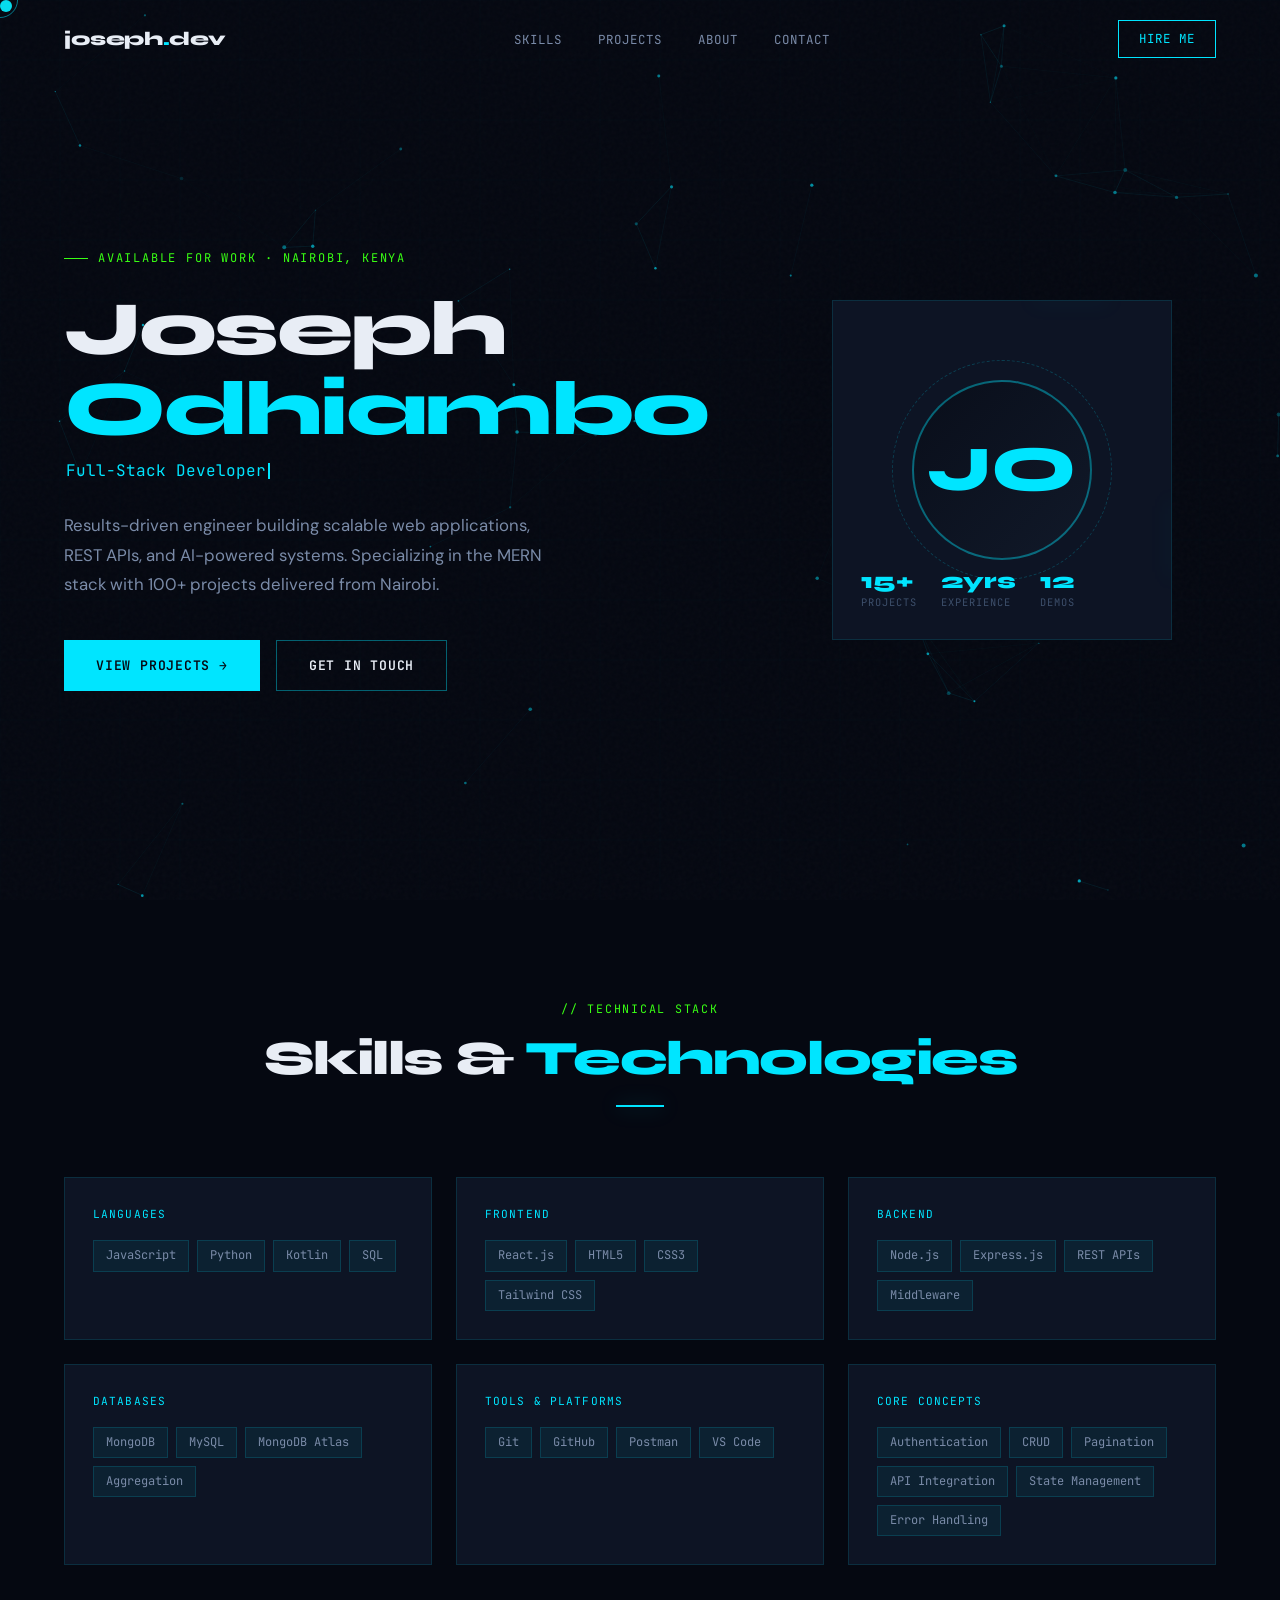
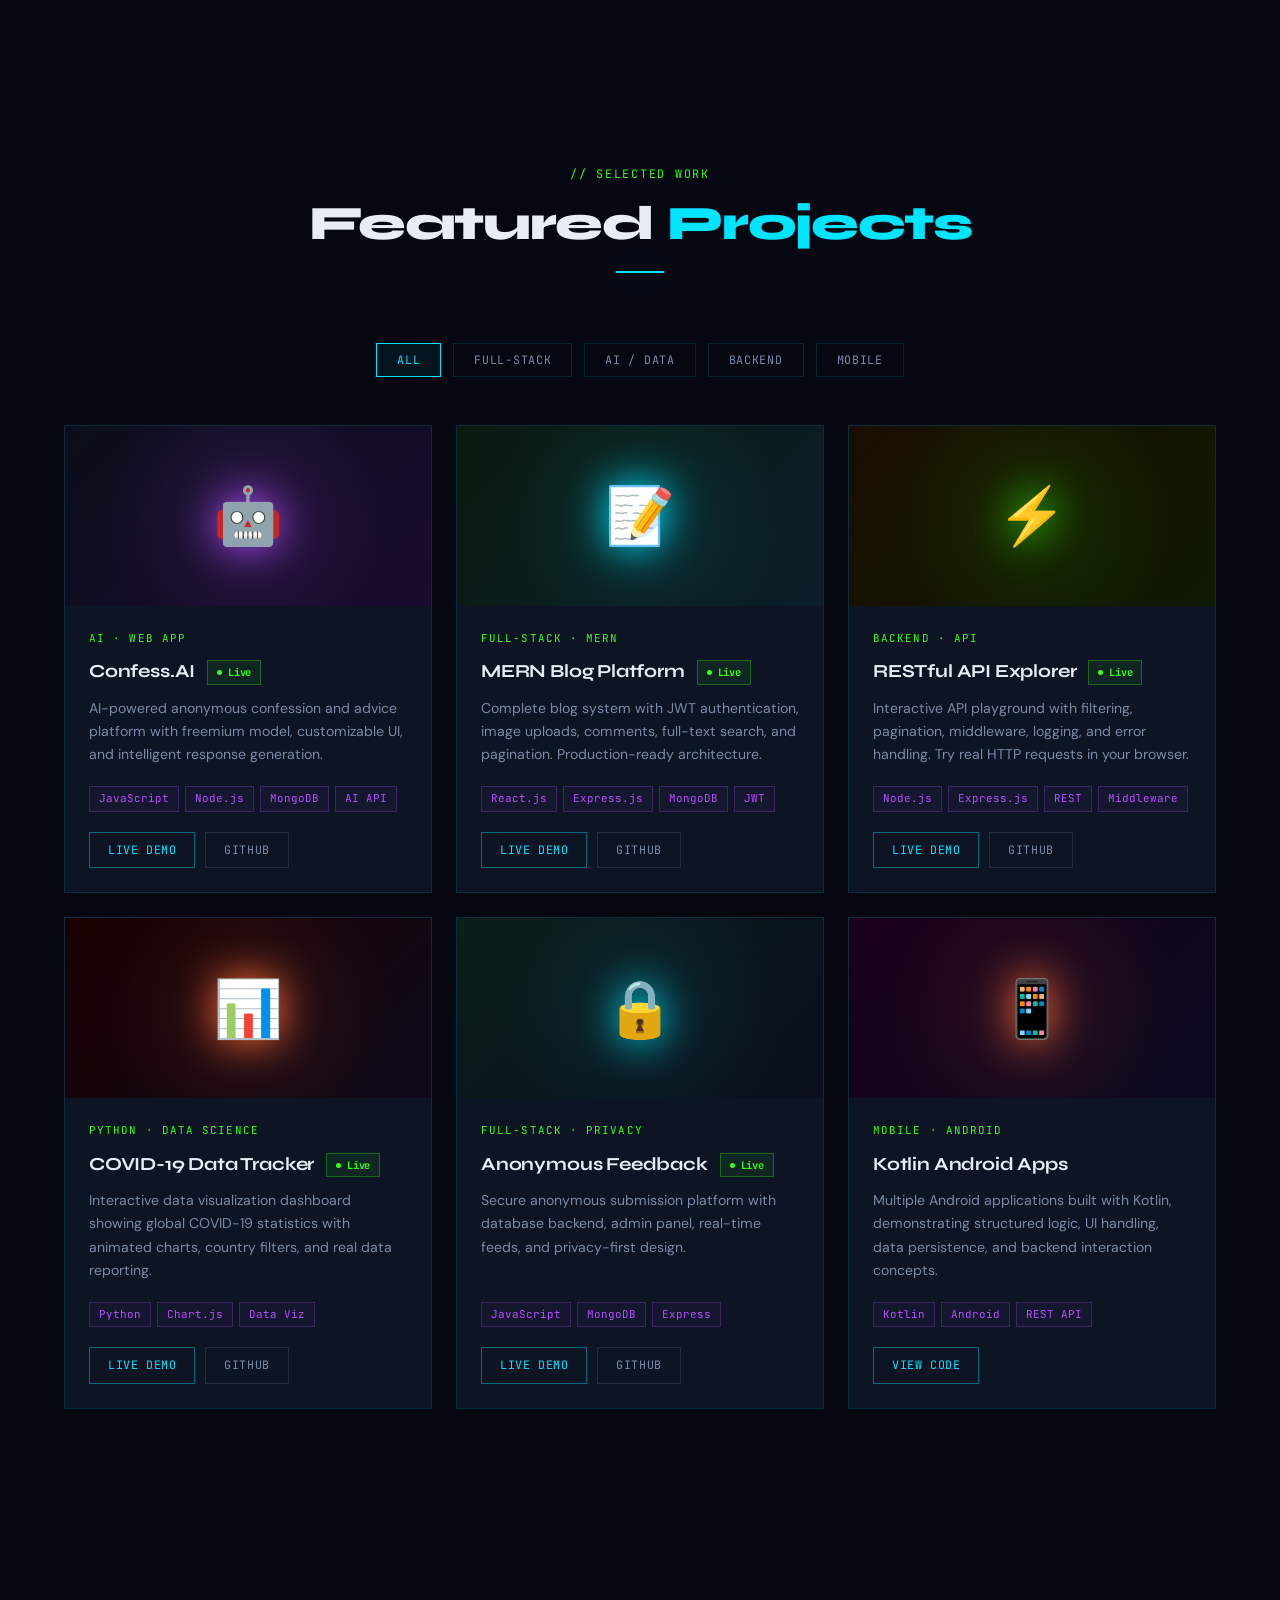
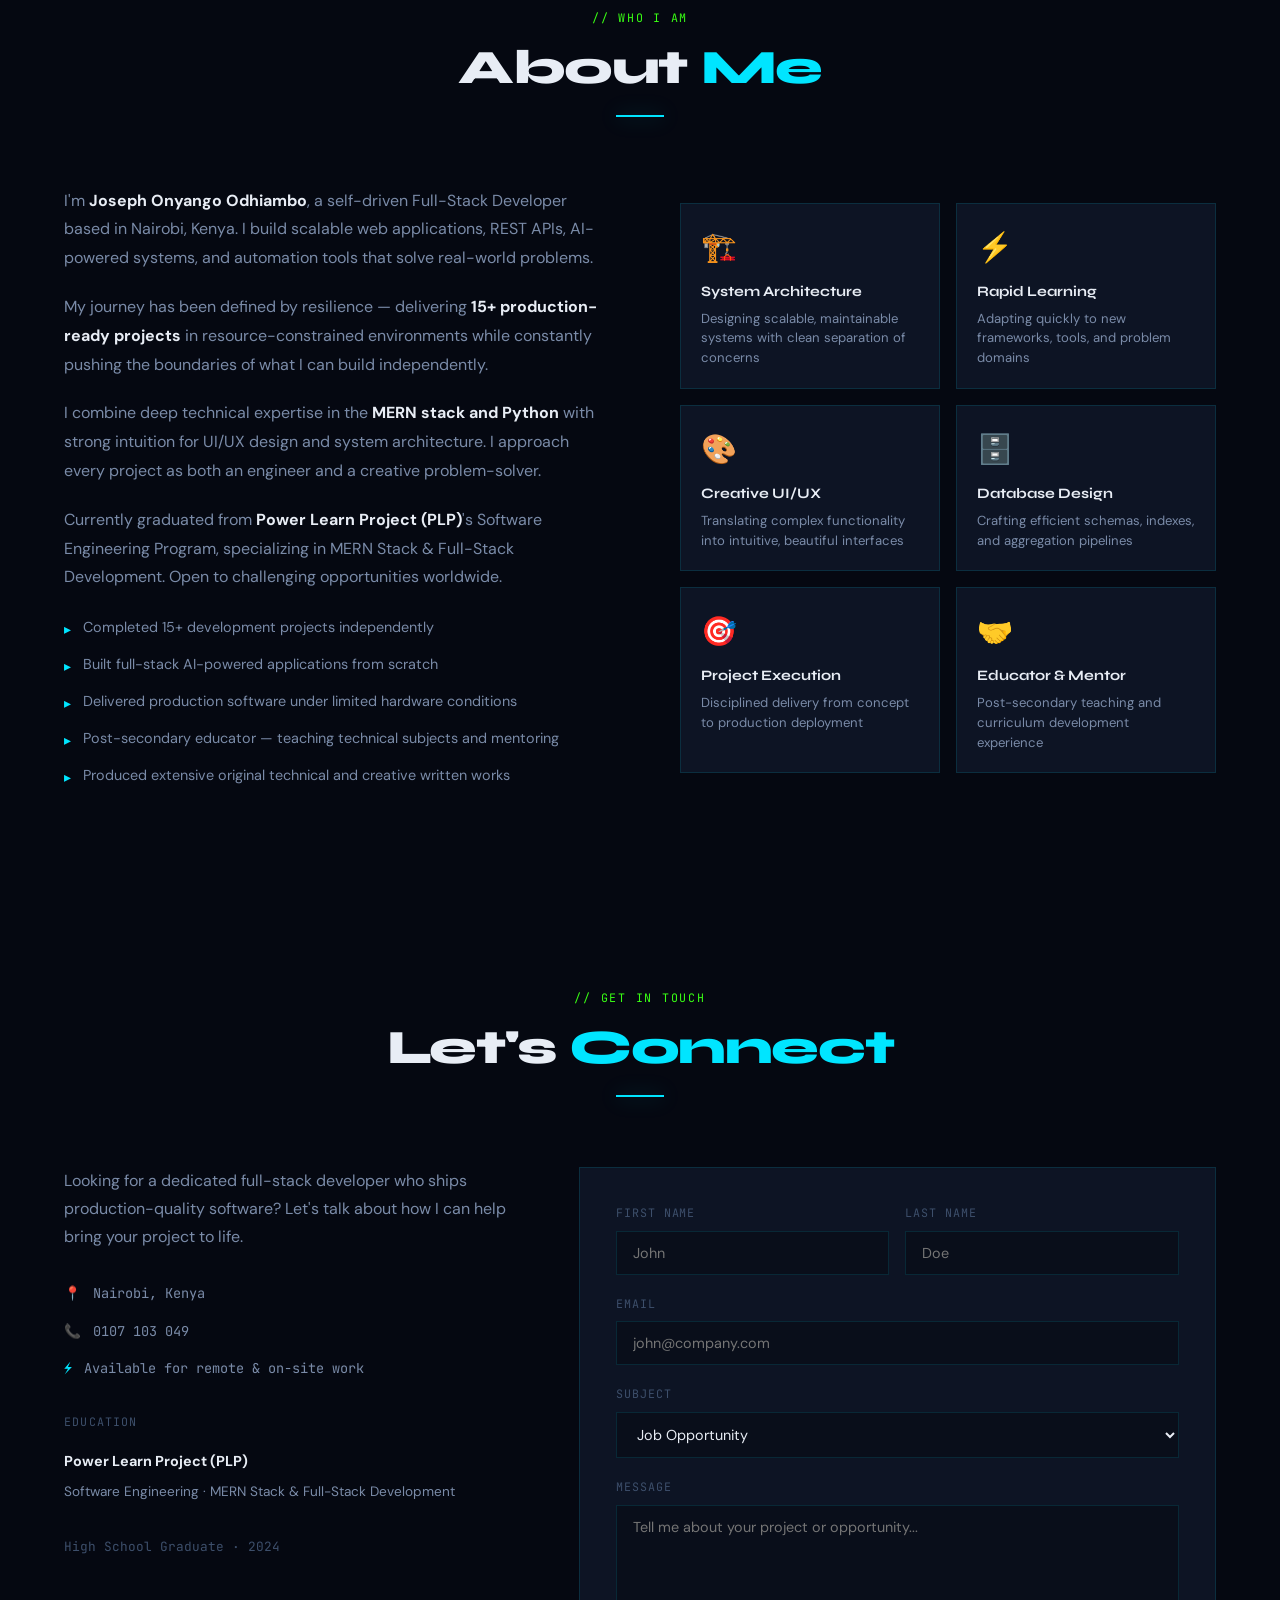
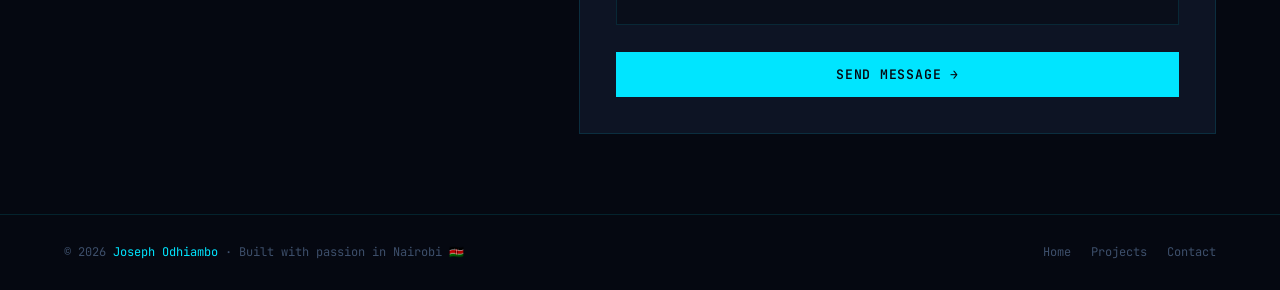
<file: index.html>
<!DOCTYPE html>
<html lang="en">
<head>
  <meta charset="UTF-8" />
  <meta name="viewport" content="width=device-width, initial-scale=1.0" />
  <meta name="description" content="Joseph Onyango Odhiambo — Full-Stack Developer, AI Builder, Software Engineer based in Nairobi, Kenya." />
  <title>Joseph Odhiambo | Full-Stack Developer & AI Builder</title>
  <link rel="stylesheet" href="css/style.css" />
</head>
<body>
<div id="cursor"></div>
<div id="cursor-ring"></div>
<canvas id="bg-canvas"></canvas>
<div class="noise-overlay"></div>

<nav>
  <div class="nav-inner">
    <a href="#hero" class="nav-logo">joseph<span>.</span>dev</a>
    <ul class="nav-links">
      <li><a href="#skills">Skills</a></li>
      <li><a href="#projects">Projects</a></li>
      <li><a href="#about">About</a></li>
      <li><a href="#contact">Contact</a></li>
    </ul>
    <a href="#contact" class="nav-cta">Hire Me</a>
    <button class="hamburger" id="hamburger" aria-label="Menu">
      <span></span><span></span><span></span>
    </button>
  </div>
</nav>

<div class="mobile-nav" id="mobileNav">
  <button class="mobile-nav-close" id="mobileClose">✕</button>
  <a href="#skills">Skills</a>
  <a href="#projects">Projects</a>
  <a href="#about">About</a>
  <a href="#contact">Contact</a>
  <a href="#contact" style="color:var(--accent-cyan)">Hire Me →</a>
</div>

<section id="hero">
  <div class="container">
    <div class="hero-grid">
      <div class="hero-content">
        <p class="hero-tag hero-reveal" style="opacity:0;transform:translateY(20px);transition:all 0.6s ease">Available for work · Nairobi, Kenya</p>
        <h1 class="hero-name hero-reveal" style="opacity:0;transform:translateY(20px);transition:all 0.6s ease">
          <span class="line">Joseph</span>
          <span class="line highlight">Odhiambo</span>
        </h1>
        <p class="hero-title hero-reveal" style="opacity:0;transform:translateY(20px);transition:all 0.6s ease">
          <span class="typed-text">Full-Stack Developer</span><span class="cursor-blink"></span>
        </p>
        <p class="hero-desc hero-reveal" style="opacity:0;transform:translateY(20px);transition:all 0.6s ease">
          Results-driven engineer building scalable web applications, REST APIs, and AI-powered systems. Specializing in the MERN stack with 100+ projects delivered from Nairobi.
        </p>
        <div class="hero-actions hero-reveal" style="opacity:0;transform:translateY(20px);transition:all 0.6s ease">
          <a href="#projects" class="btn-primary">View Projects →</a>
          <a href="#contact" class="btn-secondary">Get in Touch</a>
        </div>
      </div>
      <div class="hero-visual hero-reveal" style="opacity:0;transform:translateY(20px);transition:all 0.8s ease">
        <div class="hero-card">
          <div class="hero-avatar-ring"></div>
          <div class="hero-avatar">JO</div>
          <div class="hero-stats-row">
            <div class="stat-chip">
              <span class="num" data-count="15" data-suffix="+">0+</span>
              <span class="label">Projects</span>
            </div>
            <div class="stat-chip">
              <span class="num" data-count="2" data-suffix="yrs">0yrs</span>
              <span class="label">Experience</span>
            </div>
            <div class="stat-chip">
              <span class="num" data-count="12" data-suffix="">0</span>
              <span class="label">Demos</span>
            </div>
          </div>
        </div>
      </div>
    </div>
  </div>
</section>

<section id="skills">
  <div class="container">
    <div class="section-header reveal">
      <span class="section-tag">// technical stack</span>
      <h2 class="section-title">Skills &amp; <span>Technologies</span></h2>
      <div class="section-divider"></div>
    </div>
    <div class="skills-grid">
      <div class="skill-card reveal reveal-delay-1">
        <div class="skill-card-title">Languages</div>
        <div class="skill-tags">
          <span class="skill-tag">JavaScript</span><span class="skill-tag">Python</span>
          <span class="skill-tag">Kotlin</span><span class="skill-tag">SQL</span>
        </div>
      </div>
      <div class="skill-card reveal reveal-delay-2">
        <div class="skill-card-title">Frontend</div>
        <div class="skill-tags">
          <span class="skill-tag">React.js</span><span class="skill-tag">HTML5</span>
          <span class="skill-tag">CSS3</span><span class="skill-tag">Tailwind CSS</span>
        </div>
      </div>
      <div class="skill-card reveal reveal-delay-3">
        <div class="skill-card-title">Backend</div>
        <div class="skill-tags">
          <span class="skill-tag">Node.js</span><span class="skill-tag">Express.js</span>
          <span class="skill-tag">REST APIs</span><span class="skill-tag">Middleware</span>
        </div>
      </div>
      <div class="skill-card reveal reveal-delay-1">
        <div class="skill-card-title">Databases</div>
        <div class="skill-tags">
          <span class="skill-tag">MongoDB</span><span class="skill-tag">MySQL</span>
          <span class="skill-tag">MongoDB Atlas</span><span class="skill-tag">Aggregation</span>
        </div>
      </div>
      <div class="skill-card reveal reveal-delay-2">
        <div class="skill-card-title">Tools &amp; Platforms</div>
        <div class="skill-tags">
          <span class="skill-tag">Git</span><span class="skill-tag">GitHub</span>
          <span class="skill-tag">Postman</span><span class="skill-tag">VS Code</span>
        </div>
      </div>
      <div class="skill-card reveal reveal-delay-3">
        <div class="skill-card-title">Core Concepts</div>
        <div class="skill-tags">
          <span class="skill-tag">Authentication</span><span class="skill-tag">CRUD</span>
          <span class="skill-tag">Pagination</span><span class="skill-tag">API Integration</span>
          <span class="skill-tag">State Management</span><span class="skill-tag">Error Handling</span>
        </div>
      </div>
    </div>
  </div>
</section>

<section id="projects">
  <div class="container">
    <div class="section-header reveal">
      <span class="section-tag">// selected work</span>
      <h2 class="section-title">Featured <span>Projects</span></h2>
      <div class="section-divider"></div>
    </div>
    <div class="projects-filter reveal">
      <button class="filter-btn active" data-filter="all">All</button>
      <button class="filter-btn" data-filter="fullstack">Full-Stack</button>
      <button class="filter-btn" data-filter="ai">AI / Data</button>
      <button class="filter-btn" data-filter="backend">Backend</button>
      <button class="filter-btn" data-filter="mobile">Mobile</button>
    </div>
    <div class="projects-grid">

      <div class="project-card reveal reveal-delay-1" data-category="ai">
        <div class="project-header" style="background:linear-gradient(135deg,#0a0e1a,#1a0a2e)">
          <div class="project-header-bg" style="background:radial-gradient(circle at 50% 50%,#b44fff,transparent 70%);position:absolute;inset:0;opacity:0.15"></div>
          <span class="project-icon" style="color:#b44fff">🤖</span>
        </div>
        <div class="project-body">
          <span class="project-category">AI · Web App</span>
          <h3 class="project-name">Confess.AI <span class="live-badge">Live</span></h3>
          <p class="project-desc">AI-powered anonymous confession and advice platform with freemium model, customizable UI, and intelligent response generation.</p>
          <div class="project-tech">
            <span class="tech-chip">JavaScript</span><span class="tech-chip">Node.js</span>
            <span class="tech-chip">MongoDB</span><span class="tech-chip">AI API</span>
          </div>
          <div class="project-actions">
            <a href="projects/confess-ai.html" class="btn-project">Live Demo</a>
            <a href="#" class="btn-project" style="border-color:rgba(255,255,255,0.1);color:var(--text-secondary)">GitHub</a>
          </div>
        </div>
      </div>

      <div class="project-card reveal reveal-delay-2" data-category="fullstack">
        <div class="project-header" style="background:linear-gradient(135deg,#0a1a0e,#0a1e2a)">
          <div class="project-header-bg" style="background:radial-gradient(circle at 50% 50%,#00e5ff,transparent 70%);position:absolute;inset:0;opacity:0.1"></div>
          <span class="project-icon" style="color:#00e5ff">📝</span>
        </div>
        <div class="project-body">
          <span class="project-category">Full-Stack · MERN</span>
          <h3 class="project-name">MERN Blog Platform <span class="live-badge">Live</span></h3>
          <p class="project-desc">Complete blog system with JWT authentication, image uploads, comments, full-text search, and pagination. Production-ready architecture.</p>
          <div class="project-tech">
            <span class="tech-chip">React.js</span><span class="tech-chip">Express.js</span>
            <span class="tech-chip">MongoDB</span><span class="tech-chip">JWT</span>
          </div>
          <div class="project-actions">
            <a href="projects/blog-platform.html" class="btn-project">Live Demo</a>
            <a href="#" class="btn-project" style="border-color:rgba(255,255,255,0.1);color:var(--text-secondary)">GitHub</a>
          </div>
        </div>
      </div>

      <div class="project-card reveal reveal-delay-3" data-category="backend">
        <div class="project-header" style="background:linear-gradient(135deg,#1a0e00,#0e1a00)">
          <div class="project-header-bg" style="background:radial-gradient(circle at 50% 50%,#39ff14,transparent 70%);position:absolute;inset:0;opacity:0.1"></div>
          <span class="project-icon" style="color:#39ff14">⚡</span>
        </div>
        <div class="project-body">
          <span class="project-category">Backend · API</span>
          <h3 class="project-name">RESTful API Explorer <span class="live-badge">Live</span></h3>
          <p class="project-desc">Interactive API playground with filtering, pagination, middleware, logging, and error handling. Try real HTTP requests in your browser.</p>
          <div class="project-tech">
            <span class="tech-chip">Node.js</span><span class="tech-chip">Express.js</span>
            <span class="tech-chip">REST</span><span class="tech-chip">Middleware</span>
          </div>
          <div class="project-actions">
            <a href="projects/api-explorer.html" class="btn-project">Live Demo</a>
            <a href="#" class="btn-project" style="border-color:rgba(255,255,255,0.1);color:var(--text-secondary)">GitHub</a>
          </div>
        </div>
      </div>

      <div class="project-card reveal reveal-delay-1" data-category="ai">
        <div class="project-header" style="background:linear-gradient(135deg,#1a0000,#0e0a1a)">
          <div class="project-header-bg" style="background:radial-gradient(circle at 50% 50%,#ff6b35,transparent 70%);position:absolute;inset:0;opacity:0.12"></div>
          <span class="project-icon" style="color:#ff6b35">📊</span>
        </div>
        <div class="project-body">
          <span class="project-category">Python · Data Science</span>
          <h3 class="project-name">COVID-19 Data Tracker <span class="live-badge">Live</span></h3>
          <p class="project-desc">Interactive data visualization dashboard showing global COVID-19 statistics with animated charts, country filters, and real data reporting.</p>
          <div class="project-tech">
            <span class="tech-chip">Python</span><span class="tech-chip">Chart.js</span>
            <span class="tech-chip">Data Viz</span>
          </div>
          <div class="project-actions">
            <a href="projects/covid-tracker.html" class="btn-project">Live Demo</a>
            <a href="#" class="btn-project" style="border-color:rgba(255,255,255,0.1);color:var(--text-secondary)">GitHub</a>
          </div>
        </div>
      </div>

      <div class="project-card reveal reveal-delay-2" data-category="fullstack">
        <div class="project-header" style="background:linear-gradient(135deg,#0a1e1a,#0a0e1e)">
          <div class="project-header-bg" style="background:radial-gradient(circle at 50% 50%,#00e5ff,transparent 70%);position:absolute;inset:0;opacity:0.08"></div>
          <span class="project-icon" style="color:#00e5ff">🔒</span>
        </div>
        <div class="project-body">
          <span class="project-category">Full-Stack · Privacy</span>
          <h3 class="project-name">Anonymous Feedback <span class="live-badge">Live</span></h3>
          <p class="project-desc">Secure anonymous submission platform with database backend, admin panel, real-time feeds, and privacy-first design.</p>
          <div class="project-tech">
            <span class="tech-chip">JavaScript</span><span class="tech-chip">MongoDB</span>
            <span class="tech-chip">Express</span>
          </div>
          <div class="project-actions">
            <a href="projects/feedback-platform.html" class="btn-project">Live Demo</a>
            <a href="#" class="btn-project" style="border-color:rgba(255,255,255,0.1);color:var(--text-secondary)">GitHub</a>
          </div>
        </div>
      </div>

      <div class="project-card reveal reveal-delay-3" data-category="mobile">
        <div class="project-header" style="background:linear-gradient(135deg,#1a001a,#0a0a1e)">
          <div class="project-header-bg" style="background:radial-gradient(circle at 50% 50%,#ff6b35,transparent 70%);position:absolute;inset:0;opacity:0.12"></div>
          <span class="project-icon" style="color:#ff6b35">📱</span>
        </div>
        <div class="project-body">
          <span class="project-category">Mobile · Android</span>
          <h3 class="project-name">Kotlin Android Apps</h3>
          <p class="project-desc">Multiple Android applications built with Kotlin, demonstrating structured logic, UI handling, data persistence, and backend interaction concepts.</p>
          <div class="project-tech">
            <span class="tech-chip">Kotlin</span><span class="tech-chip">Android</span>
            <span class="tech-chip">REST API</span>
          </div>
          <div class="project-actions">
            <a href="#" class="btn-project">View Code</a>
          </div>
        </div>
      </div>

    </div>
  </div>
</section>

<section id="about">
  <div class="container">
    <div class="section-header reveal">
      <span class="section-tag">// who I am</span>
      <h2 class="section-title">About <span>Me</span></h2>
      <div class="section-divider"></div>
    </div>
    <div class="about-grid">
      <div class="about-text reveal">
        <p>I'm <strong>Joseph Onyango Odhiambo</strong>, a self-driven Full-Stack Developer based in Nairobi, Kenya. I build scalable web applications, REST APIs, AI-powered systems, and automation tools that solve real-world problems.</p>
        <p>My journey has been defined by resilience — delivering <strong>15+ production-ready projects</strong> in resource-constrained environments while constantly pushing the boundaries of what I can build independently.</p>
        <p>I combine deep technical expertise in the <strong>MERN stack and Python</strong> with strong intuition for UI/UX design and system architecture. I approach every project as both an engineer and a creative problem-solver.</p>
        <p>Currently graduated from <strong>Power Learn Project (PLP)</strong>'s Software Engineering Program, specializing in MERN Stack &amp; Full-Stack Development. Open to challenging opportunities worldwide.</p>
        <ul class="achievements-list">
          <li>Completed 15+ development projects independently</li>
          <li>Built full-stack AI-powered applications from scratch</li>
          <li>Delivered production software under limited hardware conditions</li>
          <li>Post-secondary educator — teaching technical subjects and mentoring</li>
          <li>Produced extensive original technical and creative written works</li>
        </ul>
      </div>
      <div class="strengths-grid reveal">
        <div class="strength-item"><div class="strength-icon">🏗️</div><div class="strength-title">System Architecture</div><div class="strength-desc">Designing scalable, maintainable systems with clean separation of concerns</div></div>
        <div class="strength-item"><div class="strength-icon">⚡</div><div class="strength-title">Rapid Learning</div><div class="strength-desc">Adapting quickly to new frameworks, tools, and problem domains</div></div>
        <div class="strength-item"><div class="strength-icon">🎨</div><div class="strength-title">Creative UI/UX</div><div class="strength-desc">Translating complex functionality into intuitive, beautiful interfaces</div></div>
        <div class="strength-item"><div class="strength-icon">🗄️</div><div class="strength-title">Database Design</div><div class="strength-desc">Crafting efficient schemas, indexes, and aggregation pipelines</div></div>
        <div class="strength-item"><div class="strength-icon">🎯</div><div class="strength-title">Project Execution</div><div class="strength-desc">Disciplined delivery from concept to production deployment</div></div>
        <div class="strength-item"><div class="strength-icon">🤝</div><div class="strength-title">Educator &amp; Mentor</div><div class="strength-desc">Post-secondary teaching and curriculum development experience</div></div>
      </div>
    </div>
  </div>
</section>

<section id="contact">
  <div class="container">
    <div class="section-header reveal">
      <span class="section-tag">// get in touch</span>
      <h2 class="section-title">Let's <span>Connect</span></h2>
      <div class="section-divider"></div>
    </div>
    <div class="contact-wrapper">
      <div class="contact-info reveal">
        <p>Looking for a dedicated full-stack developer who ships production-quality software? Let's talk about how I can help bring your project to life.</p>
        <div class="contact-detail"><span>📍</span><span>Nairobi, Kenya</span></div>
        <div class="contact-detail"><span>📞</span><span>0107 103 049</span></div>
        <div class="contact-detail"><span>⚡</span><span>Available for remote &amp; on-site work</span></div>
        <div style="margin-top:32px">
          <p style="font-family:var(--font-mono);font-size:0.73rem;color:var(--text-muted);text-transform:uppercase;letter-spacing:0.1em;margin-bottom:16px">Education</p>
          <p style="color:var(--text-secondary);font-size:0.9rem;margin-bottom:6px"><strong style="color:var(--text-primary)">Power Learn Project (PLP)</strong></p>
          <p style="color:var(--text-secondary);font-size:0.85rem">Software Engineering · MERN Stack &amp; Full-Stack Development</p>
          <p style="color:var(--text-muted);font-size:0.8rem;font-family:var(--font-mono)">High School Graduate · 2024</p>
        </div>
      </div>
      <div class="contact-form reveal reveal-delay-2">
        <form id="contactForm">
          <div class="form-row">
            <div class="form-group"><label>First Name</label><input type="text" placeholder="John" required /></div>
            <div class="form-group"><label>Last Name</label><input type="text" placeholder="Doe" required /></div>
          </div>
          <div class="form-group"><label>Email</label><input type="email" placeholder="john@company.com" required /></div>
          <div class="form-group">
            <label>Subject</label>
            <select><option>Job Opportunity</option><option>Freelance Project</option><option>Collaboration</option><option>General Inquiry</option></select>
          </div>
          <div class="form-group"><label>Message</label><textarea placeholder="Tell me about your project or opportunity..." required></textarea></div>
          <button type="submit" class="btn-primary" style="width:100%;justify-content:center">Send Message →</button>
        </form>
        <div class="form-success">✓ Message sent! I will get back to you within 24 hours.</div>
      </div>
    </div>
  </div>
</section>

<footer>
  <div class="footer-inner">
    <p class="footer-copy">© 2026 <span>Joseph Odhiambo</span> · Built with passion in Nairobi 🇰🇪</p>
    <div class="footer-links">
      <a href="#hero">Home</a>
      <a href="#projects">Projects</a>
      <a href="#contact">Contact</a>
    </div>
  </div>
</footer>

<script src="js/particles.js"></script>
<script src="js/main.js"></script>
<script>
window.addEventListener('load', () => {
  setTimeout(() => {
    document.querySelectorAll('.hero-reveal').forEach((el, i) => {
      setTimeout(() => { el.style.opacity='1'; el.style.transform='translateY(0)'; }, i*140);
    });
  }, 300);
});
</script>
</body>
</html>
</file>
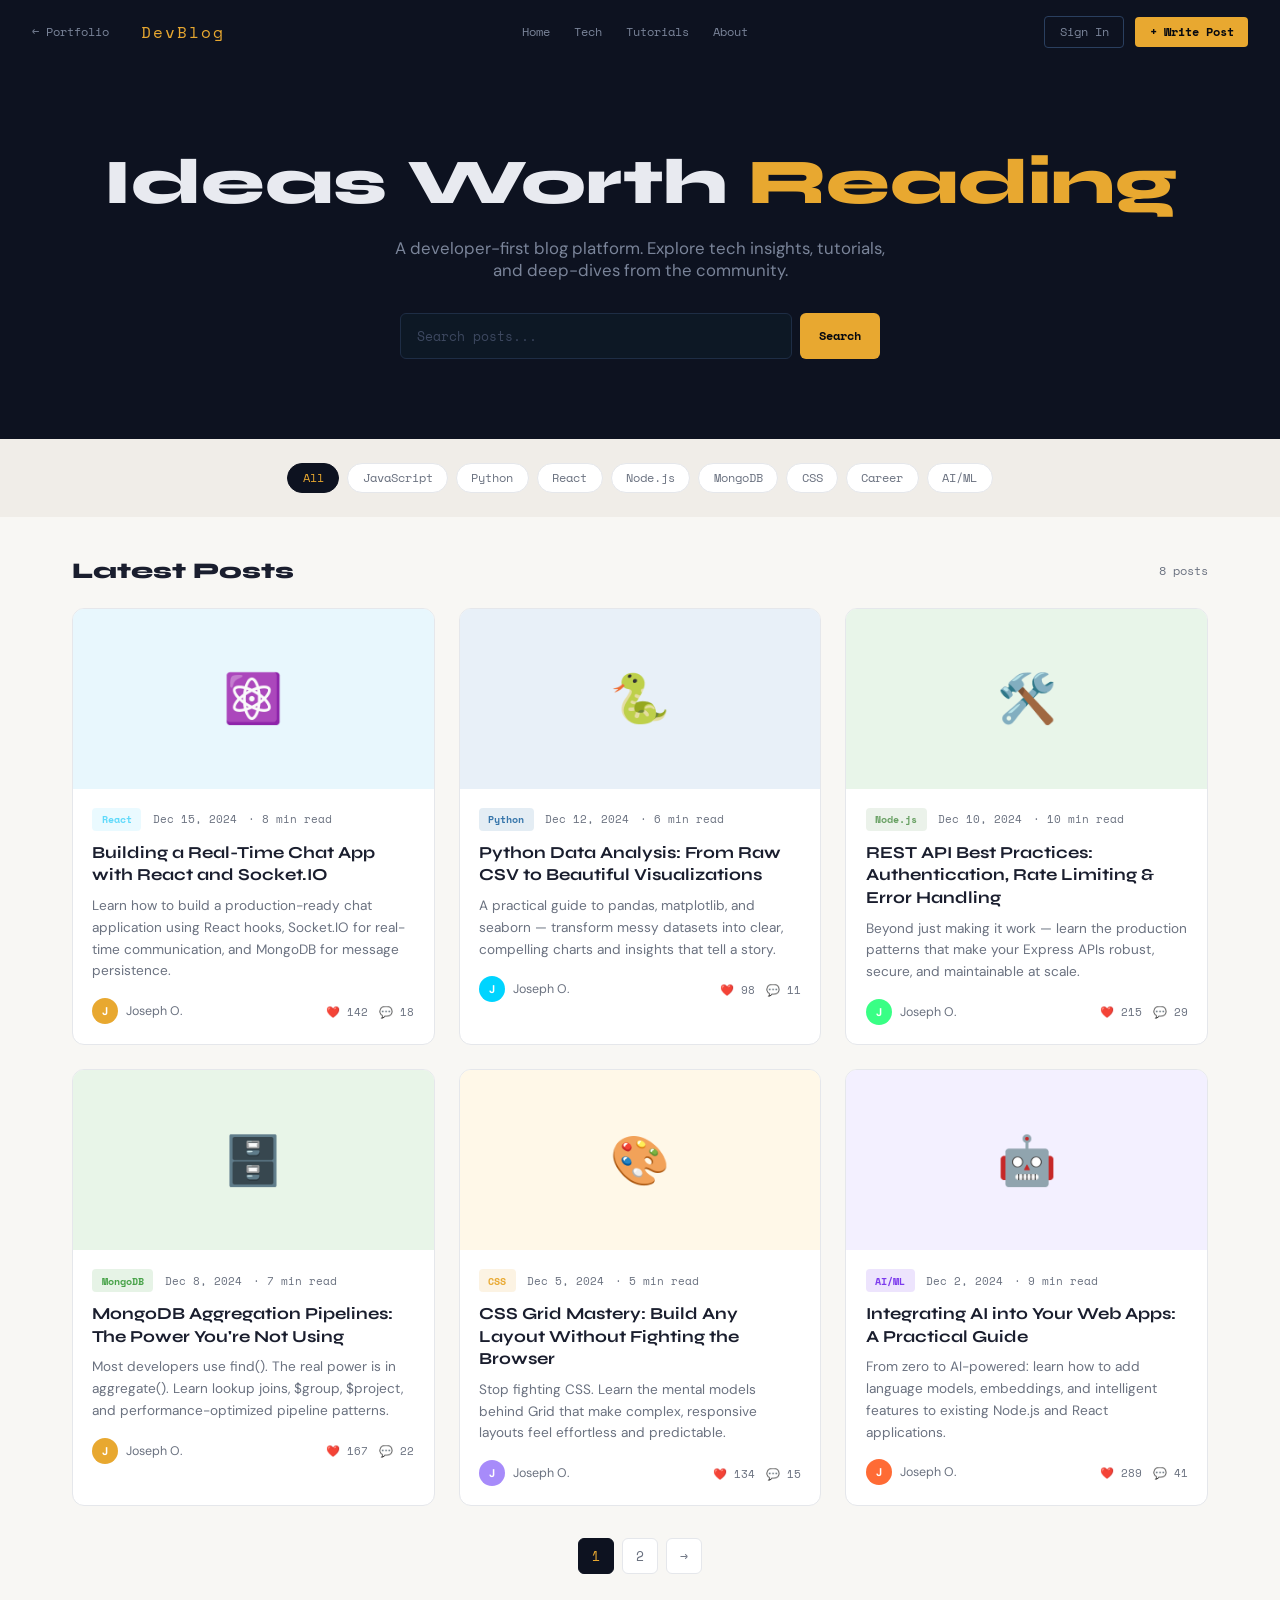
<file: projects/blog-platform/index.html>
<!DOCTYPE html>
<html lang="en">
<head>
  <meta charset="UTF-8"/>
  <meta name="viewport" content="width=device-width, initial-scale=1.0"/>
  <title>DevBlog — Full-Stack MERN Blog Platform</title>
  <link href="https://fonts.googleapis.com/css2?family=Space+Mono:wght@400;700&family=Syne:wght@700;800&family=DM+Sans:wght@300;400;500&display=swap" rel="stylesheet"/>
  <style>
    :root{--bg:#f8f7f4;--card:#fff;--dark:#0d1220;--gold:#e8a830;--cyan:#0077cc;--text:#1a1e2e;--dim:#6b7280;--border:#e5e7eb;--mono:'Space Mono',monospace;--display:'Syne',sans-serif;--body:'DM Sans',sans-serif;}
    *,*::before,*::after{box-sizing:border-box;margin:0;padding:0;}
    body{font-family:var(--body);background:var(--bg);color:var(--text);}
    a{color:inherit;text-decoration:none;}

    /* Header */
    .header{background:var(--dark);padding:1rem 2rem;display:flex;align-items:center;justify-content:space-between;position:sticky;top:0;z-index:100;}
    .logo{font-family:var(--mono);font-size:1rem;color:var(--gold);letter-spacing:2px;}
    .nav{display:flex;gap:1.5rem;align-items:center;}
    .nav a{font-family:var(--mono);font-size:.75rem;color:#7a8499;transition:color .2s;}
    .nav a:hover{color:var(--gold);}
    .auth-area{display:flex;gap:.7rem;align-items:center;}
    .btn-sm{padding:.4rem .9rem;font-family:var(--mono);font-size:.72rem;border-radius:4px;cursor:pointer;border:none;transition:all .2s;}
    .btn-outline{background:transparent;border:1px solid #2a3f5f;color:#7a8499;}
    .btn-outline:hover{border-color:var(--gold);color:var(--gold);}
    .btn-solid{background:var(--gold);color:#060910;font-weight:700;}
    .btn-solid:hover{filter:brightness(1.1);}
    .back-link{font-family:var(--mono);font-size:.72rem;color:#7a8499;margin-right:1rem;}

    /* Views */
    .view{display:none;}
    .view.active{display:block;}

    /* HOME VIEW */
    .hero-blog{background:var(--dark);padding:5rem 2rem;text-align:center;color:#e8eaf0;}
    .hero-blog h1{font-family:var(--display);font-size:clamp(2.5rem,6vw,4rem);font-weight:800;margin-bottom:1rem;}
    .hero-blog h1 span{color:var(--gold);}
    .hero-blog p{color:#7a8499;font-size:1.05rem;max-width:500px;margin:0 auto 2rem;}
    .search-bar{display:flex;max-width:480px;margin:0 auto;gap:.5rem;}
    .search-input{flex:1;padding:.75rem 1rem;background:#0d1825;border:1px solid #1e2d45;border-radius:6px;color:#e8eaf0;font-family:var(--mono);font-size:.82rem;outline:none;}
    .search-input:focus{border-color:var(--gold);}
    .search-input::placeholder{color:#3d4860;}
    .btn-search{padding:.75rem 1.2rem;background:var(--gold);color:#060910;border:none;border-radius:6px;font-family:var(--mono);font-size:.78rem;font-weight:700;cursor:pointer;}

    .categories{display:flex;gap:.5rem;justify-content:center;flex-wrap:wrap;padding:1.5rem;background:#f0ede8;}
    .cat-btn{padding:.35rem .9rem;border-radius:100px;font-family:var(--mono);font-size:.72rem;background:var(--card);border:1px solid var(--border);color:var(--dim);cursor:pointer;transition:all .2s;}
    .cat-btn.active,
    .cat-btn:hover{background:var(--dark);color:var(--gold);border-color:var(--dark);}

    .posts-container{max-width:1200px;margin:0 auto;padding:2.5rem 2rem;}
    .posts-header{display:flex;justify-content:space-between;align-items:center;margin-bottom:1.5rem;}
    .posts-header h2{font-family:var(--display);font-size:1.4rem;font-weight:800;}
    .posts-count{font-family:var(--mono);font-size:.75rem;color:var(--dim);}
    .posts-grid{display:grid;grid-template-columns:repeat(auto-fill,minmax(320px,1fr));gap:1.5rem;}

    .post-card{background:var(--card);border:1px solid var(--border);border-radius:12px;overflow:hidden;transition:all .25s;cursor:pointer;}
    .post-card:hover{transform:translateY(-4px);box-shadow:0 12px 36px rgba(0,0,0,.1);}
    .post-img{height:180px;display:flex;align-items:center;justify-content:center;font-size:3rem;position:relative;}
    .post-body{padding:1.2rem;}
    .post-meta{display:flex;align-items:center;gap:.7rem;margin-bottom:.7rem;}
    .post-category{padding:.2rem .6rem;border-radius:4px;font-family:var(--mono);font-size:.65rem;font-weight:700;}
    .post-date{font-family:var(--mono);font-size:.68rem;color:var(--dim);}
    .post-read-time{font-family:var(--mono);font-size:.68rem;color:var(--dim);}
    .post-card h3{font-family:var(--display);font-size:1.05rem;font-weight:700;margin-bottom:.5rem;line-height:1.35;}
    .post-excerpt{font-size:.85rem;color:var(--dim);line-height:1.6;margin-bottom:1rem;}
    .post-footer{display:flex;align-items:center;justify-content:space-between;}
    .post-author{display:flex;align-items:center;gap:.5rem;}
    .author-avatar{width:26px;height:26px;border-radius:50%;display:flex;align-items:center;justify-content:center;font-size:.7rem;font-weight:700;color:#fff;}
    .author-name{font-size:.78rem;color:var(--dim);}
    .post-stats{display:flex;gap:.7rem;font-family:var(--mono);font-size:.7rem;color:var(--dim);}

    .pagination{display:flex;justify-content:center;gap:.5rem;padding:2rem;align-items:center;}
    .page-btn{width:36px;height:36px;display:flex;align-items:center;justify-content:center;border-radius:6px;font-family:var(--mono);font-size:.8rem;border:1px solid var(--border);cursor:pointer;background:var(--card);color:var(--dim);transition:all .2s;}
    .page-btn.active{background:var(--dark);color:var(--gold);border-color:var(--dark);}
    .page-btn:hover:not(.active){border-color:var(--dark);color:var(--dark);}

    /* POST VIEW */
    .post-view-header{background:var(--dark);padding:3rem 2rem;color:#e8eaf0;}
    .post-view-header .breadcrumb{font-family:var(--mono);font-size:.72rem;color:#7a8499;margin-bottom:1rem;}
    .post-view-header h1{font-family:var(--display);font-size:clamp(1.8rem,4vw,2.8rem);font-weight:800;line-height:1.2;max-width:700px;}
    .post-view-header .post-meta{margin-top:1rem;}
    .post-content-wrap{max-width:760px;margin:0 auto;padding:3rem 2rem;}
    .post-content p{color:#374151;line-height:1.9;font-size:1.02rem;margin-bottom:1.2rem;}
    .post-content h2{font-family:var(--display);font-size:1.5rem;font-weight:800;margin:2rem 0 .8rem;}
    .post-content h3{font-family:var(--display);font-size:1.15rem;font-weight:700;margin:1.5rem 0 .5rem;}
    .post-content pre{background:#0d1220;color:#e8eaf0;padding:1.2rem;border-radius:8px;overflow-x:auto;font-family:var(--mono);font-size:.82rem;line-height:1.7;margin:1.2rem 0;}
    .post-content code{background:#f3f4f6;color:#dc2626;padding:.1rem .3rem;border-radius:3px;font-family:var(--mono);font-size:.85em;}
    .post-content blockquote{border-left:3px solid var(--gold);padding:.8rem 1.2rem;background:#fffbf0;border-radius:0 8px 8px 0;margin:1.2rem 0;color:#4b5563;font-style:italic;}

    .comments-section{max-width:760px;margin:0 auto;padding:2rem;border-top:1px solid var(--border);}
    .comments-section h3{font-family:var(--display);font-size:1.2rem;font-weight:800;margin-bottom:1.5rem;}
    .comment-box{background:var(--card);border:1px solid var(--border);border-radius:10px;padding:1.2rem;margin-bottom:1rem;}
    .comment-header{display:flex;align-items:center;gap:.6rem;margin-bottom:.6rem;}
    .comment-avatar{width:30px;height:30px;border-radius:50%;display:flex;align-items:center;justify-content:center;font-size:.75rem;font-weight:700;color:#fff;flex-shrink:0;}
    .comment-meta{flex:1;}
    .comment-name{font-weight:600;font-size:.88rem;}
    .comment-time{font-family:var(--mono);font-size:.68rem;color:var(--dim);}
    .comment-text{font-size:.88rem;color:#374151;line-height:1.6;}
    .comment-actions{display:flex;gap:1rem;margin-top:.6rem;}
    .comment-btn{font-family:var(--mono);font-size:.68rem;color:var(--dim);background:none;border:none;cursor:pointer;transition:color .2s;}
    .comment-btn:hover{color:var(--cyan);}

    .new-comment{background:var(--card);border:1px solid var(--border);border-radius:10px;padding:1.2rem;margin-top:1.5rem;}
    .new-comment h4{font-family:var(--display);font-size:.95rem;font-weight:700;margin-bottom:1rem;}
    .comment-input-row{display:flex;gap:.7rem;margin-bottom:.8rem;}
    .comment-input{flex:1;padding:.6rem .9rem;border:1px solid var(--border);border-radius:6px;font-family:var(--body);font-size:.88rem;outline:none;background:var(--bg);}
    .comment-input:focus{border-color:var(--gold);}
    .comment-textarea{width:100%;padding:.7rem .9rem;border:1px solid var(--border);border-radius:6px;font-family:var(--body);font-size:.88rem;outline:none;background:var(--bg);resize:none;margin-bottom:.8rem;}
    .comment-textarea:focus{border-color:var(--gold);}
    .btn-comment{padding:.6rem 1.4rem;background:var(--dark);color:var(--gold);font-family:var(--mono);font-size:.78rem;font-weight:700;border:none;border-radius:6px;cursor:pointer;transition:all .2s;}
    .btn-comment:hover{background:var(--gold);color:var(--dark);}

    @media(max-width:768px){.posts-grid{grid-template-columns:1fr;}.nav{display:none;}.hero-blog{padding:3rem 1.5rem;}}
  </style>
</head>
<body>

  <div class="header">
    <div style="display:flex;align-items:center;gap:1rem;">
      <a href="../../index.html" class="back-link">← Portfolio</a>
      <div class="logo">DevBlog</div>
    </div>
    <nav class="nav">
      <a href="#" onclick="showView('home')">Home</a>
      <a href="#">Tech</a>
      <a href="#">Tutorials</a>
      <a href="#">About</a>
    </nav>
    <div class="auth-area">
      <button class="btn-sm btn-outline" onclick="toggleAuth()">Sign In</button>
      <button class="btn-sm btn-solid" onclick="showWritePost()">+ Write Post</button>
    </div>
  </div>

  <!-- HOME VIEW -->
  <div class="view active" id="view-home">
    <div class="hero-blog">
      <h1>Ideas Worth <span>Reading</span></h1>
      <p>A developer-first blog platform. Explore tech insights, tutorials, and deep-dives from the community.</p>
      <div class="search-bar">
        <input class="search-input" id="searchInput" type="text" placeholder="Search posts..." oninput="filterPosts()"/>
        <button class="btn-search">Search</button>
      </div>
    </div>
    <div class="categories" id="categoryBar"></div>
    <div class="posts-container">
      <div class="posts-header">
        <h2 id="feedHeading">Latest Posts</h2>
        <span class="posts-count" id="postsCount"></span>
      </div>
      <div class="posts-grid" id="postsGrid"></div>
      <div class="pagination" id="pagination"></div>
    </div>
  </div>

  <!-- POST VIEW -->
  <div class="view" id="view-post">
    <div class="post-view-header" id="postViewHeader"></div>
    <div class="post-content-wrap">
      <div class="post-content" id="postViewContent"></div>
    </div>
    <div class="comments-section">
      <h3 id="commentsHeading">Comments (3)</h3>
      <div id="commentsContainer"></div>
      <div class="new-comment">
        <h4>Leave a Comment</h4>
        <div class="comment-input-row">
          <input class="comment-input" id="commenterName" placeholder="Your name" />
          <input class="comment-input" id="commenterEmail" placeholder="Email (optional)" />
        </div>
        <textarea class="comment-textarea" id="commentText" rows="3" placeholder="Share your thoughts..."></textarea>
        <button class="btn-comment" onclick="submitComment()">Post Comment →</button>
      </div>
    </div>
  </div>

  <script>
    const cats = ['All','JavaScript','Python','React','Node.js','MongoDB','CSS','Career','AI/ML'];
    let activeCategory = 'All';
    let currentPage = 1;
    const PER_PAGE = 6;
    let currentPost = null;

    const posts = [
      { id:1, emoji:'⚛️', color:'#61dafb', bg:'#e8f7fd', category:'React', date:'Dec 15, 2024', read:'8 min', title:'Building a Real-Time Chat App with React and Socket.IO', excerpt:'Learn how to build a production-ready chat application using React hooks, Socket.IO for real-time communication, and MongoDB for message persistence.', author:'Joseph O.', authorColor:'#e8a830', likes:142, comments:18, content: `
        <p>Real-time applications are everywhere — from WhatsApp to Slack, they've become the backbone of modern communication. In this tutorial, we'll build a full-featured chat app from scratch.</p>
        <h2>Setting Up the Stack</h2>
        <p>We'll use React on the frontend, Node.js/Express with Socket.IO on the backend, and MongoDB to persist messages.</p>
        <pre>npm install express socket.io mongoose cors dotenv
npm install -D nodemon</pre>
        <h2>The Socket Server</h2>
        <pre>const io = require('socket.io')(server, { cors: { origin: '*' } });
io.on('connection', (socket) => {
  socket.on('message', async (data) => {
    await Message.create(data);
    io.emit('message', data);
  });
});</pre>
        <h2>React Hook for Socket</h2>
        <pre>const useSocket = (url) => {
  const [messages, setMessages] = useState([]);
  useEffect(() => {
    const socket = io(url);
    socket.on('message', (msg) => {
      setMessages(prev => [...prev, msg]);
    });
    return () => socket.disconnect();
  }, [url]);
  return messages;
};</pre>
        <blockquote>"The best real-time apps feel invisible — the technology disappears, and only the human connection remains."</blockquote>
        <p>With this architecture, you can scale to thousands of concurrent users using Redis for Socket.IO adapters and horizontal scaling on your Node.js instances.</p>
        <h3>Optimizing for Performance</h3>
        <p>Message pagination, lazy loading, and virtualized lists are crucial for chat apps with large message histories. Consider implementing cursor-based pagination on your MongoDB queries.</p>` },
      { id:2, emoji:'🐍', color:'#3776ab', bg:'#e8f0f8', category:'Python', date:'Dec 12, 2024', read:'6 min', title:'Python Data Analysis: From Raw CSV to Beautiful Visualizations', excerpt:'A practical guide to pandas, matplotlib, and seaborn — transform messy datasets into clear, compelling charts and insights that tell a story.', author:'Joseph O.', authorColor:'#00d4ff', likes:98, comments:11, content:`
        <p>Data tells stories. But raw data tells nothing — it needs a storyteller. Python gives you the tools to be that storyteller.</p>
        <h2>Loading and Cleaning Data</h2>
        <pre>import pandas as pd
import matplotlib.pyplot as plt
import seaborn as sns

df = pd.read_csv('data.csv')
df.dropna(inplace=True)
df['date'] = pd.to_datetime(df['date'])</pre>
        <h2>Exploratory Analysis</h2>
        <pre>print(df.describe())
print(df.isnull().sum())
print(df['category'].value_counts())</pre>
        <blockquote>"In God we trust, all others must bring data." — W. Edwards Deming</blockquote>
        <p>Understanding your data distribution before building models or charts saves enormous time. Always start with .describe() and .isnull().</p>
        <h2>Beautiful Charts</h2>
        <pre>plt.figure(figsize=(12, 6))
sns.lineplot(data=df, x='date', y='value', hue='category')
plt.title('Trend Analysis', fontsize=16, fontweight='bold')
plt.tight_layout()
plt.savefig('output.png', dpi=300)</pre>` },
      { id:3, emoji:'🛠️', color:'#68a063', bg:'#e8f5e9', category:'Node.js', date:'Dec 10, 2024', read:'10 min', title:'REST API Best Practices: Authentication, Rate Limiting & Error Handling', excerpt:'Beyond just making it work — learn the production patterns that make your Express APIs robust, secure, and maintainable at scale.', author:'Joseph O.', authorColor:'#39ff85', likes:215, comments:29, content:`
        <p>Anyone can write a REST API. Writing one that's production-ready is a different discipline entirely. Let's explore the patterns that matter.</p>
        <h2>JWT Authentication Middleware</h2>
        <pre>const authenticateToken = (req, res, next) => {
  const authHeader = req.headers['authorization'];
  const token = authHeader && authHeader.split(' ')[1];
  if (!token) return res.sendStatus(401);
  jwt.verify(token, process.env.JWT_SECRET, (err, user) => {
    if (err) return res.sendStatus(403);
    req.user = user;
    next();
  });
};</pre>
        <h2>Rate Limiting</h2>
        <pre>const rateLimit = require('express-rate-limit');
const limiter = rateLimit({
  windowMs: 15 * 60 * 1000,
  max: 100,
  message: { error: 'Too many requests, slow down.' }
});
app.use('/api/', limiter);</pre>
        <h2>Centralized Error Handler</h2>
        <pre>app.use((err, req, res, next) => {
  const status = err.status || 500;
  res.status(status).json({
    success: false,
    message: err.message || 'Internal Server Error',
    ...(process.env.NODE_ENV === 'dev' && { stack: err.stack })
  });
});</pre>` },
      { id:4, emoji:'🗄️', color:'#47a248', bg:'#e8f5e8', category:'MongoDB', date:'Dec 8, 2024', read:'7 min', title:'MongoDB Aggregation Pipelines: The Power You\'re Not Using', excerpt:'Most developers use find(). The real power is in aggregate(). Learn lookup joins, $group, $project, and performance-optimized pipeline patterns.', author:'Joseph O.', authorColor:'#e8a830', likes:167, comments:22, content:`
        <p>If you've only used MongoDB's find() method, you've been using a supercar in first gear. Aggregation pipelines unlock the full engine.</p>
        <h2>Basic Pipeline Structure</h2>
        <pre>db.orders.aggregate([
  { $match: { status: 'completed', date: { $gte: new Date('2024-01-01') } } },
  { $group: { _id: '$userId', total: { $sum: '$amount' }, count: { $sum: 1 } } },
  { $sort: { total: -1 } },
  { $limit: 10 }
]);</pre>
        <h2>Lookup (JOIN) Operations</h2>
        <pre>{ $lookup: {
    from: 'users',
    localField: 'userId',
    foreignField: '_id',
    as: 'user'
  }
},
{ $unwind: '$user' }</pre>
        <blockquote>Index your $match fields. Always. An unindexed aggregation on a large collection will bring your server to its knees.</blockquote>` },
      { id:5, emoji:'🎨', color:'#e8a830', bg:'#fff8e8', category:'CSS', date:'Dec 5, 2024', read:'5 min', title:'CSS Grid Mastery: Build Any Layout Without Fighting the Browser', excerpt:'Stop fighting CSS. Learn the mental models behind Grid that make complex, responsive layouts feel effortless and predictable.', author:'Joseph O.', authorColor:'#a78bfa', likes:134, comments:15, content:`
        <p>CSS Grid isn't just a layout tool — it's a new way of thinking about space on the web. Once it clicks, you'll never go back.</p>
        <h2>The Key Mental Model</h2>
        <p>Grid is about defining the <em>space first</em>, then placing content into it. This is fundamentally different from Flexbox, which is content-first.</p>
        <pre>.grid {
  display: grid;
  grid-template-columns: repeat(auto-fill, minmax(280px, 1fr));
  gap: 1.5rem;
}</pre>
        <h2>Named Template Areas</h2>
        <pre>.layout {
  grid-template-areas:
    "header header header"
    "sidebar main main"
    "footer footer footer";
}
.header { grid-area: header; }
.sidebar { grid-area: sidebar; }
.main { grid-area: main; }</pre>` },
      { id:6, emoji:'🤖', color:'#7c3aed', bg:'#f3f0ff', category:'AI/ML', date:'Dec 2, 2024', read:'9 min', title:'Integrating AI into Your Web Apps: A Practical Guide', excerpt:'From zero to AI-powered: learn how to add language models, embeddings, and intelligent features to existing Node.js and React applications.', author:'Joseph O.', authorColor:'#ff6b35', likes:289, comments:41, content:`
        <p>AI integration doesn't require a PhD. With modern APIs, you can add intelligence to your apps in an afternoon.</p>
        <h2>Setting Up API Calls</h2>
        <pre>const callAI = async (prompt, systemPrompt) => {
  const response = await fetch('https://api.anthropic.com/v1/messages', {
    method: 'POST',
    headers: {
      'Content-Type': 'application/json',
      'anthropic-version': '2023-06-01'
    },
    body: JSON.stringify({
      model: 'claude-sonnet-4-20250514',
      max_tokens: 1024,
      system: systemPrompt,
      messages: [{ role: 'user', content: prompt }]
    })
  });
  const data = await response.json();
  return data.content[0].text;
};</pre>
        <h2>Streaming Responses</h2>
        <p>For better UX, stream the AI response token by token instead of waiting for the full response. Users see output immediately.</p>
        <pre>// Server-Sent Events pattern
res.setHeader('Content-Type', 'text/event-stream');
res.setHeader('Cache-Control', 'no-cache');
// stream tokens as they arrive...</pre>` },
      { id:7, emoji:'💼', color:'#0077cc', bg:'#e8f0f8', category:'Career', date:'Nov 28, 2024', read:'6 min', title:'From Self-Taught to Employed: What Actually Works in 2024', excerpt:'An honest look at the job search landscape for developers — what recruiters actually look for, how to stand out, and common mistakes to avoid.', author:'Joseph O.', authorColor:'#e8a830', likes:321, comments:56, content:`<p>Landing your first dev job is harder than learning to code. Here's what no bootcamp tells you.</p><h2>Build Things That Work</h2><p>Recruiters don't care about your tutorial projects. They care about problems you solved. Build one thing that actually works for real users — even 10 users. That beats 20 to-do list clones.</p><h2>GitHub Activity Matters</h2><p>Daily commits signal consistency. Not quantity — consistency. A few meaningful commits per week over 6 months reads better than a burst and silence.</p><blockquote>Your portfolio is a proof of work, not a resumé of aspirations. Ship things.</blockquote>` },
      { id:8, emoji:'⚡', color:'#f59e0b', bg:'#fffbeb', category:'JavaScript', date:'Nov 25, 2024', read:'7 min', title:'JavaScript Performance: 10 Patterns That Actually Matter', excerpt:'Stop micro-optimizing strings. Learn the performance patterns that have measurable impact — memory management, rendering, and async efficiency.', author:'Joseph O.', authorColor:'#39ff85', likes:178, comments:24, content:`<p>90% of JS performance advice online is cargo-cult. Here are patterns with actual measurable impact.</p><h2>Avoid Layout Thrashing</h2><pre>// Bad - forces multiple reflows
elements.forEach(el => {
  el.style.height = el.offsetHeight + 'px'; // READ then WRITE
});
// Good - batch reads then writes
const heights = elements.map(el => el.offsetHeight); // batch reads
heights.forEach((h, i) => elements[i].style.height = h + 'px'); // batch writes</pre><h2>Debounce vs Throttle</h2><pre>const debounce = (fn, delay) => {
  let timer;
  return (...args) => {
    clearTimeout(timer);
    timer = setTimeout(() => fn(...args), delay);
  };
};</pre>` }
    ];

    const comments = [
      { name:'Amara K.', color:'#e8a830', time:'2 hours ago', text:'This is exactly what I needed. The Socket.IO hook pattern is clean — I\'ve been doing it wrong this whole time.' },
      { name:'Dev Ng.', color:'#00d4ff', time:'5 hours ago', text:'Great write-up. Worth mentioning Redis adapter for Socket.IO when scaling horizontally across multiple Node instances.' },
      { name:'Sarah M.', color:'#39ff85', time:'1 day ago', text:'Bookmarked. The part about message pagination is underrated — most tutorials skip it and then wonder why chat apps slow down.' }
    ];

    function renderCategories() {
      document.getElementById('categoryBar').innerHTML = cats.map(c =>
        `<button class="cat-btn ${c===activeCategory?'active':''}" onclick="filterByCategory('${c}')">${c}</button>`
      ).join('');
    }

    function filterByCategory(cat) {
      activeCategory = cat;
      currentPage = 1;
      renderCategories();
      renderPosts();
    }

    function filterPosts() {
      currentPage = 1;
      renderPosts();
    }

    function getFilteredPosts() {
      const q = document.getElementById('searchInput')?.value.toLowerCase()||'';
      return posts.filter(p =>
        (activeCategory==='All'||p.category===activeCategory) &&
        (!q || p.title.toLowerCase().includes(q) || p.excerpt.toLowerCase().includes(q))
      );
    }

    function renderPosts() {
      const filtered = getFilteredPosts();
      const total = filtered.length;
      const paged = filtered.slice((currentPage-1)*PER_PAGE, currentPage*PER_PAGE);
      document.getElementById('postsCount').textContent = `${total} post${total!==1?'s':''}`;
      document.getElementById('feedHeading').textContent = activeCategory==='All'?'Latest Posts':activeCategory+' Posts';
      document.getElementById('postsGrid').innerHTML = paged.map(p => `
        <div class="post-card" onclick="openPost(${p.id})">
          <div class="post-img" style="background:${p.bg};color:${p.color}">${p.emoji}</div>
          <div class="post-body">
            <div class="post-meta">
              <span class="post-category" style="background:${p.color}22;color:${p.color}">${p.category}</span>
              <span class="post-date">${p.date}</span>
              <span class="post-read-time">· ${p.read} read</span>
            </div>
            <h3>${p.title}</h3>
            <p class="post-excerpt">${p.excerpt}</p>
            <div class="post-footer">
              <div class="post-author">
                <div class="author-avatar" style="background:${p.authorColor}">${p.author[0]}</div>
                <span class="author-name">${p.author}</span>
              </div>
              <div class="post-stats">
                <span>❤️ ${p.likes}</span>
                <span>💬 ${p.comments}</span>
              </div>
            </div>
          </div>
        </div>`).join('');
      renderPagination(Math.ceil(total/PER_PAGE));
    }

    function renderPagination(totalPages) {
      const pg = document.getElementById('pagination');
      if (totalPages<=1){pg.innerHTML='';return;}
      let html = '';
      if(currentPage>1) html+=`<button class="page-btn" onclick="goPage(${currentPage-1})">←</button>`;
      for(let i=1;i<=totalPages;i++) html+=`<button class="page-btn ${i===currentPage?'active':''}" onclick="goPage(${i})">${i}</button>`;
      if(currentPage<totalPages) html+=`<button class="page-btn" onclick="goPage(${currentPage+1})">→</button>`;
      pg.innerHTML = html;
    }

    function goPage(p){currentPage=p;renderPosts();window.scrollTo({top:0,behavior:'smooth'});}

    function openPost(id) {
      const post = posts.find(p=>p.id===id);
      if(!post) return;
      currentPost = post;
      document.getElementById('postViewHeader').innerHTML = `
        <div class="breadcrumb" style="max-width:900px;margin:0 auto;cursor:pointer" onclick="showView('home')">← Back to posts</div>
        <div style="max-width:900px;margin:0 auto;">
          <div class="post-meta" style="display:flex;gap:.8rem;align-items:center;margin-bottom:.8rem;">
            <span class="post-category" style="padding:.2rem .6rem;border-radius:4px;font-family:var(--mono);font-size:.65rem;background:${post.color}33;color:${post.color}">${post.category}</span>
            <span style="font-family:var(--mono);font-size:.7rem;color:#7a8499">${post.date}</span>
            <span style="font-family:var(--mono);font-size:.7rem;color:#7a8499">· ${post.read} read</span>
          </div>
          <h1>${post.title}</h1>
          <div style="display:flex;align-items:center;gap:.7rem;margin-top:1rem;">
            <div class="author-avatar" style="width:34px;height:34px;background:${post.authorColor};border-radius:50%;display:flex;align-items:center;justify-content:center;font-size:.8rem;color:#fff;flex-shrink:0">${post.author[0]}</div>
            <div>
              <div style="font-size:.88rem;color:#e8eaf0">${post.author}</div>
              <div style="font-family:var(--mono);font-size:.68rem;color:#7a8499">Full-Stack Developer · Nairobi, Kenya</div>
            </div>
            <div style="display:flex;gap:.8rem;margin-left:auto;font-family:var(--mono);font-size:.72rem;color:#7a8499">
              <span>❤️ ${post.likes}</span><span>💬 ${post.comments}</span>
            </div>
          </div>
        </div>`;
      document.getElementById('postViewContent').innerHTML = post.content;
      document.getElementById('commentsHeading').textContent = `Comments (${comments.length})`;
      renderComments();
      showView('post');
      window.scrollTo({top:0,behavior:'smooth'});
    }

    function renderComments() {
      document.getElementById('commentsContainer').innerHTML = comments.map(c=>`
        <div class="comment-box">
          <div class="comment-header">
            <div class="comment-avatar" style="background:${c.color}">${c.name[0]}</div>
            <div class="comment-meta">
              <div class="comment-name">${c.name}</div>
              <div class="comment-time">${c.time}</div>
            </div>
          </div>
          <div class="comment-text">${c.text}</div>
          <div class="comment-actions">
            <button class="comment-btn" onclick="this.textContent=this.textContent.includes('👍')?'👍 1':'👍 0'">👍 0</button>
            <button class="comment-btn">Reply</button>
          </div>
        </div>`).join('');
    }

    function submitComment() {
      const name = document.getElementById('commenterName').value.trim();
      const text = document.getElementById('commentText').value.trim();
      if(!name||!text){alert('Please enter your name and comment.');return;}
      const colors=['#e8a830','#00d4ff','#39ff85','#a78bfa'];
      comments.unshift({name,color:colors[Math.floor(Math.random()*colors.length)],time:'Just now',text});
      document.getElementById('commenterName').value='';
      document.getElementById('commentText').value='';
      document.getElementById('commentsHeading').textContent=`Comments (${comments.length})`;
      renderComments();
    }

    function showView(name) {
      document.querySelectorAll('.view').forEach(v=>v.classList.remove('active'));
      document.getElementById('view-'+name).classList.add('active');
      window.scrollTo({top:0,behavior:'smooth'});
    }

    function toggleAuth() {
      const name = prompt('Enter your username to sign in (demo):');
      if(name) alert(`Welcome back, ${name}! 👋`);
    }

    function showWritePost() {
      const title = prompt('Post title (demo):');
      if(title) alert(`Post "${title}" saved as draft! In full version, this opens a rich text editor.`);
    }

    // Init
    renderCategories();
    renderPosts();
  </script>
</body>
</html>
</file>
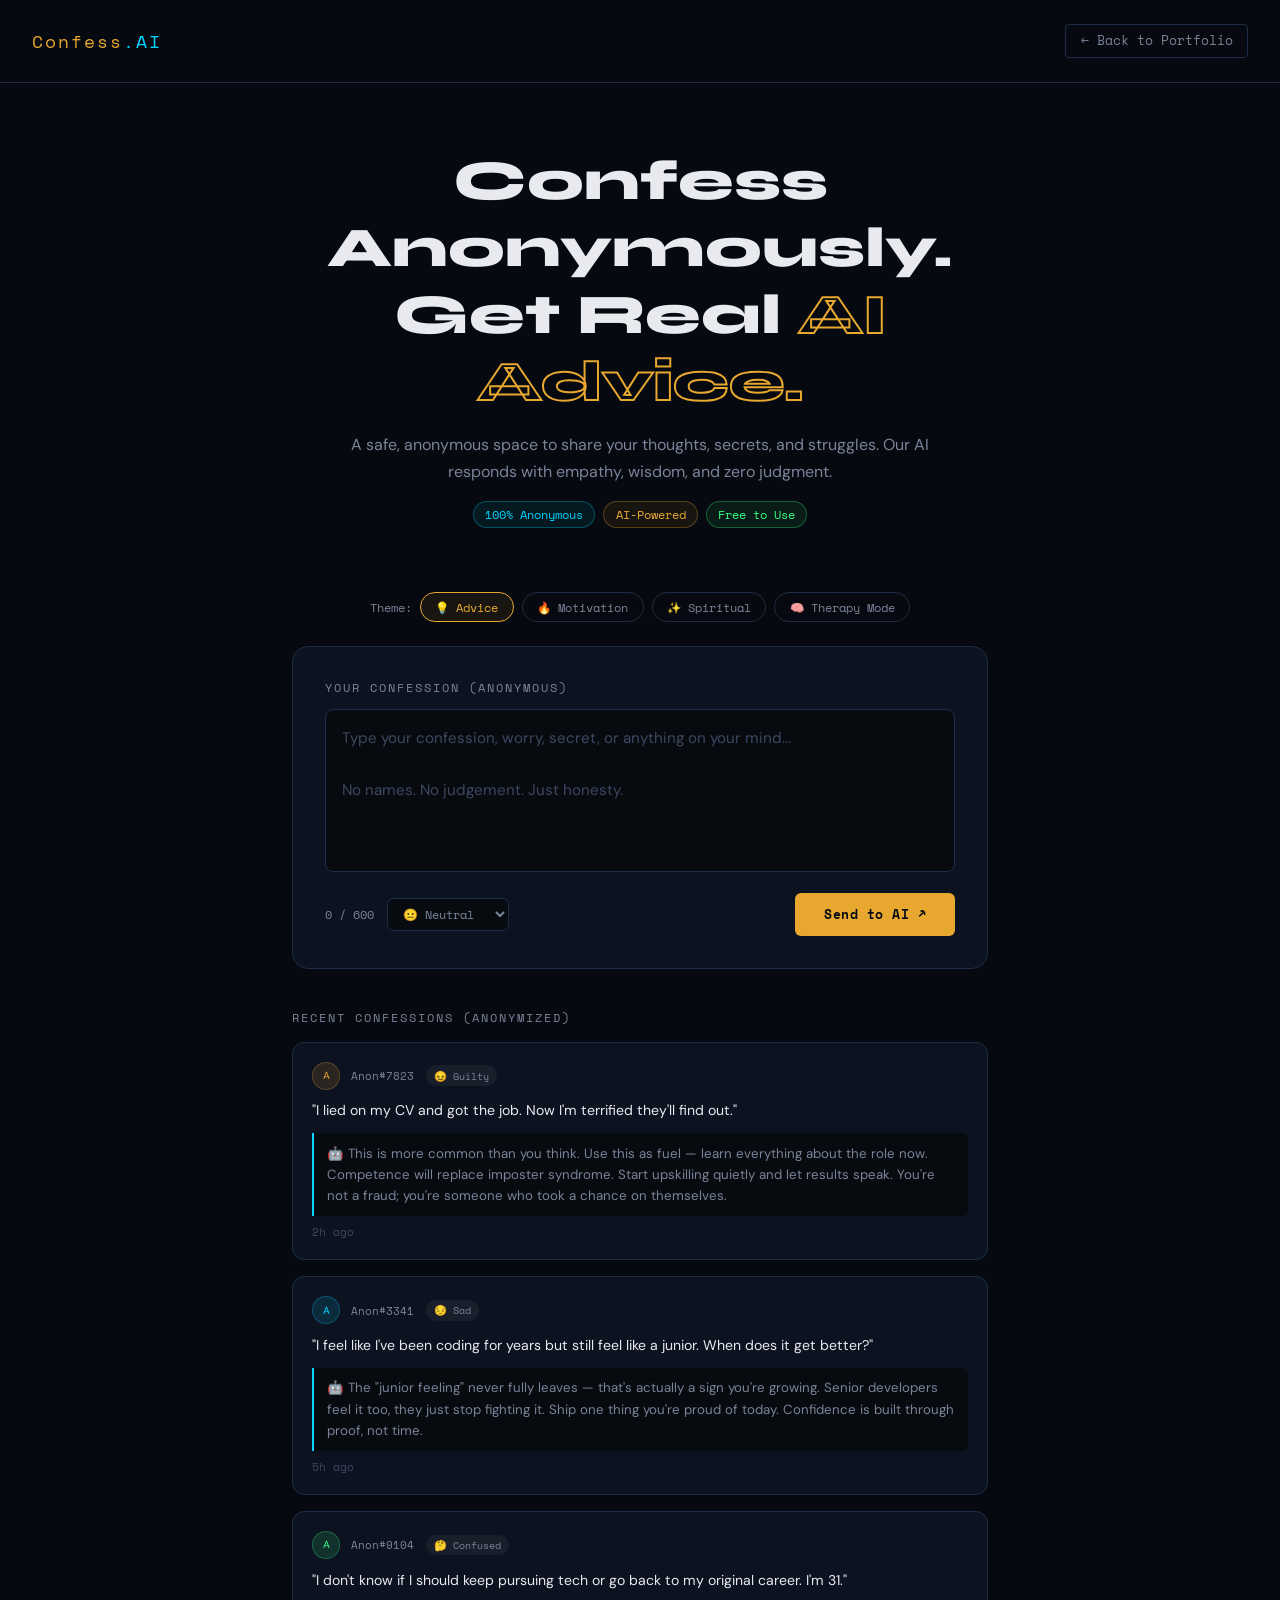
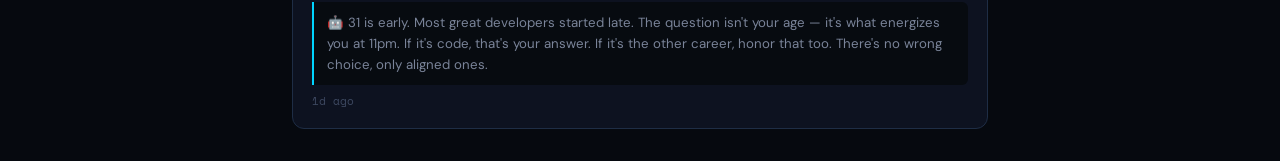
<file: projects/confess-ai/index.html>
<!DOCTYPE html>
<html lang="en">
<head>
  <meta charset="UTF-8"/>
  <meta name="viewport" content="width=device-width, initial-scale=1.0"/>
  <title>Confess.AI — Anonymous AI Advice Platform</title>
  <link href="https://fonts.googleapis.com/css2?family=Space+Mono:wght@400;700&family=Syne:wght@700;800&family=DM+Sans:wght@300;400;500&display=swap" rel="stylesheet"/>
  <style>
    :root { --bg:#06090f; --card:#0d1220; --gold:#e8a830; --cyan:#00d4ff; --green:#39ff85; --red:#ff4757; --text:#e8eaf0; --dim:#7a8499; --border:#1e2d45; --mono:'Space Mono',monospace; --display:'Syne',sans-serif; --body:'DM Sans',sans-serif; }
    *,*::before,*::after{box-sizing:border-box;margin:0;padding:0;}
    html{scroll-behavior:smooth;}
    body{font-family:var(--body);background:var(--bg);color:var(--text);min-height:100vh;}
    a{color:inherit;text-decoration:none;}

    .header{padding:1.5rem 2rem;border-bottom:1px solid var(--border);display:flex;align-items:center;justify-content:space-between;}
    .logo{font-family:var(--mono);font-size:1.1rem;color:var(--gold);letter-spacing:2px;}
    .logo span{color:var(--cyan);}
    .back-btn{font-family:var(--mono);font-size:0.8rem;color:var(--dim);border:1px solid var(--border);padding:.4rem .9rem;border-radius:4px;cursor:pointer;transition:all .3s;}
    .back-btn:hover{border-color:var(--gold);color:var(--gold);}

    .hero{text-align:center;padding:4rem 2rem 2rem;max-width:700px;margin:0 auto;}
    .hero h1{font-family:var(--display);font-size:clamp(2rem,6vw,3.5rem);font-weight:800;margin-bottom:1rem;}
    .hero h1 span{color:transparent;-webkit-text-stroke:2px var(--gold);}
    .hero p{color:var(--dim);font-size:1rem;line-height:1.7;margin-bottom:.5rem;}
    .badges{display:flex;justify-content:center;gap:.5rem;flex-wrap:wrap;margin-top:1rem;}
    .badge{padding:.25rem .7rem;border-radius:100px;font-family:var(--mono);font-size:.72rem;}
    .badge-free{background:rgba(57,255,133,.08);border:1px solid rgba(57,255,133,.3);color:var(--green);}
    .badge-anon{background:rgba(0,212,255,.08);border:1px solid rgba(0,212,255,.3);color:var(--cyan);}
    .badge-ai{background:rgba(232,168,48,.08);border:1px solid rgba(232,168,48,.3);color:var(--gold);}

    .main{max-width:760px;margin:0 auto;padding:2rem;}

    .themes{display:flex;gap:.5rem;flex-wrap:wrap;margin-bottom:1.5rem;justify-content:center;}
    .theme-btn{padding:.35rem .9rem;border-radius:100px;font-family:var(--mono);font-size:.72rem;border:1px solid var(--border);color:var(--dim);cursor:pointer;transition:all .3s;background:transparent;}
    .theme-btn.active{border-color:var(--gold);color:var(--gold);background:rgba(232,168,48,.08);}

    .confess-box{background:var(--card);border:1px solid var(--border);border-radius:16px;padding:2rem;margin-bottom:2rem;}
    .confess-box label{font-family:var(--mono);font-size:.75rem;color:var(--dim);letter-spacing:2px;display:block;margin-bottom:.8rem;}
    .confess-textarea{width:100%;background:#070b10;border:1px solid var(--border);border-radius:8px;padding:1rem;color:var(--text);font-family:var(--body);font-size:.95rem;line-height:1.7;resize:none;outline:none;transition:border-color .3s;}
    .confess-textarea:focus{border-color:var(--gold);}
    .confess-textarea::placeholder{color:#3d4860;}
    .form-footer{display:flex;align-items:center;justify-content:space-between;margin-top:1rem;flex-wrap:gap;}
    .char-count{font-family:var(--mono);font-size:.72rem;color:var(--dim);}
    .mood-select{background:#070b10;border:1px solid var(--border);border-radius:6px;padding:.4rem .7rem;color:var(--dim);font-family:var(--mono);font-size:.75rem;cursor:pointer;outline:none;}
    .submit-btn{padding:.7rem 1.8rem;background:var(--gold);color:#060910;font-family:var(--mono);font-size:.82rem;font-weight:700;border:none;border-radius:6px;cursor:pointer;transition:all .3s;letter-spacing:.5px;}
    .submit-btn:hover{filter:brightness(1.1);transform:translateY(-2px);box-shadow:0 8px 24px rgba(232,168,48,.25);}
    .submit-btn:disabled{opacity:.6;cursor:not-allowed;transform:none;}

    .response-area{display:none;}
    .response-area.show{display:block;}
    .response-card{background:linear-gradient(135deg,#0d1825,#121e2e);border:1px solid rgba(0,212,255,.2);border-radius:16px;padding:2rem;position:relative;overflow:hidden;}
    .response-card::before{content:'';position:absolute;top:0;left:0;right:0;height:2px;background:linear-gradient(90deg,var(--gold),var(--cyan),var(--green));}
    .response-header{display:flex;align-items:center;gap:.7rem;margin-bottom:1.2rem;}
    .ai-avatar{width:36px;height:36px;background:linear-gradient(135deg,var(--gold),var(--cyan));border-radius:50%;display:flex;align-items:center;justify-content:center;font-family:var(--mono);font-size:.7rem;font-weight:700;color:#060910;flex-shrink:0;}
    .ai-label{font-family:var(--mono);font-size:.78rem;color:var(--cyan);}
    .ai-label span{color:var(--dim);display:block;font-size:.7rem;margin-top:.1rem;}
    .response-text{color:var(--text);line-height:1.8;font-size:.95rem;}
    .response-text.typing::after{content:'▌';color:var(--gold);animation:blink 1s step-end infinite;}
    @keyframes blink{50%{opacity:0;}}
    .response-actions{display:flex;gap:.7rem;margin-top:1.2rem;flex-wrap:wrap;}
    .r-btn{padding:.4rem .9rem;border:1px solid var(--border);border-radius:4px;font-family:var(--mono);font-size:.72rem;color:var(--dim);cursor:pointer;background:transparent;transition:all .3s;}
    .r-btn:hover{border-color:var(--cyan);color:var(--cyan);}
    .r-btn.liked{border-color:var(--green);color:var(--green);}

    .feed-section{margin-top:2.5rem;}
    .feed-title{font-family:var(--mono);font-size:.75rem;color:var(--dim);letter-spacing:2px;margin-bottom:1rem;}
    .feed-grid{display:flex;flex-direction:column;gap:1rem;}
    .feed-item{background:var(--card);border:1px solid var(--border);border-radius:12px;padding:1.2rem;transition:all .3s;}
    .feed-item:hover{border-color:rgba(232,168,48,.25);}
    .feed-meta{display:flex;align-items:center;gap:.7rem;margin-bottom:.6rem;}
    .anon-avatar{width:28px;height:28px;border-radius:50%;display:flex;align-items:center;justify-content:center;font-size:.65rem;flex-shrink:0;}
    .feed-anon{font-family:var(--mono);font-size:.7rem;color:var(--dim);}
    .feed-mood{font-family:var(--mono);font-size:.65rem;padding:.15rem .5rem;border-radius:100px;}
    .feed-confession{color:var(--text);font-size:.88rem;line-height:1.6;margin-bottom:.7rem;}
    .feed-response{background:#070b10;border-left:2px solid var(--cyan);padding:.6rem .8rem;border-radius:0 6px 6px 0;color:var(--dim);font-size:.83rem;line-height:1.6;}
    .feed-timestamp{font-family:var(--mono);font-size:.68rem;color:#3d4860;margin-top:.5rem;}
    .loading-dots::after{content:'...';animation:dots 1.5s infinite;}
    @keyframes dots{0%{content:'.';}33%{content:'..';}66%{content:'...';}100%{content:'.'}}
    @media(max-width:600px){.main{padding:1.5rem 1rem;}.hero{padding:3rem 1.5rem 1.5rem;}.form-footer{flex-direction:column;align-items:flex-start;gap:.8rem;}}
  </style>
</head>
<body>
  <div class="header">
    <div class="logo">Confess<span>.AI</span></div>
    <a href="../../index.html" class="back-btn">← Back to Portfolio</a>
  </div>

  <div class="hero">
    <h1>Confess Anonymously.<br/>Get Real <span>AI Advice.</span></h1>
    <p>A safe, anonymous space to share your thoughts, secrets, and struggles. Our AI responds with empathy, wisdom, and zero judgment.</p>
    <div class="badges">
      <span class="badge badge-anon">100% Anonymous</span>
      <span class="badge badge-ai">AI-Powered</span>
      <span class="badge badge-free">Free to Use</span>
    </div>
  </div>

  <div class="main">
    <!-- Theme Selector -->
    <div class="themes">
      <span style="font-family:var(--mono);font-size:.72rem;color:var(--dim);align-self:center;">Theme:</span>
      <button class="theme-btn active" onclick="setTheme('advice')">💡 Advice</button>
      <button class="theme-btn" onclick="setTheme('motivation')">🔥 Motivation</button>
      <button class="theme-btn" onclick="setTheme('spiritual')">✨ Spiritual</button>
      <button class="theme-btn" onclick="setTheme('therapy')">🧠 Therapy Mode</button>
    </div>

    <!-- Input Box -->
    <div class="confess-box">
      <label>YOUR CONFESSION (ANONYMOUS)</label>
      <textarea class="confess-textarea" id="confessionInput" rows="5" maxlength="600" placeholder="Type your confession, worry, secret, or anything on your mind...&#10;&#10;No names. No judgement. Just honesty."></textarea>
      <div class="form-footer" style="display:flex;align-items:center;justify-content:space-between;margin-top:1rem;gap:.8rem;flex-wrap:wrap;">
        <div style="display:flex;align-items:center;gap:.8rem;">
          <span class="char-count" id="charCount">0 / 600</span>
          <select class="mood-select" id="moodSelect">
            <option value="neutral">😐 Neutral</option>
            <option value="anxious">😰 Anxious</option>
            <option value="sad">😔 Sad</option>
            <option value="guilty">😖 Guilty</option>
            <option value="angry">😤 Angry</option>
            <option value="confused">🤔 Confused</option>
            <option value="hopeful">🙂 Hopeful</option>
          </select>
        </div>
        <button class="submit-btn" id="submitBtn" onclick="submitConfession()">Send to AI ↗</button>
      </div>
    </div>

    <!-- Response Area -->
    <div class="response-area" id="responseArea">
      <div class="response-card">
        <div class="response-header">
          <div class="ai-avatar">AI</div>
          <div class="ai-label">
            Confess.AI Response
            <span id="responseMode">Advice Mode</span>
          </div>
        </div>
        <div class="response-text" id="responseText"></div>
        <div class="response-actions">
          <button class="r-btn" id="likeBtn" onclick="likeResponse()">👍 Helpful</button>
          <button class="r-btn" onclick="copyResponse()">📋 Copy</button>
          <button class="r-btn" onclick="newConfession()">✍️ New Confession</button>
        </div>
      </div>
    </div>

    <!-- Feed -->
    <div class="feed-section">
      <div class="feed-title">RECENT CONFESSIONS (ANONYMIZED)</div>
      <div class="feed-grid" id="feedGrid"></div>
    </div>
  </div>

  <script>
    let currentTheme = 'advice';
    const themes = {
      advice: { label: 'Advice Mode', color: '#e8a830', prompt: 'You are a wise, empathetic advisor on Confess.AI. Give practical, compassionate advice.' },
      motivation: { label: 'Motivation Mode', color: '#ff6b35', prompt: 'You are an energetic motivational coach on Confess.AI. Be uplifting, powerful, and inspiring.' },
      spiritual: { label: 'Spiritual Mode', color: '#a78bfa', prompt: 'You are a gentle spiritual guide on Confess.AI. Give wisdom rooted in universal spiritual principles.' },
      therapy: { label: 'Therapy Mode', color: '#00d4ff', prompt: 'You are a compassionate therapist on Confess.AI. Use CBT-inspired techniques. Be validating and thoughtful.' }
    };

    const seedFeed = [
      { anon: 'Anon#7823', color:'#e8a830', mood: '😖 Guilty', text: 'I lied on my CV and got the job. Now I\'m terrified they\'ll find out.', response: 'This is more common than you think. Use this as fuel — learn everything about the role now. Competence will replace imposter syndrome. Start upskilling quietly and let results speak. You\'re not a fraud; you\'re someone who took a chance on themselves.', time: '2h ago' },
      { anon: 'Anon#3341', color:'#00d4ff', mood: '😔 Sad', text: 'I feel like I\'ve been coding for years but still feel like a junior. When does it get better?', response: 'The "junior feeling" never fully leaves — that\'s actually a sign you\'re growing. Senior developers feel it too, they just stop fighting it. Ship one thing you\'re proud of today. Confidence is built through proof, not time.', time: '5h ago' },
      { anon: 'Anon#9104', color:'#39ff85', mood: '🤔 Confused', text: 'I don\'t know if I should keep pursuing tech or go back to my original career. I\'m 31.', response: '31 is early. Most great developers started late. The question isn\'t your age — it\'s what energizes you at 11pm. If it\'s code, that\'s your answer. If it\'s the other career, honor that too. There\'s no wrong choice, only aligned ones.', time: '1d ago' }
    ];

    function renderFeed(items) {
      const grid = document.getElementById('feedGrid');
      grid.innerHTML = items.map(item => `
        <div class="feed-item">
          <div class="feed-meta">
            <div class="anon-avatar" style="background:${item.color}22;border:1px solid ${item.color}40;color:${item.color}">${item.anon[0]}</div>
            <span class="feed-anon">${item.anon}</span>
            <span class="feed-mood" style="background:rgba(255,255,255,.05);color:var(--dim)">${item.mood}</span>
          </div>
          <div class="feed-confession">"${item.text}"</div>
          <div class="feed-response">🤖 ${item.response}</div>
          <div class="feed-timestamp">${item.time}</div>
        </div>`).join('');
    }
    renderFeed(seedFeed);

    // Char counter
    const input = document.getElementById('confessionInput');
    input.addEventListener('input', () => {
      document.getElementById('charCount').textContent = `${input.value.length} / 600`;
    });

    function setTheme(t) {
      currentTheme = t;
      document.querySelectorAll('.theme-btn').forEach(b => b.classList.remove('active'));
      event.target.classList.add('active');
    }

    async function submitConfession() {
      const text = input.value.trim();
      if (!text || text.length < 10) { alert('Please write at least 10 characters.'); return; }
      const mood = document.getElementById('moodSelect').value;
      const btn = document.getElementById('submitBtn');
      btn.disabled = true;
      btn.textContent = 'AI is reading...';

      const responseArea = document.getElementById('responseArea');
      const responseText = document.getElementById('responseText');
      responseArea.classList.add('show');
      responseText.className = 'response-text typing';
      responseText.textContent = 'Thinking';
      document.getElementById('responseMode').textContent = themes[currentTheme].label;

      const systemPrompt = `${themes[currentTheme].prompt} The user's mood is: ${mood}. Keep response under 150 words. Be warm, direct, and genuinely helpful. Do not use generic platitudes.`;

      try {
        const res = await fetch('https://api.anthropic.com/v1/messages', {
          method: 'POST',
          headers: { 'Content-Type': 'application/json' },
          body: JSON.stringify({
            model: 'claude-sonnet-4-20250514',
            max_tokens: 300,
            system: systemPrompt,
            messages: [{ role: 'user', content: `Confession: ${text}` }]
          })
        });
        const data = await res.json();
        const reply = data.content?.[0]?.text || getOfflineResponse(mood, currentTheme);
        typewriterEffect(responseText, reply);
        addToFeed(text, reply, mood);
      } catch (e) {
        const fallback = getOfflineResponse(mood, currentTheme);
        typewriterEffect(responseText, fallback);
        addToFeed(text, fallback, mood);
      }
      btn.disabled = false;
      btn.textContent = 'Send to AI ↗';
    }

    function typewriterEffect(el, text) {
      el.className = 'response-text';
      el.textContent = '';
      let i = 0;
      const t = setInterval(() => {
        el.textContent += text[i++];
        if (i >= text.length) clearInterval(t);
      }, 18);
    }

    function getOfflineResponse(mood, theme) {
      const responses = {
        advice: { anxious: "Anxiety often lies — it magnifies threats and shrinks your ability to handle them. Write down exactly what you're afraid of, then write one action you can take today. Movement is the antidote to anxiety.", sad: "Sadness deserves to be felt, not fixed. Give yourself permission to be here. And when you're ready — one small act of care for yourself, just one.", guilty: "Guilt means you have a conscience — that's valuable. Now turn it into action: apologize, make amends, or simply commit to doing better. Guilt isn't meant to be a prison.", default: "Whatever you're carrying, you don't have to carry it alone. Break it into one thing you can control today. Start there. Everything else follows." },
        motivation: { default: "This feeling? This resistance? It's proof you're on the edge of something real. The discomfort is the growth. You haven't come this far to stop now. Get up. Move. One step." },
        spiritual: { default: "Everything you're experiencing is part of a larger unfolding. Trust that this season has meaning. Sit with it. Breathe. You are more resilient than this moment feels." },
        therapy: { default: "What you're feeling makes complete sense given what you've described. Let's not rush to fix it — first, just notice it. Where do you feel this in your body? What does it need?" }
      };
      const pool = responses[theme] || responses.advice;
      return pool[mood] || pool.default;
    }

    function addToFeed(confession, response, mood) {
      const moodEmoji = { anxious:'😰', sad:'😔', guilty:'😖', angry:'😤', confused:'🤔', hopeful:'🙂', neutral:'😐' };
      const colors = ['#e8a830','#00d4ff','#39ff85','#a78bfa','#ff6b35'];
      const newItem = {
        anon: `Anon#${Math.floor(1000+Math.random()*9000)}`,
        color: colors[Math.floor(Math.random()*colors.length)],
        mood: `${moodEmoji[mood]||'😐'} ${mood.charAt(0).toUpperCase()+mood.slice(1)}`,
        text: confession.length > 100 ? confession.slice(0,100)+'...' : confession,
        response: response.length > 120 ? response.slice(0,120)+'...' : response,
        time: 'Just now'
      };
      seedFeed.unshift(newItem);
      if (seedFeed.length > 6) seedFeed.pop();
      renderFeed(seedFeed);
    }

    function likeResponse() {
      const btn = document.getElementById('likeBtn');
      btn.classList.add('liked');
      btn.textContent = '✓ Marked Helpful';
    }
    function copyResponse() {
      navigator.clipboard.writeText(document.getElementById('responseText').textContent);
      const btns = document.querySelectorAll('.r-btn');
      btns[1].textContent = '✓ Copied!';
      setTimeout(() => btns[1].textContent = '📋 Copy', 2000);
    }
    function newConfession() {
      document.getElementById('confessionInput').value = '';
      document.getElementById('charCount').textContent = '0 / 600';
      document.getElementById('responseArea').classList.remove('show');
      input.focus();
    }
  </script>
</body>
</html>
</file>
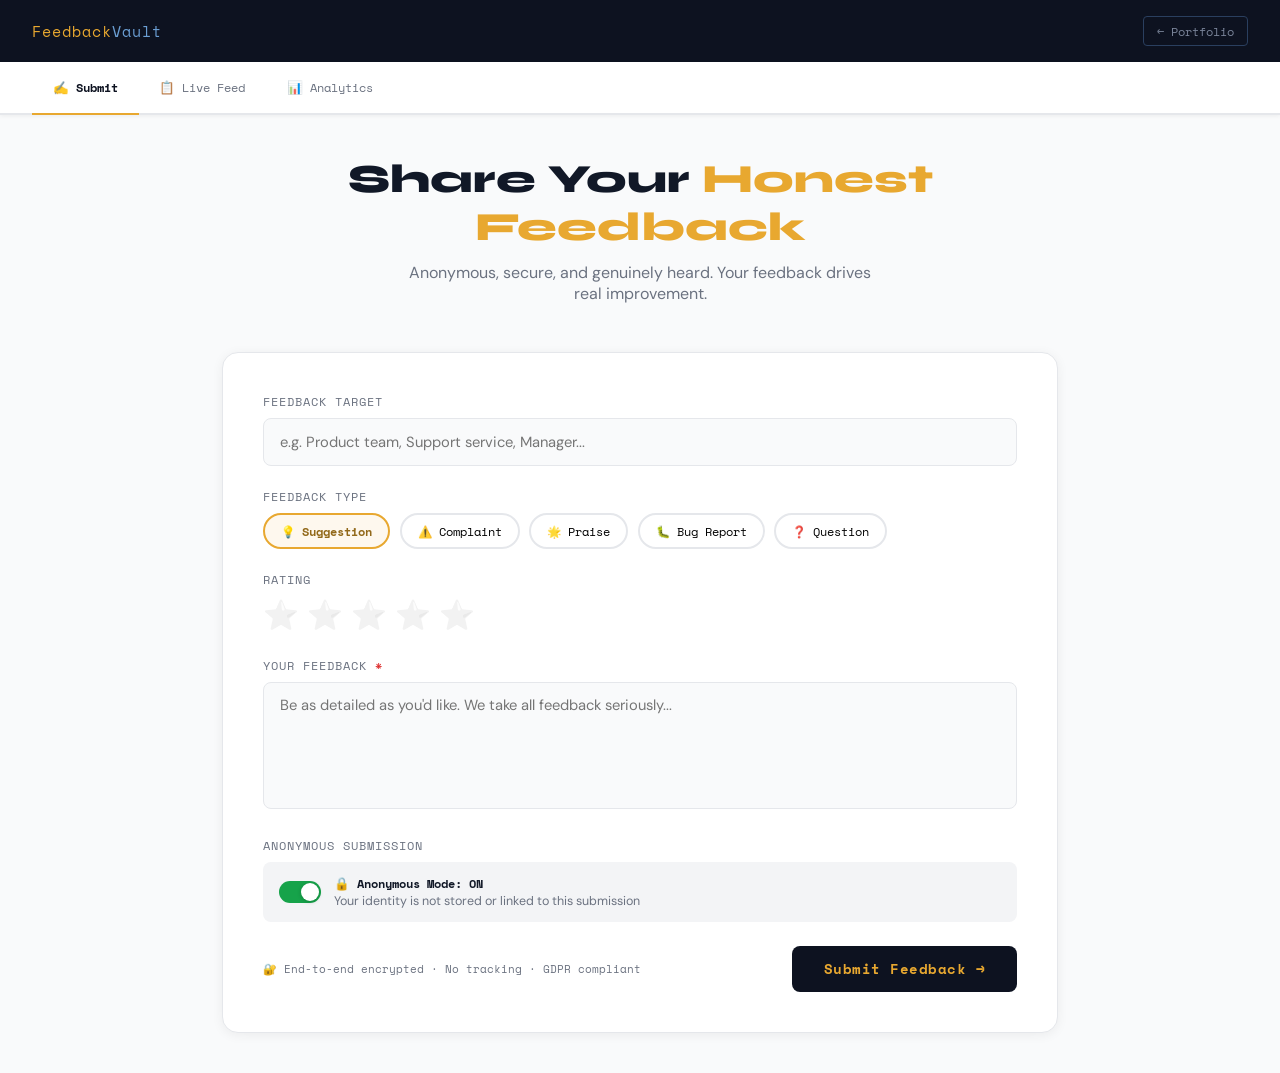
<file: projects/feedback-platform/index.html>
<!DOCTYPE html>
<html lang="en">
<head>
  <meta charset="UTF-8"/>
  <meta name="viewport" content="width=device-width, initial-scale=1.0"/>
  <title>FeedbackVault — Anonymous Feedback Platform</title>
  <link href="https://fonts.googleapis.com/css2?family=Space+Mono:wght@400;700&family=Syne:wght@700;800&family=DM+Sans:wght@300;400;500&display=swap" rel="stylesheet"/>
  <style>
    :root{--bg:#f9fafb;--dark:#0d1220;--card:#fff;--gold:#e8a830;--cyan:#0077cc;--green:#16a34a;--red:#dc2626;--purple:#7c3aed;--text:#111827;--dim:#6b7280;--border:#e5e7eb;--light-bg:#f3f4f6;--mono:'Space Mono',monospace;--display:'Syne',sans-serif;--body:'DM Sans',sans-serif;}
    *{box-sizing:border-box;margin:0;padding:0;}
    body{font-family:var(--body);background:var(--bg);color:var(--text);min-height:100vh;}
    a{text-decoration:none;color:inherit;}
    .header{background:var(--dark);padding:1rem 2rem;display:flex;align-items:center;justify-content:space-between;}
    .logo{font-family:var(--mono);font-size:.95rem;color:var(--gold);letter-spacing:1px;}
    .logo em{color:#6b9fd4;font-style:normal;}
    .back-btn{font-family:var(--mono);font-size:.72rem;color:#7a8499;border:1px solid #2a3f5f;padding:.35rem .8rem;border-radius:4px;cursor:pointer;transition:all .2s;}
    .back-btn:hover{border-color:var(--gold);color:var(--gold);}
    .tabs{background:#fff;border-bottom:2px solid var(--border);display:flex;padding:0 2rem;position:sticky;top:0;z-index:99;box-shadow:0 1px 4px rgba(0,0,0,.06);}
    .tab{padding:1rem 1.3rem;font-family:var(--mono);font-size:.78rem;color:var(--dim);cursor:pointer;border-bottom:2px solid transparent;margin-bottom:-2px;transition:all .2s;}
    .tab.active{color:var(--dark);border-bottom-color:var(--gold);font-weight:700;}
    .tab:hover:not(.active){color:var(--text);}
    .view{display:none;max-width:900px;margin:0 auto;padding:2.5rem 2rem;}
    .view.active{display:block;}

    /* SUBMIT TAB */
    .submit-hero{text-align:center;margin-bottom:3rem;}
    .submit-hero h1{font-family:var(--display);font-size:clamp(1.8rem,4vw,2.5rem);font-weight:800;margin-bottom:.7rem;}
    .submit-hero h1 span{color:var(--gold);}
    .submit-hero p{color:var(--dim);font-size:1rem;max-width:480px;margin:0 auto;}
    .form-card{background:var(--card);border:1px solid var(--border);border-radius:16px;padding:2.5rem;box-shadow:0 2px 12px rgba(0,0,0,.06);}
    .field{margin-bottom:1.4rem;}
    .field label{display:block;font-family:var(--mono);font-size:.72rem;color:var(--dim);letter-spacing:1px;margin-bottom:.5rem;}
    .field input, .field textarea, .field select{width:100%;padding:.8rem 1rem;border:1px solid var(--border);border-radius:8px;font-family:var(--body);font-size:.92rem;outline:none;background:var(--bg);transition:border-color .2s;}
    .field input:focus, .field textarea:focus, .field select:focus{border-color:var(--gold);}
    .field textarea{resize:none;}
    .field select{cursor:pointer;}
    .rating-row{display:flex;gap:.5rem;}
    .star{font-size:1.8rem;cursor:pointer;transition:transform .15s;filter:grayscale(1)opacity(.3);}
    .star.active{filter:none;transform:scale(1.1);}
    .star:hover{transform:scale(1.2);}
    .type-row{display:flex;gap:.6rem;flex-wrap:wrap;}
    .type-btn{padding:.45rem 1rem;border:2px solid var(--border);border-radius:100px;font-family:var(--mono);font-size:.72rem;cursor:pointer;background:transparent;transition:all .2s;}
    .type-btn.selected{border-color:var(--gold);background:rgba(232,168,48,.08);color:#92691a;font-weight:700;}
    .anon-toggle{display:flex;align-items:center;gap:.8rem;padding:.8rem 1rem;background:var(--light-bg);border-radius:8px;cursor:pointer;}
    .toggle-track{width:42px;height:22px;background:var(--border);border-radius:100px;position:relative;transition:background .2s;flex-shrink:0;}
    .toggle-thumb{width:18px;height:18px;background:#fff;border-radius:50%;position:absolute;top:2px;left:2px;transition:left .2s;box-shadow:0 1px 4px rgba(0,0,0,.2);}
    .toggle-track.on{background:var(--green);}
    .toggle-track.on .toggle-thumb{left:22px;}
    .anon-label{font-family:var(--mono);font-size:.78rem;font-weight:700;}
    .anon-sub{font-size:.78rem;color:var(--dim);}
    .submit-section{display:flex;align-items:center;justify-content:space-between;flex-wrap:wrap;gap:1rem;margin-top:1.5rem;}
    .btn-submit{padding:.8rem 2rem;background:var(--dark);color:var(--gold);font-family:var(--mono);font-size:.85rem;font-weight:700;border:none;border-radius:8px;cursor:pointer;transition:all .25s;letter-spacing:.5px;}
    .btn-submit:hover{background:var(--gold);color:var(--dark);}
    .privacy-note{font-family:var(--mono);font-size:.68rem;color:var(--dim);}
    .success-banner{display:none;background:rgba(22,163,74,.08);border:1px solid rgba(22,163,74,.3);border-radius:10px;padding:1.2rem;margin-top:1.2rem;color:var(--green);font-family:var(--mono);font-size:.82rem;}
    .success-banner.show{display:block;}

    /* FEED TAB */
    .feed-controls{display:flex;gap:.8rem;flex-wrap:wrap;margin-bottom:1.5rem;align-items:center;}
    .filter-select{background:var(--card);border:1px solid var(--border);border-radius:6px;padding:.4rem .8rem;font-family:var(--mono);font-size:.75rem;cursor:pointer;outline:none;}
    .filter-select:focus{border-color:var(--gold);}
    .feed-stats{display:grid;grid-template-columns:repeat(4,1fr);gap:.8rem;margin-bottom:1.5rem;}
    .mini-stat{background:var(--card);border:1px solid var(--border);border-radius:10px;padding:1rem;text-align:center;}
    .mini-stat-num{font-family:var(--display);font-size:1.5rem;font-weight:800;color:var(--gold);}
    .mini-stat-label{font-family:var(--mono);font-size:.65rem;color:var(--dim);margin-top:.2rem;}
    .feed-list{display:flex;flex-direction:column;gap:1rem;}
    .feedback-item{background:var(--card);border:1px solid var(--border);border-radius:12px;padding:1.4rem;transition:all .2s;}
    .feedback-item:hover{box-shadow:0 4px 20px rgba(0,0,0,.08);}
    .fi-header{display:flex;align-items:center;gap:.8rem;margin-bottom:.8rem;flex-wrap:wrap;}
    .fi-type{padding:.25rem .7rem;border-radius:100px;font-family:var(--mono);font-size:.65rem;font-weight:700;}
    .fi-anon{font-family:var(--mono);font-size:.72rem;color:var(--dim);}
    .fi-time{font-family:var(--mono);font-size:.68rem;color:#9ca3af;margin-left:auto;}
    .fi-text{font-size:.9rem;color:#374151;line-height:1.7;margin-bottom:.7rem;}
    .fi-footer{display:flex;align-items:center;gap:1rem;flex-wrap:wrap;}
    .stars-display{color:#f59e0b;font-size:.9rem;letter-spacing:1px;}
    .fi-target{font-family:var(--mono);font-size:.7rem;color:var(--dim);}
    .fi-actions{display:flex;gap:.5rem;margin-left:auto;}
    .icon-btn{padding:.3rem .6rem;background:transparent;border:1px solid var(--border);border-radius:4px;font-size:.75rem;cursor:pointer;transition:all .2s;color:var(--dim);}
    .icon-btn:hover{border-color:var(--cyan);color:var(--cyan);}
    .icon-btn.liked{border-color:var(--green);color:var(--green);}

    /* ANALYTICS TAB */
    .analytics-grid{display:grid;grid-template-columns:1fr 1fr;gap:1.5rem;margin-bottom:1.5rem;}
    .an-card{background:var(--card);border:1px solid var(--border);border-radius:12px;padding:1.5rem;}
    .an-title{font-family:var(--mono);font-size:.72rem;color:var(--dim);letter-spacing:1.5px;text-transform:uppercase;margin-bottom:1.2rem;}
    .bar-chart{display:flex;flex-direction:column;gap:.7rem;}
    .bar-row{display:flex;align-items:center;gap:.8rem;}
    .bar-label{font-family:var(--mono);font-size:.72rem;color:var(--text);width:90px;flex-shrink:0;}
    .bar-track{flex:1;height:8px;background:var(--light-bg);border-radius:4px;overflow:hidden;}
    .bar-fill{height:100%;border-radius:4px;transition:width 1s ease;}
    .bar-val{font-family:var(--mono);font-size:.7rem;color:var(--dim);width:30px;text-align:right;}
    .word-cloud{display:flex;flex-wrap:wrap;gap:.5rem;}
    .word-tag{padding:.35rem .7rem;border-radius:100px;font-family:var(--mono);font-size:.7rem;background:var(--light-bg);color:var(--dim);transition:all .2s;cursor:default;}
    .word-tag:hover{background:var(--gold);color:#fff;}

    @media(max-width:600px){.feed-stats{grid-template-columns:1fr 1fr;}.analytics-grid{grid-template-columns:1fr;}.tabs{overflow-x:auto;}.view{padding:1.5rem 1rem;}}
  </style>
</head>
<body>
  <div class="header">
    <div class="logo">Feedback<em>Vault</em></div>
    <a href="../../index.html" class="back-btn">← Portfolio</a>
  </div>

  <div class="tabs">
    <div class="tab active" onclick="switchTab('submit',this)">✍️ Submit</div>
    <div class="tab" onclick="switchTab('feed',this)">📋 Live Feed</div>
    <div class="tab" onclick="switchTab('analytics',this)">📊 Analytics</div>
  </div>

  <!-- SUBMIT TAB -->
  <div class="view active" id="tab-submit">
    <div class="submit-hero">
      <h1>Share Your <span>Honest Feedback</span></h1>
      <p>Anonymous, secure, and genuinely heard. Your feedback drives real improvement.</p>
    </div>
    <div class="form-card">
      <div class="field">
        <label>FEEDBACK TARGET</label>
        <input id="target" type="text" placeholder="e.g. Product team, Support service, Manager..." />
      </div>
      <div class="field">
        <label>FEEDBACK TYPE</label>
        <div class="type-row">
          <button class="type-btn selected" onclick="selectType(this,'Suggestion')">💡 Suggestion</button>
          <button class="type-btn" onclick="selectType(this,'Complaint')">⚠️ Complaint</button>
          <button class="type-btn" onclick="selectType(this,'Praise')">🌟 Praise</button>
          <button class="type-btn" onclick="selectType(this,'Bug Report')">🐛 Bug Report</button>
          <button class="type-btn" onclick="selectType(this,'Question')">❓ Question</button>
        </div>
      </div>
      <div class="field">
        <label>RATING</label>
        <div class="rating-row" id="ratingRow">
          <span class="star" onclick="setRating(1)">⭐</span>
          <span class="star" onclick="setRating(2)">⭐</span>
          <span class="star" onclick="setRating(3)">⭐</span>
          <span class="star" onclick="setRating(4)">⭐</span>
          <span class="star" onclick="setRating(5)">⭐</span>
        </div>
      </div>
      <div class="field">
        <label>YOUR FEEDBACK <span style="color:var(--red)">*</span></label>
        <textarea id="feedbackText" rows="5" placeholder="Be as detailed as you'd like. We take all feedback seriously..."></textarea>
      </div>
      <div class="field">
        <label>ANONYMOUS SUBMISSION</label>
        <div class="anon-toggle" onclick="toggleAnon()">
          <div class="toggle-track on" id="anonTrack"><div class="toggle-thumb"></div></div>
          <div>
            <div class="anon-label" id="anonLabel">🔒 Anonymous Mode: ON</div>
            <div class="anon-sub">Your identity is not stored or linked to this submission</div>
          </div>
        </div>
      </div>
      <div id="nameField" class="field" style="display:none;">
        <label>YOUR NAME (OPTIONAL)</label>
        <input type="text" id="senderName" placeholder="How should we address you?"/>
      </div>
      <div class="submit-section">
        <span class="privacy-note">🔐 End-to-end encrypted · No tracking · GDPR compliant</span>
        <button class="btn-submit" onclick="submitFeedback()">Submit Feedback →</button>
      </div>
      <div class="success-banner" id="successBanner">✓ Feedback submitted successfully! Thank you — your voice matters. Routing to the right team now.</div>
    </div>
  </div>

  <!-- FEED TAB -->
  <div class="view" id="tab-feed">
    <div class="feed-stats">
      <div class="mini-stat"><div class="mini-stat-num" id="totalCount">0</div><div class="mini-stat-label">Total</div></div>
      <div class="mini-stat"><div class="mini-stat-num" style="color:var(--green)" id="avgRating">0</div><div class="mini-stat-label">Avg Rating</div></div>
      <div class="mini-stat"><div class="mini-stat-num" style="color:var(--cyan)" id="todayCount">0</div><div class="mini-stat-label">Today</div></div>
      <div class="mini-stat"><div class="mini-stat-num" style="color:var(--purple)" id="anonCount">0%</div><div class="mini-stat-label">Anonymous</div></div>
    </div>
    <div class="feed-controls">
      <select class="filter-select" id="typeFilter" onchange="renderFeed()">
        <option value="all">All Types</option>
        <option value="Suggestion">💡 Suggestions</option>
        <option value="Complaint">⚠️ Complaints</option>
        <option value="Praise">🌟 Praise</option>
        <option value="Bug Report">🐛 Bug Reports</option>
        <option value="Question">❓ Questions</option>
      </select>
      <select class="filter-select" id="ratingFilter" onchange="renderFeed()">
        <option value="all">All Ratings</option>
        <option value="5">⭐⭐⭐⭐⭐ Only</option>
        <option value="4">⭐⭐⭐⭐ and up</option>
        <option value="3">⭐⭐⭐ and up</option>
        <option value="low">Low (1-2)</option>
      </select>
      <select class="filter-select" id="sortOrder" onchange="renderFeed()">
        <option value="newest">Newest First</option>
        <option value="highest">Highest Rated</option>
        <option value="lowest">Lowest Rated</option>
      </select>
    </div>
    <div class="feed-list" id="feedList"></div>
  </div>

  <!-- ANALYTICS TAB -->
  <div class="view" id="tab-analytics">
    <div class="analytics-grid">
      <div class="an-card">
        <div class="an-title">FEEDBACK BY TYPE</div>
        <div class="bar-chart" id="typeChart"></div>
      </div>
      <div class="an-card">
        <div class="an-title">RATING DISTRIBUTION</div>
        <div class="bar-chart" id="ratingChart"></div>
      </div>
      <div class="an-card">
        <div class="an-title">TOP KEYWORDS</div>
        <div class="word-cloud" id="wordCloud"></div>
      </div>
      <div class="an-card">
        <div class="an-title">ACTIVITY THIS WEEK</div>
        <div class="bar-chart" id="activityChart"></div>
      </div>
    </div>
  </div>

  <script>
    let isAnon = true;
    let currentRating = 0;
    let currentType = 'Suggestion';
    const colors = {Suggestion:'#e8a830',Complaint:'#dc2626',Praise:'#16a34a',['Bug Report']:'#7c3aed',Question:'#0077cc'};

    let feedbacks = [
      {id:1,type:'Praise',target:'Product Team',text:'The new dashboard is incredibly intuitive. Navigation is smooth and the data loads fast. Best update this year!',rating:5,anon:true,name:'Anon#4821',time:'2h ago',likes:12},
      {id:2,type:'Suggestion',target:'Support',text:'It would be great to have live chat support instead of just email. Response times could improve significantly during peak hours.',rating:4,anon:true,name:'Anon#7743',time:'4h ago',likes:8},
      {id:3,type:'Bug Report',target:'Mobile App',text:'The app crashes when I try to upload images larger than 5MB. This happens consistently on iOS 17. Reproducible 100% of the time.',rating:2,anon:false,name:'James K.',time:'6h ago',likes:5},
      {id:4,type:'Complaint',target:'Billing',text:'I was charged twice for my subscription this month. No response from support after 3 days. Extremely frustrating.',rating:1,anon:true,name:'Anon#9012',time:'1d ago',likes:3},
      {id:5,type:'Suggestion',target:'Features',text:'Please add dark mode across all pages. It\'s inconsistent — some pages have it, others don\'t.',rating:4,anon:true,name:'Anon#3355',time:'1d ago',likes:21},
      {id:6,type:'Praise',target:'Customer Success',text:'Sarah from your team helped me set everything up in under 30 minutes. Exceptional service, she went above and beyond.',rating:5,anon:false,name:'Amara N.',time:'2d ago',likes:15},
    ];

    function switchTab(name, el) {
      document.querySelectorAll('.tab').forEach(t=>t.classList.remove('active'));
      document.querySelectorAll('.view').forEach(v=>v.classList.remove('active'));
      el.classList.add('active');
      document.getElementById('tab-'+name).classList.add('active');
      if(name==='feed'){renderFeed();updateStats();}
      if(name==='analytics'){renderAnalytics();}
    }

    function toggleAnon() {
      isAnon = !isAnon;
      const track = document.getElementById('anonTrack');
      const label = document.getElementById('anonLabel');
      const nameField = document.getElementById('nameField');
      track.classList.toggle('on', isAnon);
      label.textContent = isAnon ? '🔒 Anonymous Mode: ON' : '👤 Identified Mode: ON';
      nameField.style.display = isAnon ? 'none' : 'block';
    }

    function setRating(r) {
      currentRating = r;
      document.querySelectorAll('.star').forEach((s,i)=>{s.classList.toggle('active',i<r);});
    }

    function selectType(btn, type) {
      document.querySelectorAll('.type-btn').forEach(b=>b.classList.remove('selected'));
      btn.classList.add('selected');
      currentType = type;
    }

    function submitFeedback() {
      const text = document.getElementById('feedbackText').value.trim();
      const target = document.getElementById('target').value.trim()||'General';
      if(!text||text.length<10){alert('Please write at least 10 characters.');return;}
      if(!currentRating){alert('Please select a rating.');return;}
      const name = isAnon ? `Anon#${Math.floor(1000+Math.random()*9000)}` : (document.getElementById('senderName').value||'User');
      feedbacks.unshift({id:Date.now(),type:currentType,target,text,rating:currentRating,anon:isAnon,name,time:'Just now',likes:0});
      document.getElementById('feedbackText').value='';
      document.getElementById('target').value='';
      setRating(0);
      document.getElementById('successBanner').classList.add('show');
      setTimeout(()=>document.getElementById('successBanner').classList.remove('show'),4000);
    }

    function renderFeed() {
      const tf = document.getElementById('typeFilter').value;
      const rf = document.getElementById('ratingFilter').value;
      const so = document.getElementById('sortOrder').value;
      let data = [...feedbacks];
      if(tf!=='all') data=data.filter(f=>f.type===tf);
      if(rf==='5') data=data.filter(f=>f.rating===5);
      else if(rf==='4') data=data.filter(f=>f.rating>=4);
      else if(rf==='3') data=data.filter(f=>f.rating>=3);
      else if(rf==='low') data=data.filter(f=>f.rating<=2);
      if(so==='highest') data.sort((a,b)=>b.rating-a.rating);
      else if(so==='lowest') data.sort((a,b)=>a.rating-b.rating);
      document.getElementById('feedList').innerHTML = data.map(f=>`
        <div class="feedback-item">
          <div class="fi-header">
            <span class="fi-type" style="background:${colors[f.type]}22;color:${colors[f.type]}">${f.type}</span>
            <span class="fi-anon">${f.anon?'🔒 '+f.name:f.name}</span>
            <span class="fi-time">${f.time}</span>
          </div>
          <div class="fi-text">"${f.text}"</div>
          <div class="fi-footer">
            <span class="stars-display">${'⭐'.repeat(f.rating)}${'☆'.repeat(5-f.rating)}</span>
            <span class="fi-target">→ ${f.target}</span>
            <div class="fi-actions">
              <button class="icon-btn" onclick="likeItem(${f.id},this)">👍 ${f.likes}</button>
              <button class="icon-btn" onclick="alert('Reply feature coming in v2!')">💬</button>
            </div>
          </div>
        </div>`).join('');
    }

    function likeItem(id, btn) {
      const f = feedbacks.find(x=>x.id===id);
      if(!f)return;
      f.likes++;
      btn.classList.add('liked');
      btn.textContent = `👍 ${f.likes}`;
    }

    function updateStats() {
      document.getElementById('totalCount').textContent = feedbacks.length;
      const avg = feedbacks.reduce((a,f)=>a+f.rating,0)/feedbacks.length;
      document.getElementById('avgRating').textContent = avg.toFixed(1)+'★';
      document.getElementById('todayCount').textContent = feedbacks.filter(f=>f.time.includes('h ago')||f.time==='Just now').length;
      const anonPct = Math.round((feedbacks.filter(f=>f.anon).length/feedbacks.length)*100);
      document.getElementById('anonCount').textContent = anonPct+'%';
    }

    function renderAnalytics() {
      // Type distribution
      const typeCounts = {};
      feedbacks.forEach(f=>{typeCounts[f.type]=(typeCounts[f.type]||0)+1;});
      const maxType = Math.max(...Object.values(typeCounts));
      document.getElementById('typeChart').innerHTML = Object.entries(typeCounts).map(([t,c])=>`
        <div class="bar-row">
          <span class="bar-label">${t.slice(0,10)}</span>
          <div class="bar-track"><div class="bar-fill" style="width:${(c/maxType)*100}%;background:${colors[t]||'#e8a830'}"></div></div>
          <span class="bar-val">${c}</span>
        </div>`).join('');

      // Rating distribution
      const ratingCounts = [0,0,0,0,0];
      feedbacks.forEach(f=>ratingCounts[f.rating-1]++);
      const maxR = Math.max(...ratingCounts);
      document.getElementById('ratingChart').innerHTML = [5,4,3,2,1].map(r=>`
        <div class="bar-row">
          <span class="bar-label">${'⭐'.repeat(r)}</span>
          <div class="bar-track"><div class="bar-fill" style="width:${maxR?(ratingCounts[r-1]/maxR*100):0}%;background:${r>=4?'#16a34a':r>=3?'#e8a830':'#dc2626'}"></div></div>
          <span class="bar-val">${ratingCounts[r-1]}</span>
        </div>`).join('');

      // Keywords
      const keywords = ['intuitive','navigation','crash','billing','dark mode','support','design','performance','feature','update','UX','mobile','speed','export','integration','API'];
      document.getElementById('wordCloud').innerHTML = keywords.map((w,i)=>{
        const sz = ['.7rem','.8rem','.9rem','1rem','.75rem','1.1rem'][i%6];
        return `<span class="word-tag" style="font-size:${sz}">${w}</span>`;
      }).join('');

      // Activity
      const days = ['Mon','Tue','Wed','Thu','Fri','Sat','Sun'];
      const activity = [4,7,12,8,15,6,3];
      const maxA = Math.max(...activity);
      document.getElementById('activityChart').innerHTML = days.map((d,i)=>`
        <div class="bar-row">
          <span class="bar-label">${d}</span>
          <div class="bar-track"><div class="bar-fill" style="width:${(activity[i]/maxA)*100}%;background:#0077cc"></div></div>
          <span class="bar-val">${activity[i]}</span>
        </div>`).join('');
    }

    updateStats();
    renderFeed();
  </script>
</body>
</html>
</file>
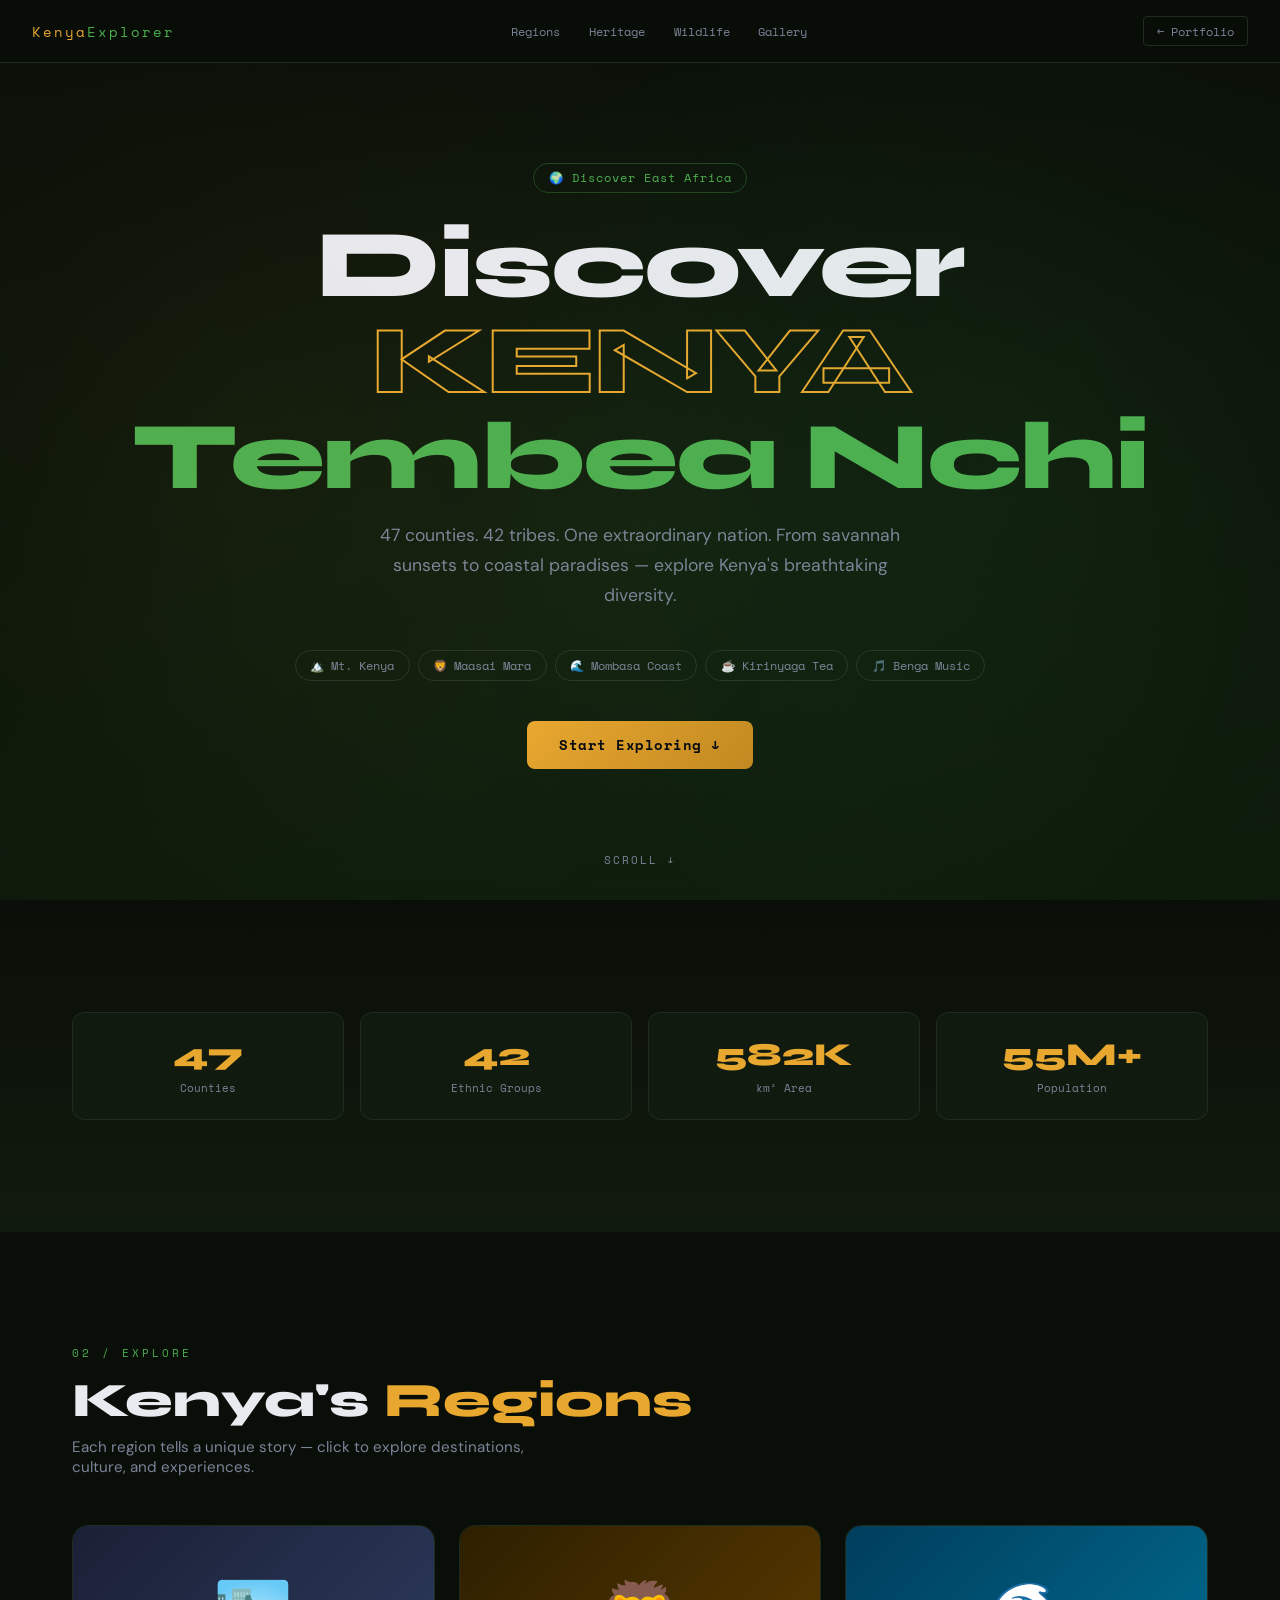
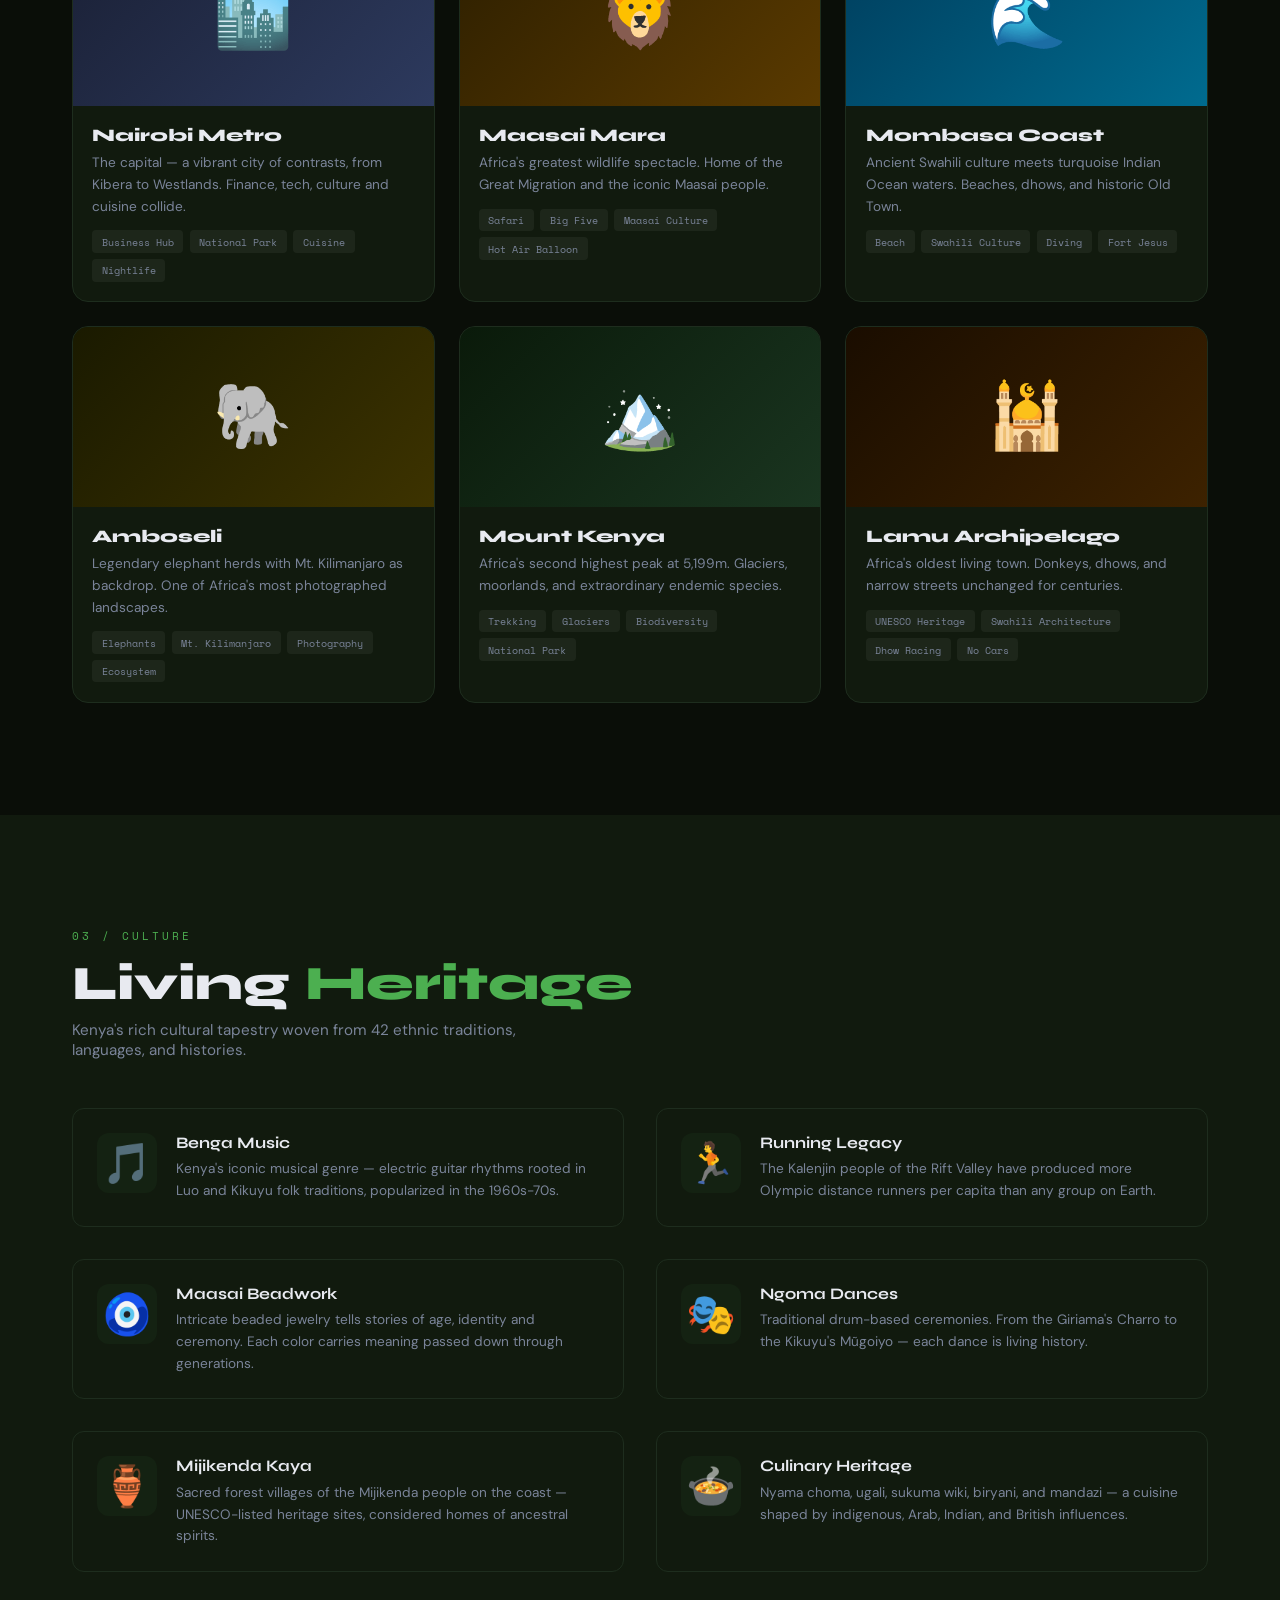
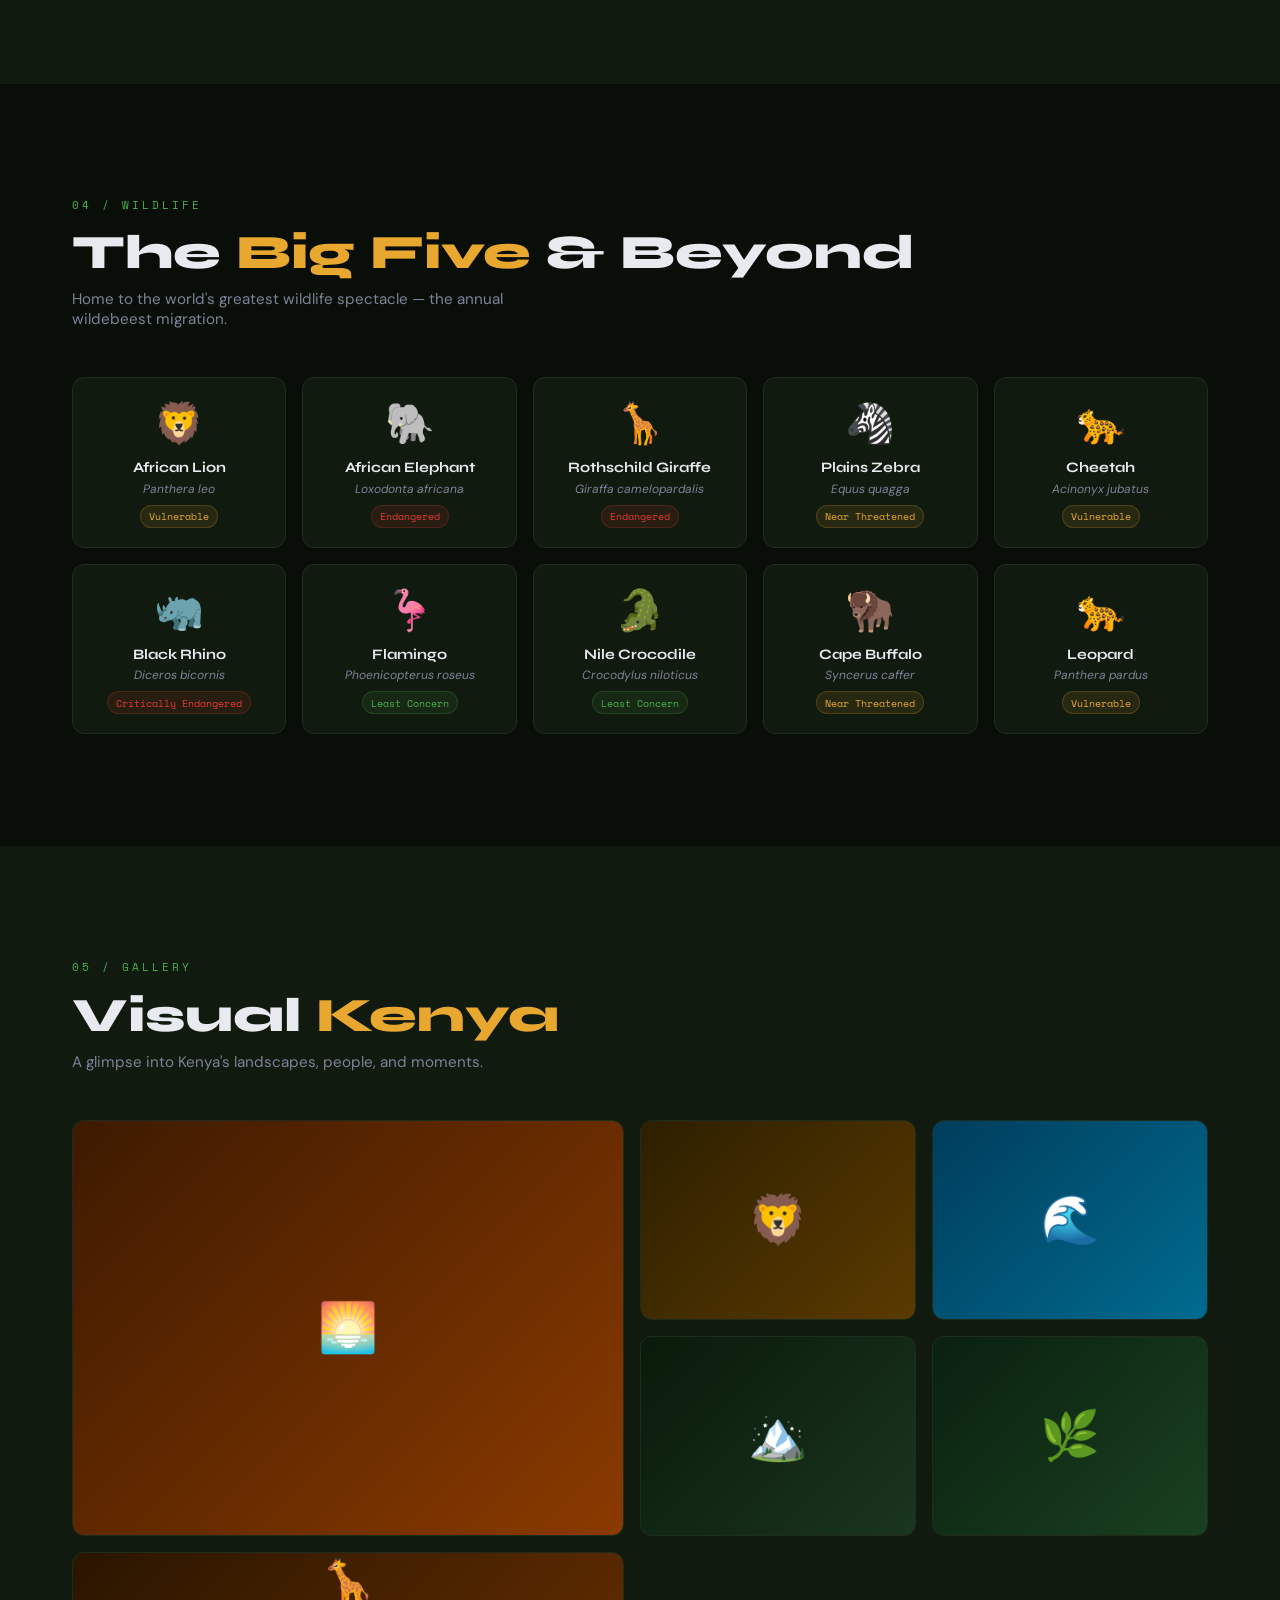
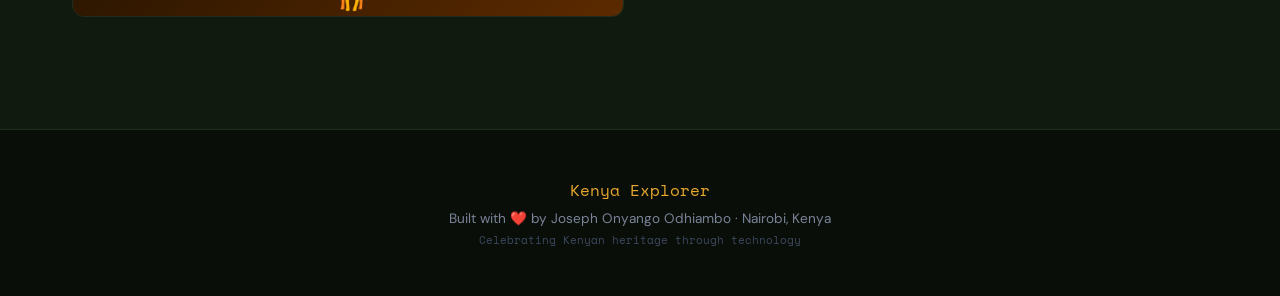
<file: projects/kenya-explorer/index.html>
<!DOCTYPE html>
<html lang="en">
<head>
  <meta charset="UTF-8"/>
  <meta name="viewport" content="width=device-width, initial-scale=1.0"/>
  <title>Kenya Explorer — Discover the Heart of Africa</title>
  <link href="https://fonts.googleapis.com/css2?family=Space+Mono:wght@400;700&family=Syne:wght@700;800&family=DM+Sans:wght@300;400;500&display=swap" rel="stylesheet"/>
  <style>
    :root{--bg:#0a0e08;--card:#111a0e;--gold:#e8a830;--green:#4caf50;--red:#e53935;--black:#1a0a00;--cream:#f5f0e8;--text:#e8eaf0;--dim:#7a8499;--border:#1e2d1e;--mono:'Space Mono',monospace;--display:'Syne',sans-serif;--body:'DM Sans',sans-serif;}
    *{box-sizing:border-box;margin:0;padding:0;}
    html{scroll-behavior:smooth;}
    body{font-family:var(--body);background:var(--bg);color:var(--text);overflow-x:hidden;}
    a{text-decoration:none;color:inherit;}

    /* Nav */
    .nav{position:fixed;top:0;left:0;right:0;z-index:100;padding:1rem 2rem;display:flex;align-items:center;justify-content:space-between;background:rgba(10,14,8,.85);backdrop-filter:blur(10px);border-bottom:1px solid var(--border);}
    .logo{font-family:var(--mono);font-size:.9rem;letter-spacing:2px;color:var(--gold);}
    .logo span{color:var(--green);}
    .nav-links{display:flex;gap:1.8rem;}
    .nav-links a{font-family:var(--mono);font-size:.75rem;color:var(--dim);transition:color .2s;}
    .nav-links a:hover{color:var(--gold);}
    .back-btn{font-family:var(--mono);font-size:.72rem;color:var(--dim);border:1px solid var(--border);padding:.35rem .8rem;border-radius:4px;transition:all .2s;}
    .back-btn:hover{border-color:var(--gold);color:var(--gold);}

    /* Hero */
    .hero{min-height:100vh;display:flex;align-items:center;justify-content:center;text-align:center;padding:6rem 2rem 4rem;position:relative;overflow:hidden;background:radial-gradient(ellipse at 50% 60%, rgba(76,175,80,.08) 0%, transparent 70%), linear-gradient(180deg,#0a0e08 0%,#0d1a0b 100%);}
    .hero-bg{position:absolute;inset:0;background-image:radial-gradient(circle at 20% 50%, rgba(232,168,48,.04) 0%, transparent 50%), radial-gradient(circle at 80% 50%, rgba(76,175,80,.06) 0%, transparent 50%);pointer-events:none;}
    .hero-badge{display:inline-flex;align-items:center;gap:.5rem;font-family:var(--mono);font-size:.72rem;color:var(--green);border:1px solid rgba(76,175,80,.3);padding:.35rem .9rem;border-radius:100px;margin-bottom:1.5rem;letter-spacing:1px;}
    .hero h1{font-family:var(--display);font-size:clamp(3rem,8vw,6rem);font-weight:800;line-height:1;margin-bottom:1rem;letter-spacing:-2px;}
    .hero h1 .line1{color:var(--text);}
    .hero h1 .line2{color:transparent;-webkit-text-stroke:2px var(--gold);}
    .hero h1 .line3{color:var(--green);}
    .hero-sub{color:var(--dim);font-size:1.1rem;max-width:540px;margin:0 auto 2.5rem;line-height:1.7;}
    .hero-flags{display:flex;justify-content:center;gap:.5rem;margin-bottom:2.5rem;flex-wrap:wrap;}
    .flag-chip{padding:.35rem .9rem;border-radius:100px;font-family:var(--mono);font-size:.72rem;border:1px solid rgba(255,255,255,.1);color:var(--dim);transition:all .2s;}
    .btn-explore{padding:.9rem 2rem;background:linear-gradient(135deg,var(--gold),#c48820);color:#060910;font-family:var(--mono);font-size:.85rem;font-weight:700;border:none;border-radius:8px;cursor:pointer;letter-spacing:.5px;transition:all .3s;}
    .btn-explore:hover{transform:translateY(-2px);box-shadow:0 10px 30px rgba(232,168,48,.3);}
    .scroll-hint{position:absolute;bottom:2rem;left:50%;transform:translateX(-50%);font-family:var(--mono);font-size:.68rem;color:var(--dim);letter-spacing:2px;animation:bounce 2s infinite;}
    @keyframes bounce{0%,100%{transform:translateX(-50%) translateY(0);}50%{transform:translateX(-50%) translateY(8px);}}

    /* Sections */
    .section{padding:7rem 0;position:relative;}
    .container{max-width:1200px;margin:0 auto;padding:0 2rem;}
    .section-badge{font-family:var(--mono);font-size:.7rem;color:var(--green);letter-spacing:3px;text-transform:uppercase;margin-bottom:.7rem;}
    .section-title{font-family:var(--display);font-size:clamp(2rem,4vw,3rem);font-weight:800;margin-bottom:.5rem;}
    .section-sub{color:var(--dim);font-size:.95rem;margin-bottom:3rem;max-width:500px;}

    /* Regions */
    .regions-grid{display:grid;grid-template-columns:repeat(3,1fr);gap:1.5rem;}
    .region-card{background:var(--card);border:1px solid var(--border);border-radius:16px;overflow:hidden;cursor:pointer;transition:all .3s;group:hover;}
    .region-card:hover{transform:translateY(-6px);border-color:rgba(232,168,48,.4);box-shadow:0 20px 60px rgba(0,0,0,.5);}
    .region-img{height:180px;display:flex;align-items:center;justify-content:center;font-size:4rem;position:relative;}
    .region-body{padding:1.2rem;}
    .region-name{font-family:var(--display);font-size:1.1rem;font-weight:800;margin-bottom:.4rem;}
    .region-desc{font-size:.85rem;color:var(--dim);line-height:1.6;margin-bottom:.8rem;}
    .region-tags{display:flex;flex-wrap:wrap;gap:.4rem;}
    .rtag{padding:.2rem .6rem;border-radius:4px;font-family:var(--mono);font-size:.65rem;background:rgba(255,255,255,.05);color:var(--dim);}

    /* Heritage Items */
    .heritage-grid{display:grid;grid-template-columns:repeat(2,1fr);gap:2rem;}
    .heritage-item{display:flex;gap:1.2rem;padding:1.5rem;background:var(--card);border:1px solid var(--border);border-radius:12px;transition:all .25s;}
    .heritage-item:hover{border-color:rgba(76,175,80,.3);transform:translateX(4px);}
    .heritage-icon{font-size:2.5rem;flex-shrink:0;width:60px;height:60px;display:flex;align-items:center;justify-content:center;background:rgba(76,175,80,.06);border-radius:12px;}
    .heritage-content h4{font-family:var(--display);font-size:1rem;font-weight:700;margin-bottom:.4rem;}
    .heritage-content p{font-size:.85rem;color:var(--dim);line-height:1.6;}

    /* Wildlife */
    .wildlife-scroll{display:grid;grid-template-columns:repeat(5,1fr);gap:1rem;}
    .animal-card{background:var(--card);border:1px solid var(--border);border-radius:12px;padding:1.2rem;text-align:center;transition:all .3s;cursor:pointer;}
    .animal-card:hover{border-color:var(--gold);transform:translateY(-4px);}
    .animal-emoji{font-size:2.5rem;margin-bottom:.6rem;}
    .animal-name{font-family:var(--display);font-size:.9rem;font-weight:700;margin-bottom:.3rem;}
    .animal-sub{font-size:.75rem;color:var(--dim);}
    .conservation{font-family:var(--mono);font-size:.65rem;padding:.15rem .5rem;border-radius:100px;margin-top:.5rem;display:inline-block;}
    .c-en{background:rgba(76,175,80,.1);color:var(--green);border:1px solid rgba(76,175,80,.2);}
    .c-vu{background:rgba(232,168,48,.1);color:var(--gold);border:1px solid rgba(232,168,48,.2);}
    .c-en2{background:rgba(229,57,53,.1);color:var(--red);border:1px solid rgba(229,57,53,.2);}

    /* Facts */
    .facts-grid{display:grid;grid-template-columns:repeat(4,1fr);gap:1rem;}
    .fact-card{background:var(--card);border:1px solid var(--border);border-radius:12px;padding:1.4rem;text-align:center;}
    .fact-num{font-family:var(--display);font-size:2rem;font-weight:800;color:var(--gold);}
    .fact-label{font-family:var(--mono);font-size:.7rem;color:var(--dim);margin-top:.3rem;}

    /* Gallery */
    .gallery-grid{display:grid;grid-template-columns:2fr 1fr 1fr;grid-template-rows:200px 200px;gap:1rem;}
    .gallery-item{border-radius:12px;display:flex;align-items:center;justify-content:center;font-size:3rem;border:1px solid var(--border);transition:all .3s;overflow:hidden;cursor:pointer;}
    .gallery-item:hover{transform:scale(1.02);border-color:rgba(232,168,48,.3);}
    .gallery-item:nth-child(1){grid-row:1/3;}

    /* Modal */
    .modal-overlay{position:fixed;inset:0;background:rgba(0,0,0,.85);z-index:200;display:none;align-items:center;justify-content:center;padding:2rem;}
    .modal-overlay.open{display:flex;}
    .modal{background:#0d1825;border:1px solid var(--border);border-radius:16px;padding:2.5rem;max-width:560px;width:100%;position:relative;}
    .modal-close{position:absolute;top:1rem;right:1rem;background:none;border:none;color:var(--dim);font-size:1.3rem;cursor:pointer;padding:.3rem;}
    .modal-close:hover{color:var(--text);}
    .modal h2{font-family:var(--display);font-size:1.6rem;font-weight:800;margin-bottom:1rem;}
    .modal p{color:var(--dim);line-height:1.8;font-size:.92rem;}

    /* Footer */
    .footer{padding:3rem 0;border-top:1px solid var(--border);text-align:center;}
    .footer-logo{font-family:var(--mono);font-size:1rem;color:var(--gold);margin-bottom:.5rem;}
    .footer p{color:var(--dim);font-size:.85rem;}

    @media(max-width:1024px){.regions-grid{grid-template-columns:1fr 1fr;}.wildlife-scroll{grid-template-columns:repeat(3,1fr);}.gallery-grid{grid-template-columns:1fr 1fr;grid-template-rows:auto;}.gallery-item:nth-child(1){grid-row:auto;}}
    @media(max-width:768px){.nav-links{display:none;}.regions-grid{grid-template-columns:1fr;}.heritage-grid{grid-template-columns:1fr;}.facts-grid{grid-template-columns:1fr 1fr;}.wildlife-scroll{grid-template-columns:repeat(2,1fr);}.gallery-grid{grid-template-columns:1fr 1fr;}}
    @media(max-width:480px){.facts-grid{grid-template-columns:1fr 1fr;}.wildlife-scroll{grid-template-columns:1fr 1fr;}}
  </style>
</head>
<body>
  <nav class="nav">
    <div class="logo">Kenya<span>Explorer</span></div>
    <div class="nav-links">
      <a href="#regions">Regions</a>
      <a href="#heritage">Heritage</a>
      <a href="#wildlife">Wildlife</a>
      <a href="#gallery">Gallery</a>
    </div>
    <a href="../../index.html" class="back-btn">← Portfolio</a>
  </nav>

  <!-- Hero -->
  <section class="hero">
    <div class="hero-bg"></div>
    <div>
      <div class="hero-badge">🌍 Discover East Africa</div>
      <h1><span class="line1">Discover</span><br/><span class="line2">KENYA</span><br/><span class="line3">Tembea Nchi</span></h1>
      <p class="hero-sub">47 counties. 42 tribes. One extraordinary nation. From savannah sunsets to coastal paradises — explore Kenya's breathtaking diversity.</p>
      <div class="hero-flags">
        <span class="flag-chip">🏔️ Mt. Kenya</span>
        <span class="flag-chip">🦁 Maasai Mara</span>
        <span class="flag-chip">🌊 Mombasa Coast</span>
        <span class="flag-chip">☕ Kirinyaga Tea</span>
        <span class="flag-chip">🎵 Benga Music</span>
      </div>
      <button class="btn-explore" onclick="document.getElementById('regions').scrollIntoView({behavior:'smooth'})">Start Exploring ↓</button>
      <div class="scroll-hint">SCROLL ↓</div>
    </div>
  </section>

  <!-- Quick Facts -->
  <section class="section" style="background:linear-gradient(180deg,var(--bg),var(--card));">
    <div class="container">
      <div class="facts-grid">
        <div class="fact-card"><div class="fact-num">47</div><div class="fact-label">Counties</div></div>
        <div class="fact-card"><div class="fact-num">42</div><div class="fact-label">Ethnic Groups</div></div>
        <div class="fact-card"><div class="fact-num">582K</div><div class="fact-label">km² Area</div></div>
        <div class="fact-card"><div class="fact-num">55M+</div><div class="fact-label">Population</div></div>
      </div>
    </div>
  </section>

  <!-- Regions -->
  <section class="section" id="regions">
    <div class="container">
      <div class="section-badge">02 / Explore</div>
      <h2 class="section-title">Kenya's <span style="color:var(--gold)">Regions</span></h2>
      <p class="section-sub">Each region tells a unique story — click to explore destinations, culture, and experiences.</p>
      <div class="regions-grid" id="regionsGrid"></div>
    </div>
  </section>

  <!-- Heritage -->
  <section class="section" id="heritage" style="background:var(--card);">
    <div class="container">
      <div class="section-badge">03 / Culture</div>
      <h2 class="section-title">Living <span style="color:var(--green)">Heritage</span></h2>
      <p class="section-sub">Kenya's rich cultural tapestry woven from 42 ethnic traditions, languages, and histories.</p>
      <div class="heritage-grid" id="heritageGrid"></div>
    </div>
  </section>

  <!-- Wildlife -->
  <section class="section" id="wildlife">
    <div class="container">
      <div class="section-badge">04 / Wildlife</div>
      <h2 class="section-title">The <span style="color:var(--gold)">Big Five</span> & Beyond</h2>
      <p class="section-sub">Home to the world's greatest wildlife spectacle — the annual wildebeest migration.</p>
      <div class="wildlife-scroll" id="wildlifeGrid"></div>
    </div>
  </section>

  <!-- Gallery -->
  <section class="section" id="gallery" style="background:var(--card);">
    <div class="container">
      <div class="section-badge">05 / Gallery</div>
      <h2 class="section-title">Visual <span style="color:var(--gold)">Kenya</span></h2>
      <p class="section-sub">A glimpse into Kenya's landscapes, people, and moments.</p>
      <div class="gallery-grid" id="galleryGrid"></div>
    </div>
  </section>

  <footer class="footer">
    <div class="container">
      <div class="footer-logo">Kenya Explorer</div>
      <p>Built with ❤️ by Joseph Onyango Odhiambo · Nairobi, Kenya</p>
      <p style="margin-top:.3rem;font-family:var(--mono);font-size:.7rem;color:#3d4860">Celebrating Kenyan heritage through technology</p>
    </div>
  </footer>

  <!-- Modal -->
  <div class="modal-overlay" id="modalOverlay" onclick="closeModal(event)">
    <div class="modal">
      <button class="modal-close" onclick="closeModal()">✕</button>
      <div id="modalContent"></div>
    </div>
  </div>

  <script>
    const regions = [
      {name:'Nairobi Metro',emoji:'🏙️',bg:'linear-gradient(135deg,#1a2035,#2d3a5e)',desc:'The capital — a vibrant city of contrasts, from Kibera to Westlands. Finance, tech, culture and cuisine collide.',tags:['Business Hub','National Park','Cuisine','Nightlife'],detail:'Nairobi is one of Africa\'s most dynamic cities. Home to the UN HQ in Africa, a thriving tech scene (dubbed "Silicon Savannah"), and the only national park within a major city — where you can see lions with skyscrapers in the background.'},
      {name:'Maasai Mara',emoji:'🦁',bg:'linear-gradient(135deg,#2d1f00,#5a3a00)',desc:'Africa\'s greatest wildlife spectacle. Home of the Great Migration and the iconic Maasai people.',tags:['Safari','Big Five','Maasai Culture','Hot Air Balloon'],detail:'The Maasai Mara is one of the world\'s most famous wildlife reserves. Every July-October, over 1.5 million wildebeest cross the Mara River in the Great Migration — one of the greatest natural shows on Earth.'},
      {name:'Mombasa Coast',emoji:'🌊',bg:'linear-gradient(135deg,#003d5c,#006b8f)',desc:'Ancient Swahili culture meets turquoise Indian Ocean waters. Beaches, dhows, and historic Old Town.',tags:['Beach','Swahili Culture','Diving','Fort Jesus'],detail:'Mombasa\'s Old Town is a UNESCO World Heritage Site with over 600 years of Swahili, Arab, and Portuguese history. Fort Jesus, built in 1593, now stands as a museum and testament to Kenya\'s maritime heritage.'},
      {name:'Amboseli',emoji:'🐘',bg:'linear-gradient(135deg,#1a1a00,#3d3300)',desc:'Legendary elephant herds with Mt. Kilimanjaro as backdrop. One of Africa\'s most photographed landscapes.',tags:['Elephants','Mt. Kilimanjaro','Photography','Ecosystem'],detail:'Amboseli National Park is famous for its massive elephant herds — some bulls with tusks reaching the ground. The view of Kilimanjaro rising above the Amboseli plains at dawn is one of Africa\'s most iconic vistas.'},
      {name:'Mount Kenya',emoji:'🏔️',bg:'linear-gradient(135deg,#0a1a0a,#1a3520)',desc:'Africa\'s second highest peak at 5,199m. Glaciers, moorlands, and extraordinary endemic species.',tags:['Trekking','Glaciers','Biodiversity','National Park'],detail:'Mount Kenya is Africa\'s second-highest mountain and a UNESCO World Heritage Site. Its peaks, Batian (5,199m) and Nelion (5,188m), are permanently glaciated. The mountain creates its own weather system and supports unique highland flora.'},
      {name:'Lamu Archipelago',emoji:'🕌',bg:'linear-gradient(135deg,#1a0d00,#3d2200)',desc:'Africa\'s oldest living town. Donkeys, dhows, and narrow streets unchanged for centuries.',tags:['UNESCO Heritage','Swahili Architecture','Dhow Racing','No Cars'],detail:'Lamu Old Town has existed since the 14th century and is East Africa\'s oldest and best-preserved Swahili settlement. There are no cars — donkeys and boats are the only transport. The annual Lamu Cultural Festival celebrates Swahili heritage every November.'}
    ];

    const heritage = [
      {icon:'🎵',name:'Benga Music',desc:'Kenya\'s iconic musical genre — electric guitar rhythms rooted in Luo and Kikuyu folk traditions, popularized in the 1960s-70s.'},
      {icon:'🏃',name:'Running Legacy',desc:'The Kalenjin people of the Rift Valley have produced more Olympic distance runners per capita than any group on Earth.'},
      {icon:'🧿',name:'Maasai Beadwork',desc:'Intricate beaded jewelry tells stories of age, identity and ceremony. Each color carries meaning passed down through generations.'},
      {icon:'🎭',name:'Ngoma Dances',desc:'Traditional drum-based ceremonies. From the Giriama\'s Charro to the Kikuyu\'s Mũgoiyo — each dance is living history.'},
      {icon:'🏺',name:'Mijikenda Kaya',desc:'Sacred forest villages of the Mijikenda people on the coast — UNESCO-listed heritage sites, considered homes of ancestral spirits.'},
      {icon:'🍲',name:'Culinary Heritage',desc:'Nyama choma, ugali, sukuma wiki, biryani, and mandazi — a cuisine shaped by indigenous, Arab, Indian, and British influences.'}
    ];

    const animals = [
      {emoji:'🦁',name:'African Lion',sub:'Panthera leo',status:'Vulnerable',c:'c-vu'},
      {emoji:'🐘',name:'African Elephant',sub:'Loxodonta africana',status:'Endangered',c:'c-en2'},
      {emoji:'🦒',name:'Rothschild Giraffe',sub:'Giraffa camelopardalis',status:'Endangered',c:'c-en2'},
      {emoji:'🦓',name:'Plains Zebra',sub:'Equus quagga',status:'Near Threatened',c:'c-vu'},
      {emoji:'🐆',name:'Cheetah',sub:'Acinonyx jubatus',status:'Vulnerable',c:'c-vu'},
      {emoji:'🦏',name:'Black Rhino',sub:'Diceros bicornis',status:'Critically Endangered',c:'c-en2'},
      {emoji:'🦩',name:'Flamingo',sub:'Phoenicopterus roseus',status:'Least Concern',c:'c-en'},
      {emoji:'🐊',name:'Nile Crocodile',sub:'Crocodylus niloticus',status:'Least Concern',c:'c-en'},
      {emoji:'🦬',name:'Cape Buffalo',sub:'Syncerus caffer',status:'Near Threatened',c:'c-vu'},
      {emoji:'🐆',name:'Leopard',sub:'Panthera pardus',status:'Vulnerable',c:'c-vu'},
    ];

    const galleryItems = [
      {emoji:'🌅',bg:'linear-gradient(135deg,#3d1a00,#8b3a00)',label:'Savannah Sunrise'},
      {emoji:'🦁',bg:'linear-gradient(135deg,#2d1f00,#5a3a00)',label:'Lion Pride'},
      {emoji:'🌊',bg:'linear-gradient(135deg,#003d5c,#006b8f)',label:'Mombasa Coast'},
      {emoji:'🏔️',bg:'linear-gradient(135deg,#0a1a0a,#1a3520)',label:'Mt. Kenya Dawn'},
      {emoji:'🌿',bg:'linear-gradient(135deg,#0a2010,#1a4020)',label:'Tea Highlands'},
      {emoji:'🦒',bg:'linear-gradient(135deg,#2a1500,#5c2a00)',label:'Amboseli Giants'},
    ];

    // Render regions
    document.getElementById('regionsGrid').innerHTML = regions.map((r,i)=>`
      <div class="region-card" onclick="openModal(${i})">
        <div class="region-img" style="background:${r.bg}">${r.emoji}</div>
        <div class="region-body">
          <div class="region-name">${r.name}</div>
          <p class="region-desc">${r.desc}</p>
          <div class="region-tags">${r.tags.map(t=>`<span class="rtag">${t}</span>`).join('')}</div>
        </div>
      </div>`).join('');

    document.getElementById('heritageGrid').innerHTML = heritage.map(h=>`
      <div class="heritage-item">
        <div class="heritage-icon">${h.icon}</div>
        <div class="heritage-content">
          <h4>${h.name}</h4>
          <p>${h.desc}</p>
        </div>
      </div>`).join('');

    document.getElementById('wildlifeGrid').innerHTML = animals.map(a=>`
      <div class="animal-card">
        <div class="animal-emoji">${a.emoji}</div>
        <div class="animal-name">${a.name}</div>
        <div class="animal-sub" style="font-style:italic">${a.sub}</div>
        <span class="conservation ${a.c}">${a.status}</span>
      </div>`).join('');

    document.getElementById('galleryGrid').innerHTML = galleryItems.map(g=>`
      <div class="gallery-item" style="background:${g.bg}">${g.emoji}</div>`).join('');

    function openModal(i) {
      const r = regions[i];
      document.getElementById('modalContent').innerHTML = `
        <div style="font-size:3rem;margin-bottom:1rem;">${r.emoji}</div>
        <div style="font-family:var(--mono);font-size:.7rem;color:var(--green);letter-spacing:2px;margin-bottom:.5rem">REGION</div>
        <h2>${r.name}</h2>
        <p style="margin-top:1rem;">${r.detail}</p>
        <div style="display:flex;flex-wrap:wrap;gap:.4rem;margin-top:1.5rem;">${r.tags.map(t=>`<span class="rtag">${t}</span>`).join('')}</div>`;
      document.getElementById('modalOverlay').classList.add('open');
    }
    function closeModal(e) {
      if(!e||e.target===document.getElementById('modalOverlay')||e.type==='click'&&!e.target.classList.contains('modal')) {
        document.getElementById('modalOverlay').classList.remove('open');
      }
    }
  </script>
</body>
</html>
</file>
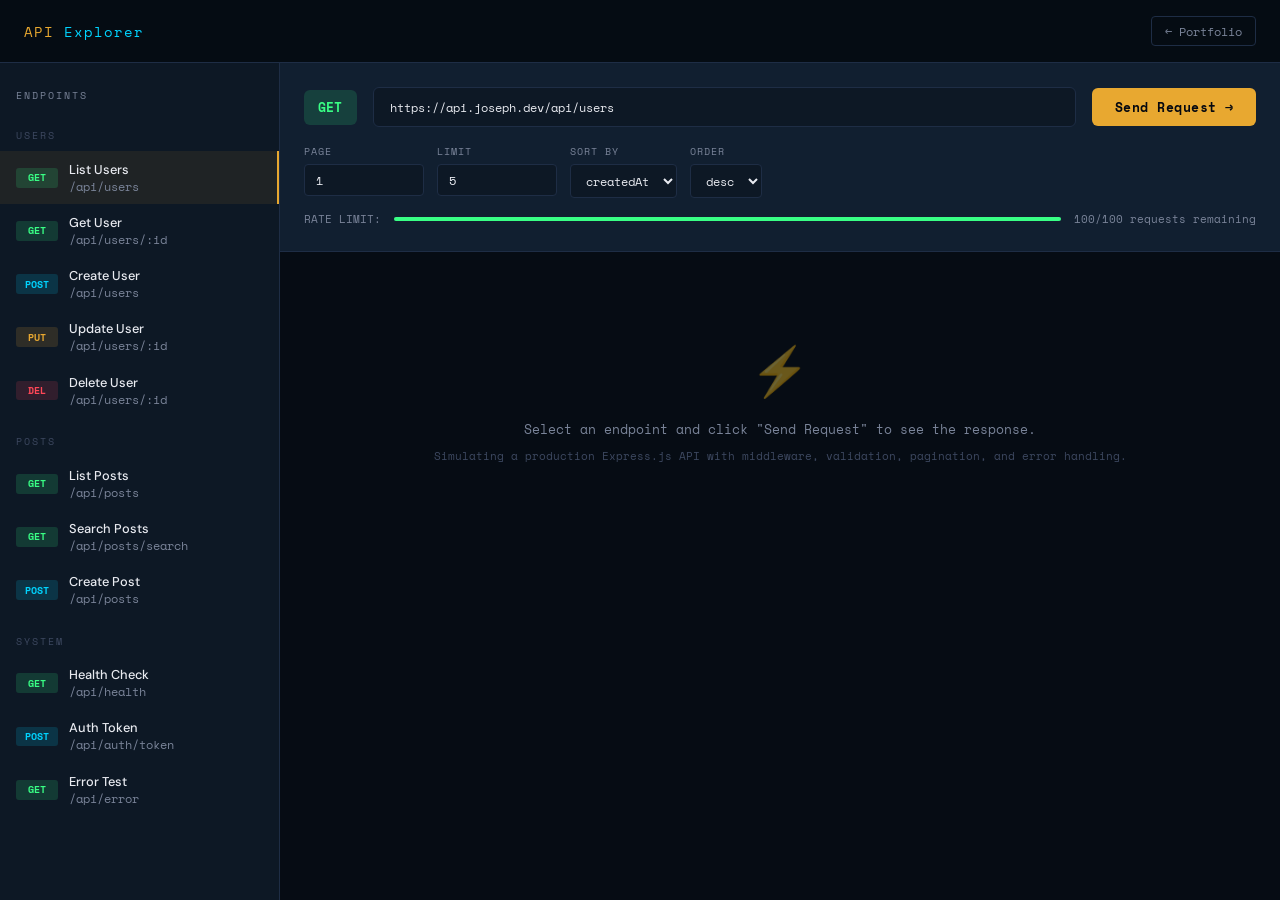
<file: projects/rest-api-demo/index.html>
<!DOCTYPE html>
<html lang="en">
<head>
  <meta charset="UTF-8"/>
  <meta name="viewport" content="width=device-width, initial-scale=1.0"/>
  <title>API Explorer — RESTful API Demo</title>
  <link href="https://fonts.googleapis.com/css2?family=Space+Mono:wght@400;700&family=Syne:wght@700;800&family=DM+Sans:wght@300;400&display=swap" rel="stylesheet"/>
  <style>
    :root{--bg:#060c14;--card:#0d1825;--card2:#111f30;--gold:#e8a830;--cyan:#00d4ff;--green:#39ff85;--red:#ff4757;--purple:#a78bfa;--text:#e8eaf0;--dim:#7a8499;--border:#1e2d45;--mono:'Space Mono',monospace;--display:'Syne',sans-serif;--body:'DM Sans',sans-serif;}
    *{box-sizing:border-box;margin:0;padding:0;}
    body{font-family:var(--body);background:var(--bg);color:var(--text);min-height:100vh;display:flex;flex-direction:column;}
    .header{padding:1rem 1.5rem;border-bottom:1px solid var(--border);background:rgba(6,12,20,.95);display:flex;align-items:center;justify-content:space-between;}
    .logo{font-family:var(--mono);font-size:.9rem;color:var(--gold);letter-spacing:1px;}
    .logo span{color:var(--cyan);}
    .back-btn{font-family:var(--mono);font-size:.72rem;color:var(--dim);border:1px solid var(--border);padding:.35rem .8rem;border-radius:4px;text-decoration:none;transition:all .2s;}
    .back-btn:hover{border-color:var(--gold);color:var(--gold);}
    .layout{display:grid;grid-template-columns:280px 1fr;flex:1;height:calc(100vh - 57px);}
    .sidebar{background:var(--card);border-right:1px solid var(--border);overflow-y:auto;padding:1rem 0;}
    .sidebar-title{font-family:var(--mono);font-size:.65rem;color:var(--dim);letter-spacing:2px;padding:.5rem 1rem;text-transform:uppercase;}
    .endpoint-group{margin-bottom:.5rem;}
    .endpoint-item{display:flex;align-items:center;gap:.7rem;padding:.6rem 1rem;cursor:pointer;transition:background .2s;}
    .endpoint-item:hover{background:rgba(255,255,255,.04);}
    .endpoint-item.active{background:rgba(232,168,48,.08);border-right:2px solid var(--gold);}
    .method{padding:.15rem .45rem;border-radius:3px;font-family:var(--mono);font-size:.62rem;font-weight:700;flex-shrink:0;min-width:42px;text-align:center;}
    .m-get{background:rgba(57,255,133,.15);color:var(--green);}
    .m-post{background:rgba(0,212,255,.15);color:var(--cyan);}
    .m-put{background:rgba(232,168,48,.15);color:var(--gold);}
    .m-delete{background:rgba(255,71,87,.15);color:var(--red);}
    .endpoint-path{font-family:var(--mono);font-size:.73rem;color:var(--dim);}
    .endpoint-name{font-size:.8rem;color:var(--text);font-weight:500;}
    .main{display:flex;flex-direction:column;overflow:hidden;}
    .request-area{padding:1.5rem;border-bottom:1px solid var(--border);background:var(--card2);}
    .req-header{display:flex;align-items:center;gap:1rem;margin-bottom:1rem;flex-wrap:wrap;}
    .req-method{padding:.5rem .9rem;border-radius:6px;font-family:var(--mono);font-size:.8rem;font-weight:700;border:none;}
    .req-url{flex:1;background:var(--card);border:1px solid var(--border);border-radius:6px;padding:.6rem 1rem;color:var(--text);font-family:var(--mono);font-size:.78rem;outline:none;min-width:200px;}
    .req-url:focus{border-color:var(--gold);}
    .send-btn{padding:.6rem 1.4rem;background:var(--gold);color:#060910;font-family:var(--mono);font-size:.8rem;font-weight:700;border:none;border-radius:6px;cursor:pointer;transition:all .2s;letter-spacing:.5px;}
    .send-btn:hover{filter:brightness(1.1);}
    .send-btn:disabled{opacity:.6;cursor:not-allowed;}
    .params-section{display:flex;flex-wrap:wrap;gap:.8rem;}
    .param-group{display:flex;flex-direction:column;gap:.3rem;}
    .param-label{font-family:var(--mono);font-size:.65rem;color:var(--dim);letter-spacing:1px;}
    .param-input{padding:.4rem .7rem;background:var(--card);border:1px solid var(--border);border-radius:4px;color:var(--text);font-family:var(--mono);font-size:.75rem;outline:none;min-width:120px;}
    .param-input:focus{border-color:var(--cyan);}
    .param-select{padding:.4rem .7rem;background:var(--card);border:1px solid var(--border);border-radius:4px;color:var(--text);font-family:var(--mono);font-size:.75rem;cursor:pointer;outline:none;}
    .body-area{margin-top:.8rem;}
    .body-label{font-family:var(--mono);font-size:.65rem;color:var(--dim);letter-spacing:1px;margin-bottom:.3rem;}
    .body-input{width:100%;padding:.7rem 1rem;background:var(--card);border:1px solid var(--border);border-radius:6px;color:var(--text);font-family:var(--mono);font-size:.75rem;resize:none;outline:none;line-height:1.6;}
    .body-input:focus{border-color:var(--cyan);}
    .response-area{flex:1;overflow-y:auto;padding:1.5rem;}
    .response-meta{display:flex;align-items:center;gap:1rem;margin-bottom:1rem;flex-wrap:wrap;}
    .status-badge{padding:.3rem .8rem;border-radius:4px;font-family:var(--mono);font-size:.78rem;font-weight:700;}
    .s-200{background:rgba(57,255,133,.15);color:var(--green);}
    .s-201{background:rgba(57,255,133,.1);color:#22c55e;}
    .s-400{background:rgba(232,168,48,.15);color:var(--gold);}
    .s-404{background:rgba(255,71,87,.1);color:#fb923c;}
    .s-500{background:rgba(255,71,87,.15);color:var(--red);}
    .resp-time{font-family:var(--mono);font-size:.72rem;color:var(--dim);}
    .resp-size{font-family:var(--mono);font-size:.72rem;color:var(--dim);}
    .copy-btn{margin-left:auto;padding:.3rem .7rem;background:transparent;border:1px solid var(--border);border-radius:4px;font-family:var(--mono);font-size:.7rem;color:var(--dim);cursor:pointer;transition:all .2s;}
    .copy-btn:hover{border-color:var(--cyan);color:var(--cyan);}
    .json-output{background:var(--card);border:1px solid var(--border);border-radius:8px;padding:1.2rem;font-family:var(--mono);font-size:.78rem;line-height:1.8;white-space:pre-wrap;overflow-x:auto;}
    .j-key{color:var(--cyan);}
    .j-str{color:var(--gold);}
    .j-num{color:var(--purple);}
    .j-bool{color:var(--green);}
    .j-null{color:var(--red);}
    .middleware-log{margin-top:1rem;}
    .mw-title{font-family:var(--mono);font-size:.65rem;color:var(--dim);letter-spacing:2px;margin-bottom:.5rem;}
    .mw-item{display:flex;align-items:center;gap:.6rem;padding:.4rem .8rem;background:var(--card);border-radius:4px;margin-bottom:.3rem;border:1px solid var(--border);}
    .mw-check{color:var(--green);font-size:.8rem;}
    .mw-cross{color:var(--red);font-size:.8rem;}
    .mw-text{font-family:var(--mono);font-size:.72rem;color:var(--dim);}
    .mw-time{font-family:var(--mono);font-size:.68rem;color:#3d4860;margin-left:auto;}
    .empty-state{text-align:center;padding:4rem 2rem;color:var(--dim);}
    .empty-state .icon{font-size:3rem;margin-bottom:1rem;opacity:.4;}
    .empty-state p{font-family:var(--mono);font-size:.82rem;}
    .rate-limit-bar{display:flex;align-items:center;gap:.8rem;margin-top:.8rem;}
    .rl-label{font-family:var(--mono);font-size:.68rem;color:var(--dim);}
    .rl-track{flex:1;height:4px;background:var(--border);border-radius:2px;}
    .rl-fill{height:100%;border-radius:2px;background:var(--green);transition:width .5s;}
    .rl-count{font-family:var(--mono);font-size:.68rem;color:var(--dim);}
    @media(max-width:768px){.layout{grid-template-columns:1fr;height:auto;}.sidebar{height:200px;display:flex;overflow-x:auto;overflow-y:hidden;padding:.5rem;}.sidebar-title{display:none;}.endpoint-group{display:flex;flex-direction:row;margin:0;}.endpoint-item{flex-direction:column;align-items:flex-start;padding:.6rem;min-width:140px;white-space:nowrap;}.endpoint-name{display:none;}}
  </style>
</head>
<body>
  <div class="header">
    <div class="logo">API <span>Explorer</span></div>
    <a href="../../index.html" class="back-btn">← Portfolio</a>
  </div>
  <div class="layout">
    <!-- Sidebar -->
    <div class="sidebar">
      <div class="sidebar-title">ENDPOINTS</div>
      <div class="endpoint-group">
        <div class="sidebar-title" style="color:#3d4860;padding-top:1rem;">USERS</div>
        <div class="endpoint-item active" onclick="selectEndpoint('get-users',this)">
          <span class="method m-get">GET</span>
          <div><div class="endpoint-name">List Users</div><div class="endpoint-path">/api/users</div></div>
        </div>
        <div class="endpoint-item" onclick="selectEndpoint('get-user',this)">
          <span class="method m-get">GET</span>
          <div><div class="endpoint-name">Get User</div><div class="endpoint-path">/api/users/:id</div></div>
        </div>
        <div class="endpoint-item" onclick="selectEndpoint('create-user',this)">
          <span class="method m-post">POST</span>
          <div><div class="endpoint-name">Create User</div><div class="endpoint-path">/api/users</div></div>
        </div>
        <div class="endpoint-item" onclick="selectEndpoint('update-user',this)">
          <span class="method m-put">PUT</span>
          <div><div class="endpoint-name">Update User</div><div class="endpoint-path">/api/users/:id</div></div>
        </div>
        <div class="endpoint-item" onclick="selectEndpoint('delete-user',this)">
          <span class="method m-delete">DEL</span>
          <div><div class="endpoint-name">Delete User</div><div class="endpoint-path">/api/users/:id</div></div>
        </div>
      </div>
      <div class="endpoint-group">
        <div class="sidebar-title" style="color:#3d4860;padding-top:.5rem;">POSTS</div>
        <div class="endpoint-item" onclick="selectEndpoint('get-posts',this)">
          <span class="method m-get">GET</span>
          <div><div class="endpoint-name">List Posts</div><div class="endpoint-path">/api/posts</div></div>
        </div>
        <div class="endpoint-item" onclick="selectEndpoint('search-posts',this)">
          <span class="method m-get">GET</span>
          <div><div class="endpoint-name">Search Posts</div><div class="endpoint-path">/api/posts/search</div></div>
        </div>
        <div class="endpoint-item" onclick="selectEndpoint('create-post',this)">
          <span class="method m-post">POST</span>
          <div><div class="endpoint-name">Create Post</div><div class="endpoint-path">/api/posts</div></div>
        </div>
      </div>
      <div class="endpoint-group">
        <div class="sidebar-title" style="color:#3d4860;padding-top:.5rem;">SYSTEM</div>
        <div class="endpoint-item" onclick="selectEndpoint('health',this)">
          <span class="method m-get">GET</span>
          <div><div class="endpoint-name">Health Check</div><div class="endpoint-path">/api/health</div></div>
        </div>
        <div class="endpoint-item" onclick="selectEndpoint('auth',this)">
          <span class="method m-post">POST</span>
          <div><div class="endpoint-name">Auth Token</div><div class="endpoint-path">/api/auth/token</div></div>
        </div>
        <div class="endpoint-item" onclick="selectEndpoint('error-test',this)">
          <span class="method m-get">GET</span>
          <div><div class="endpoint-name">Error Test</div><div class="endpoint-path">/api/error</div></div>
        </div>
      </div>
    </div>

    <!-- Main -->
    <div class="main">
      <div class="request-area">
        <div class="req-header">
          <div class="req-method m-get" id="reqMethod" style="padding:.5rem .9rem;border-radius:6px;font-family:var(--mono);font-size:.8rem;font-weight:700;">GET</div>
          <input class="req-url" id="reqUrl" value="https://api.joseph.dev/api/users" readonly/>
          <button class="send-btn" id="sendBtn" onclick="sendRequest()">Send Request →</button>
        </div>
        <div class="params-section" id="paramsSection">
          <div class="param-group">
            <span class="param-label">PAGE</span>
            <input class="param-input" id="paramPage" value="1" style="width:70px;"/>
          </div>
          <div class="param-group">
            <span class="param-label">LIMIT</span>
            <input class="param-input" id="paramLimit" value="5" style="width:70px;"/>
          </div>
          <div class="param-group">
            <span class="param-label">SORT BY</span>
            <select class="param-select" id="paramSort">
              <option>createdAt</option><option>name</option><option>email</option>
            </select>
          </div>
          <div class="param-group">
            <span class="param-label">ORDER</span>
            <select class="param-select" id="paramOrder">
              <option>desc</option><option>asc</option>
            </select>
          </div>
        </div>
        <div id="bodySection" class="body-area" style="display:none;">
          <div class="body-label">REQUEST BODY (JSON)</div>
          <textarea class="body-input" id="bodyInput" rows="4"></textarea>
        </div>
        <div class="rate-limit-bar">
          <span class="rl-label">RATE LIMIT:</span>
          <div class="rl-track"><div class="rl-fill" id="rlFill" style="width:100%"></div></div>
          <span class="rl-count" id="rlCount">100/100 requests remaining</span>
        </div>
      </div>
      <div class="response-area" id="responseArea">
        <div class="empty-state">
          <div class="icon">⚡</div>
          <p>Select an endpoint and click "Send Request" to see the response.</p>
          <p style="margin-top:.5rem;color:#3d4860;font-size:.7rem;">Simulating a production Express.js API with middleware, validation, pagination, and error handling.</p>
        </div>
      </div>
    </div>
  </div>

  <script>
    let requestCount = 100;
    let currentEndpoint = 'get-users';

    const endpoints = {
      'get-users': {method:'GET',url:'/api/users',params:true,body:false},
      'get-user': {method:'GET',url:'/api/users/:id',params:false,body:false,idParam:true},
      'create-user': {method:'POST',url:'/api/users',params:false,body:true,bodyDefault:'{\n  "name": "Joseph Odhiambo",\n  "email": "joseph@example.com",\n  "role": "developer"\n}'},
      'update-user': {method:'PUT',url:'/api/users/:id',params:false,body:true,idParam:true,bodyDefault:'{\n  "name": "Joseph O. Updated",\n  "role": "senior developer"\n}'},
      'delete-user': {method:'DELETE',url:'/api/users/:id',params:false,body:false,idParam:true},
      'get-posts': {method:'GET',url:'/api/posts',params:true,body:false},
      'search-posts': {method:'GET',url:'/api/posts/search?q=nodejs',params:false,body:false},
      'create-post': {method:'POST',url:'/api/posts',params:false,body:true,bodyDefault:'{\n  "title": "Building REST APIs with Express",\n  "content": "A guide to production-ready APIs...",\n  "category": "tutorial",\n  "tags": ["nodejs","express","api"]\n}'},
      'health': {method:'GET',url:'/api/health',params:false,body:false},
      'auth': {method:'POST',url:'/api/auth/token',params:false,body:true,bodyDefault:'{\n  "email": "joseph@example.com",\n  "password": "securepassword"\n}'},
      'error-test': {method:'GET',url:'/api/error',params:false,body:false,isError:true}
    };

    const db = {
      users: [
        {id:'usr_001',name:'Joseph Onyango',email:'joseph@dev.ke',role:'developer',status:'active',createdAt:'2024-01-15',posts:12,avatar:'JO'},
        {id:'usr_002',name:'Amara Ndiaye',email:'amara@example.com',role:'admin',status:'active',createdAt:'2024-02-20',posts:8,avatar:'AN'},
        {id:'usr_003',name:'Kevin Mwangi',email:'kevin@dev.ke',role:'developer',status:'active',createdAt:'2024-03-10',posts:5,avatar:'KM'},
        {id:'usr_004',name:'Sarah Otieno',email:'sarah@example.com',role:'writer',status:'inactive',createdAt:'2024-04-01',posts:15,avatar:'SO'},
        {id:'usr_005',name:'David Kamau',email:'david@dev.ke',role:'developer',status:'active',createdAt:'2024-05-12',posts:3,avatar:'DK'},
      ],
      posts: [
        {id:'pst_001',title:'Building Scalable APIs with Node.js',category:'tutorial',author:'usr_001',views:1248,status:'published',createdAt:'2024-12-01'},
        {id:'pst_002',title:'MongoDB Aggregation Pipelines Deep Dive',category:'database',author:'usr_001',views:897,status:'published',createdAt:'2024-12-05'},
        {id:'pst_003',title:'React State Management in 2024',category:'frontend',author:'usr_003',views:2341,status:'published',createdAt:'2024-12-10'},
        {id:'pst_004',title:'Python Data Analysis with Pandas',category:'datascience',author:'usr_002',views:567,status:'draft',createdAt:'2024-12-12'},
        {id:'pst_005',title:'CSS Grid vs Flexbox: The Definitive Guide',category:'frontend',author:'usr_004',views:1789,status:'published',createdAt:'2024-12-15'},
      ]
    };

    function selectEndpoint(key, el) {
      document.querySelectorAll('.endpoint-item').forEach(e=>e.classList.remove('active'));
      el.classList.add('active');
      currentEndpoint = key;
      const ep = endpoints[key];
      const methodEl = document.getElementById('reqMethod');
      methodEl.textContent = ep.method;
      methodEl.className = 'm-'+ep.method.toLowerCase();
      methodEl.style.cssText='padding:.5rem .9rem;border-radius:6px;font-family:var(--mono);font-size:.8rem;font-weight:700;';
      document.getElementById('reqUrl').value = 'https://api.joseph.dev' + ep.url;
      document.getElementById('paramsSection').style.display = ep.params ? 'flex' : 'none';
      const bodySection = document.getElementById('bodySection');
      bodySection.style.display = ep.body ? 'block' : 'none';
      if(ep.body && ep.bodyDefault) document.getElementById('bodyInput').value = ep.bodyDefault;
      if(ep.idParam) {
        const existing = document.getElementById('idParam');
        if(!existing) {
          const idGroup = document.createElement('div');
          idGroup.className = 'param-group'; idGroup.id = 'idParamGroup';
          idGroup.innerHTML = '<span class="param-label">USER ID</span><input class="param-input" id="idParam" value="usr_001" style="width:90px;"/>';
          document.getElementById('paramsSection').style.display='flex';
          document.getElementById('paramsSection').prepend(idGroup);
        }
      } else {
        const eg = document.getElementById('idParamGroup');
        if(eg) eg.remove();
      }
      document.getElementById('responseArea').innerHTML = '<div class="empty-state"><div class="icon">⚡</div><p>Click "Send Request" to execute this endpoint.</p></div>';
    }

    function syntaxHighlight(json) {
      return JSON.stringify(json, null, 2)
        .replace(/("([^"]+)"\s*:)/g, '<span class="j-key">$1</span>')
        .replace(/:\s*"([^"]*)"/g, ': <span class="j-str">"$1"</span>')
        .replace(/:\s*(\d+(\.\d+)?)/g, ': <span class="j-num">$1</span>')
        .replace(/:\s*(true|false)/g, ': <span class="j-bool">$1</span>')
        .replace(/:\s*(null)/g, ': <span class="j-null">$1</span>');
    }

    function sendRequest() {
      if(requestCount <= 0) { alert('Rate limit exceeded (demo). Reloading...'); location.reload(); return; }
      const btn = document.getElementById('sendBtn');
      btn.disabled = true;
      btn.textContent = 'Sending...';
      const ep = endpoints[currentEndpoint];
      const startTime = Date.now();
      const latency = 80 + Math.random() * 250;

      setTimeout(() => {
        requestCount -= 1 + Math.floor(Math.random() * 2);
        const pct = Math.max(0, (requestCount/100)*100);
        document.getElementById('rlFill').style.width = pct + '%';
        document.getElementById('rlFill').style.background = pct < 20 ? '#ff4757' : pct < 50 ? '#e8a830' : '#39ff85';
        document.getElementById('rlCount').textContent = `${Math.max(0,requestCount)}/100 requests remaining`;

        const elapsed = Math.round(Date.now() - startTime);
        let responseData, statusCode, statusClass;

        if(ep.isError) {
          statusCode = 500; statusClass = 's-500';
          responseData = {success:false,error:'Internal Server Error',message:'An unexpected error occurred on the server.',requestId:'req_'+Math.random().toString(36).slice(2,8),timestamp:new Date().toISOString()};
        } else if(currentEndpoint==='health') {
          statusCode = 200; statusClass = 's-200';
          responseData = {status:'healthy',uptime:'14d 6h 23m',version:'2.4.1',timestamp:new Date().toISOString(),services:{database:'connected',cache:'connected',queue:'connected'},memory:{used:'234MB',total:'512MB',percent:45.7}};
        } else if(currentEndpoint==='auth') {
          statusCode = 200; statusClass = 's-200';
          responseData = {success:true,token:'eyJhbGciOiJIUzI1NiJ9.eyJpZCI6InVzcl8wMDEiLCJyb2xlIjoiZGV2ZWxvcGVyIn0.'+Math.random().toString(36).slice(2),expiresIn:'24h',tokenType:'Bearer',user:{id:'usr_001',name:'Joseph Onyango',role:'developer'}};
        } else if(currentEndpoint==='create-user') {
          statusCode = 201; statusClass = 's-201';
          let body = {};
          try { body = JSON.parse(document.getElementById('bodyInput').value); } catch(e){}
          responseData = {success:true,message:'User created successfully',data:{...body,id:'usr_'+Math.random().toString(36).slice(2,8),createdAt:new Date().toISOString(),updatedAt:new Date().toISOString(),status:'active'}};
        } else if(currentEndpoint==='update-user') {
          statusCode = 200; statusClass = 's-200';
          let body = {};
          try { body = JSON.parse(document.getElementById('bodyInput').value); } catch(e){}
          const id = document.getElementById('idParam')?.value || 'usr_001';
          responseData = {success:true,message:'User updated successfully',data:{...db.users[0],...body,id,updatedAt:new Date().toISOString()}};
        } else if(currentEndpoint==='delete-user') {
          statusCode = 200; statusClass = 's-200';
          responseData = {success:true,message:'User deleted successfully',deletedId:document.getElementById('idParam')?.value||'usr_001',timestamp:new Date().toISOString()};
        } else if(currentEndpoint==='get-user') {
          const id = document.getElementById('idParam')?.value || 'usr_001';
          const user = db.users.find(u=>u.id===id);
          if(user) { statusCode=200; statusClass='s-200'; responseData={success:true,data:user}; }
          else { statusCode=404; statusClass='s-404'; responseData={success:false,error:'Not Found',message:`User with id '${id}' does not exist`}; }
        } else if(currentEndpoint==='search-posts') {
          statusCode=200; statusClass='s-200';
          responseData={success:true,query:'nodejs',results:db.posts.filter(p=>p.title.toLowerCase().includes('api')||p.title.toLowerCase().includes('node')),total:2,executionTime:'12ms'};
        } else if(currentEndpoint==='get-posts') {
          const page=parseInt(document.getElementById('paramPage')?.value||1);
          const limit=parseInt(document.getElementById('paramLimit')?.value||5);
          const sort=document.getElementById('paramSort')?.value||'createdAt';
          const order=document.getElementById('paramOrder')?.value||'desc';
          statusCode=200; statusClass='s-200';
          responseData={success:true,data:db.posts.slice(0,limit),pagination:{page,limit,total:db.posts.length,totalPages:Math.ceil(db.posts.length/limit),hasNextPage:page<Math.ceil(db.posts.length/limit),hasPrevPage:page>1},sort:{field:sort,order}};
        } else {
          const page=parseInt(document.getElementById('paramPage')?.value||1);
          const limit=parseInt(document.getElementById('paramLimit')?.value||5);
          const sort=document.getElementById('paramSort')?.value||'createdAt';
          const order=document.getElementById('paramOrder')?.value||'desc';
          statusCode=200; statusClass='s-200';
          responseData={success:true,data:db.users.slice(0,limit),pagination:{page,limit,total:db.users.length,totalPages:Math.ceil(db.users.length/limit),hasNextPage:false,hasPrevPage:false},sort:{field:sort,order},filters:{}};
        }

        const jsonStr = syntaxHighlight(responseData);
        const sizeBytes = JSON.stringify(responseData).length;
        const middlewareSteps = [
          {check:true,text:'CORS headers applied',ms:1},
          {check:true,text:'Rate limiter checked',ms:2},
          {check:true,text:'Request logged',ms:1},
          {check:statusCode!==401,text:statusCode===401?'Authentication FAILED':'JWT token validated',ms:3},
          {check:statusCode!==400,text:statusCode===400?'Validation FAILED':'Input validated',ms:2},
          {check:true,text:'Route handler executed',ms:Math.round(latency-20)},
          {check:statusCode!==500,text:statusCode===500?'Error handler triggered':'Response serialized',ms:2},
        ];

        document.getElementById('responseArea').innerHTML = `
          <div class="response-meta">
            <span class="status-badge ${statusClass}">${statusCode} ${statusCode===200?'OK':statusCode===201?'Created':statusCode===404?'Not Found':'Error'}</span>
            <span class="resp-time">⏱ ${elapsed}ms</span>
            <span class="resp-size">📦 ${sizeBytes} bytes</span>
            <button class="copy-btn" onclick="copyResponse()">Copy JSON</button>
          </div>
          <div class="json-output">${jsonStr}</div>
          <div class="middleware-log">
            <div class="mw-title">MIDDLEWARE PIPELINE</div>
            ${middlewareSteps.map(s=>`
              <div class="mw-item">
                <span class="${s.check?'mw-check':'mw-cross'}">${s.check?'✓':'✗'}</span>
                <span class="mw-text" style="color:${s.check?'var(--text)':'var(--red)'}">${s.text}</span>
                <span class="mw-time">+${s.ms}ms</span>
              </div>`).join('')}
          </div>`;
        btn.disabled = false;
        btn.textContent = 'Send Request →';
      }, latency);
    }

    function copyResponse() {
      const text = document.querySelector('.json-output')?.textContent;
      if(text) navigator.clipboard.writeText(text);
      document.querySelector('.copy-btn').textContent = '✓ Copied!';
      setTimeout(()=>document.querySelector('.copy-btn').textContent='Copy JSON',2000);
    }
  </script>
</body>
</html>
</file>
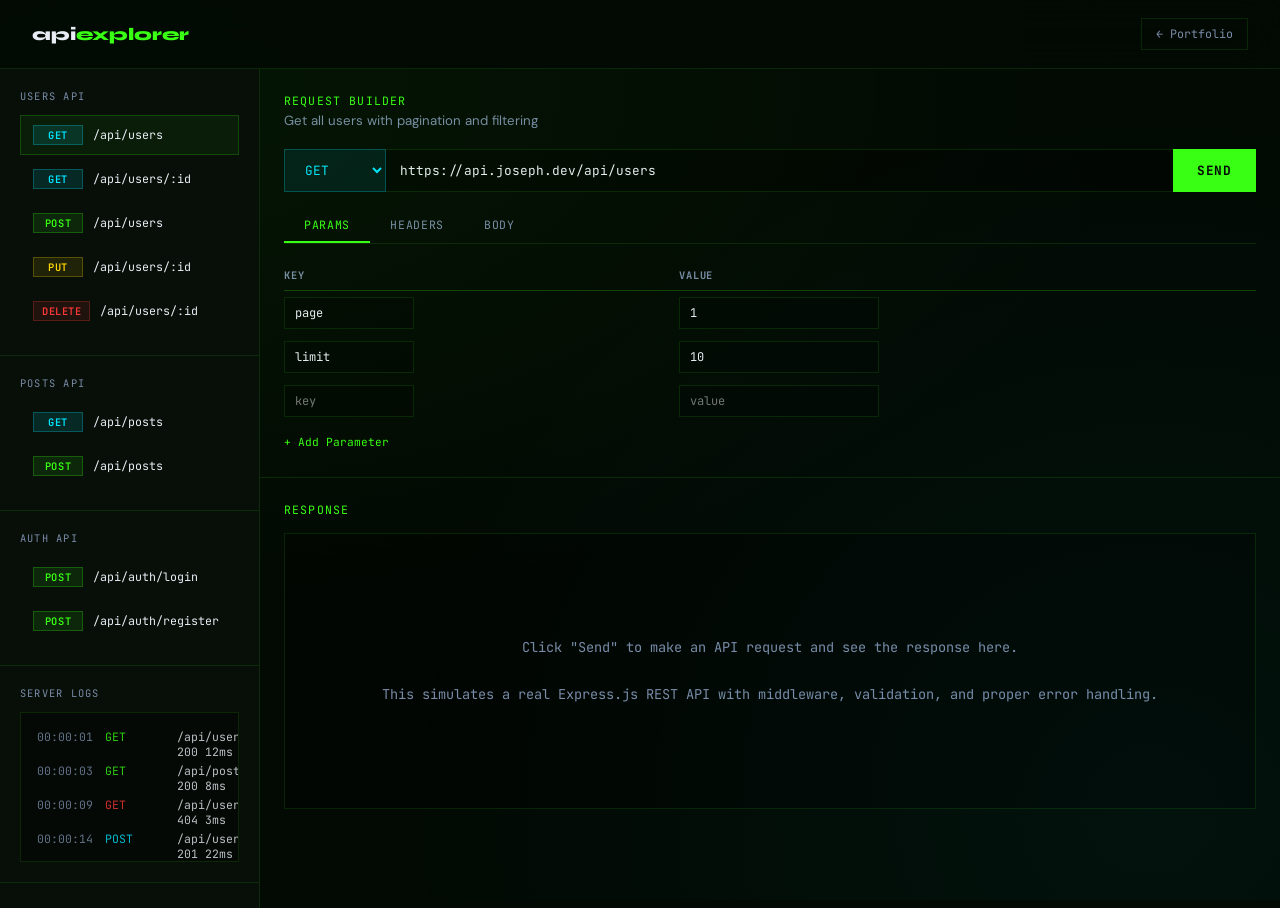
<file: projects/api-explorer.html>
<!DOCTYPE html>
<html lang="en">
<head>
<meta charset="UTF-8"><meta name="viewport" content="width=device-width, initial-scale=1.0">
<title>RESTful API Explorer — Live Demo</title>
<link href="https://fonts.googleapis.com/css2?family=Syne:wght@400;700;800&family=JetBrains+Mono:wght@300;400;600&family=DM+Sans:wght@300;400;500&display=swap" rel="stylesheet">
<style>
:root{--bg:#030a04;--bg2:#070f08;--card:#0a1a0b;--green:#39ff14;--cyan:#00e5ff;--orange:#ff6b35;--red:#ff3838;--yellow:#ffd700;--text:#e8edf5;--muted:#7a8ba8;--border:rgba(57,255,20,0.12)}
*{margin:0;padding:0;box-sizing:border-box}
body{background:var(--bg);color:var(--text);font-family:'DM Sans',sans-serif;min-height:100vh}
.mesh{position:fixed;inset:0;background:radial-gradient(ellipse 80% 60% at 10% 10%,rgba(57,255,20,0.05),transparent),radial-gradient(ellipse 60% 80% at 90% 90%,rgba(0,229,255,0.04),transparent);pointer-events:none}
nav{display:flex;align-items:center;justify-content:space-between;padding:18px 32px;border-bottom:1px solid var(--border);background:rgba(3,10,4,0.9);backdrop-filter:blur(20px);position:sticky;top:0;z-index:100}
.logo{font-family:'Syne',sans-serif;font-weight:800;font-size:1.1rem}.logo span{color:var(--green)}
.back-btn{font-family:'JetBrains Mono',monospace;font-size:.73rem;padding:7px 14px;border:1px solid var(--border);color:var(--muted);text-decoration:none;transition:.2s}
.back-btn:hover{border-color:var(--green);color:var(--green)}
.layout{display:grid;grid-template-columns:260px 1fr;min-height:calc(100vh - 61px)}
.sidebar{border-right:1px solid var(--border);background:var(--bg2);overflow-y:auto;max-height:calc(100vh - 61px);position:sticky;top:61px}
.sidebar-section{padding:20px;border-bottom:1px solid var(--border)}
.sidebar-label{font-family:'JetBrains Mono',monospace;font-size:.65rem;text-transform:uppercase;letter-spacing:.12em;color:var(--muted);margin-bottom:12px}
.endpoint-btn{width:100%;display:flex;align-items:center;gap:10px;padding:9px 12px;background:transparent;border:1px solid transparent;cursor:pointer;transition:.2s;text-align:left;margin-bottom:4px}
.endpoint-btn:hover,.endpoint-btn.active{background:rgba(57,255,20,.06);border-color:rgba(57,255,20,.2)}
.method-tag{font-family:'JetBrains Mono',monospace;font-size:.65rem;font-weight:600;padding:2px 8px;min-width:50px;text-align:center;letter-spacing:.05em}
.GET{background:rgba(0,229,255,.12);color:var(--cyan);border:1px solid rgba(0,229,255,.25)}
.POST{background:rgba(57,255,20,.1);color:var(--green);border:1px solid rgba(57,255,20,.25)}
.PUT{background:rgba(255,215,0,.1);color:var(--yellow);border:1px solid rgba(255,215,0,.25)}
.DELETE{background:rgba(255,56,56,.1);color:var(--red);border:1px solid rgba(255,56,56,.25)}
.endpoint-path{font-family:'JetBrains Mono',monospace;font-size:.73rem;color:var(--text)}
.main{display:flex;flex-direction:column;overflow:hidden}
.request-panel{padding:24px;border-bottom:1px solid var(--border)}
.panel-header{display:flex;align-items:center;justify-content:space-between;margin-bottom:20px}
.panel-title{font-family:'JetBrains Mono',monospace;font-size:.72rem;color:var(--green);text-transform:uppercase;letter-spacing:.1em}
.url-bar{display:flex;gap:0;margin-bottom:16px}
.method-select{font-family:'JetBrains Mono',monospace;font-size:.8rem;padding:11px 16px;background:rgba(0,229,255,.08);border:1px solid rgba(0,229,255,.25);color:var(--cyan);cursor:pointer;outline:none;min-width:90px}
.url-input{flex:1;background:rgba(0,0,0,.4);border:1px solid var(--border);border-left:none;border-right:none;color:var(--text);padding:11px 14px;font-family:'JetBrains Mono',monospace;font-size:.8rem;outline:none;transition:.3s}
.url-input:focus{border-color:var(--green);background:rgba(57,255,20,.03)}
.send-btn{padding:11px 24px;background:var(--green);color:#030a04;border:none;font-family:'JetBrains Mono',monospace;font-size:.8rem;font-weight:700;cursor:pointer;letter-spacing:.06em;transition:.3s;text-transform:uppercase}
.send-btn:hover{box-shadow:0 0 30px rgba(57,255,20,.4);background:#50ff25}
.send-btn:disabled{opacity:.5;cursor:not-allowed}
.tabs{display:flex;gap:0;border-bottom:1px solid var(--border);margin-bottom:16px}
.tab{font-family:'JetBrains Mono',monospace;font-size:.72rem;padding:9px 20px;cursor:pointer;color:var(--muted);border-bottom:2px solid transparent;transition:.2s;text-transform:uppercase;letter-spacing:.06em}
.tab.active{color:var(--green);border-bottom-color:var(--green)}
.params-table{width:100%;border-collapse:collapse}
.params-table th{font-family:'JetBrains Mono',monospace;font-size:.65rem;text-transform:uppercase;letter-spacing:.08em;color:var(--muted);text-align:left;padding:8px 0;border-bottom:1px solid var(--border)}
.params-table td{padding:6px 0}
.params-table input{background:rgba(0,0,0,.3);border:1px solid var(--border);color:var(--text);padding:7px 10px;font-family:'JetBrains Mono',monospace;font-size:.75rem;outline:none;width:100%;transition:.3s}
.params-table input:focus{border-color:var(--green)}
.col-key input{width:130px}
.col-val input{width:200px}
.add-param{font-family:'JetBrains Mono',monospace;font-size:.7rem;color:var(--green);background:none;border:none;cursor:pointer;margin-top:8px;padding:4px 0;display:flex;align-items:center;gap:4px}
.response-panel{flex:1;padding:24px;overflow:auto}
.response-meta{display:flex;align-items:center;gap:16px;margin-bottom:16px;flex-wrap:wrap}
.status-badge{font-family:'JetBrains Mono',monospace;font-size:.75rem;font-weight:600;padding:4px 12px;border-radius:2px}
.status-2xx{background:rgba(57,255,20,.12);color:var(--green);border:1px solid rgba(57,255,20,.3)}
.status-4xx{background:rgba(255,56,56,.12);color:var(--red);border:1px solid rgba(255,56,56,.3)}
.status-5xx{background:rgba(255,107,53,.12);color:var(--orange);border:1px solid rgba(255,107,53,.3)}
.meta-info{font-family:'JetBrains Mono',monospace;font-size:.72rem;color:var(--muted)}
.json-view{background:rgba(0,0,0,.4);border:1px solid var(--border);padding:20px;font-family:'JetBrains Mono',monospace;font-size:.78rem;line-height:1.7;overflow-x:auto;min-height:200px;white-space:pre-wrap;word-break:break-all}
.json-key{color:var(--cyan)}
.json-string{color:var(--green)}
.json-number{color:var(--orange)}
.json-bool{color:var(--yellow)}
.json-null{color:var(--muted)}
.placeholder-text{color:var(--muted);font-size:.85rem;text-align:center;padding:40px}
.logs{background:rgba(0,0,0,.4);border:1px solid var(--border);padding:16px;font-family:'JetBrains Mono',monospace;font-size:.72rem;max-height:150px;overflow-y:auto}
.log-line{display:flex;gap:12px;margin-bottom:4px;opacity:.8}
.log-time{color:var(--muted);flex-shrink:0}
.log-method{min-width:60px}
.log-200{color:var(--green)}
.log-404{color:var(--red)}
.log-201{color:var(--cyan)}
@media(max-width:700px){.layout{grid-template-columns:1fr}.sidebar{display:none}}
</style>
</head>
<body>
<div class="mesh"></div>
<nav>
  <div class="logo">api<span>explorer</span></div>
  <a href="../index.html" class="back-btn">← Portfolio</a>
</nav>

<div class="layout">
  <div class="sidebar">
    <div class="sidebar-section">
      <div class="sidebar-label">Users API</div>
      <button class="endpoint-btn active" onclick="loadEndpoint(this,'GET','/api/users','Get all users with pagination and filtering')">
        <span class="method-tag GET">GET</span><span class="endpoint-path">/api/users</span>
      </button>
      <button class="endpoint-btn" onclick="loadEndpoint(this,'GET','/api/users/:id','Get user by ID')">
        <span class="method-tag GET">GET</span><span class="endpoint-path">/api/users/:id</span>
      </button>
      <button class="endpoint-btn" onclick="loadEndpoint(this,'POST','/api/users','Create a new user')">
        <span class="method-tag POST">POST</span><span class="endpoint-path">/api/users</span>
      </button>
      <button class="endpoint-btn" onclick="loadEndpoint(this,'PUT','/api/users/:id','Update user by ID')">
        <span class="method-tag PUT">PUT</span><span class="endpoint-path">/api/users/:id</span>
      </button>
      <button class="endpoint-btn" onclick="loadEndpoint(this,'DELETE','/api/users/:id','Delete user by ID')">
        <span class="method-tag DELETE">DELETE</span><span class="endpoint-path">/api/users/:id</span>
      </button>
    </div>
    <div class="sidebar-section">
      <div class="sidebar-label">Posts API</div>
      <button class="endpoint-btn" onclick="loadEndpoint(this,'GET','/api/posts','Get all blog posts')">
        <span class="method-tag GET">GET</span><span class="endpoint-path">/api/posts</span>
      </button>
      <button class="endpoint-btn" onclick="loadEndpoint(this,'POST','/api/posts','Create new post')">
        <span class="method-tag POST">POST</span><span class="endpoint-path">/api/posts</span>
      </button>
    </div>
    <div class="sidebar-section">
      <div class="sidebar-label">Auth API</div>
      <button class="endpoint-btn" onclick="loadEndpoint(this,'POST','/api/auth/login','Login and get JWT token')">
        <span class="method-tag POST">POST</span><span class="endpoint-path">/api/auth/login</span>
      </button>
      <button class="endpoint-btn" onclick="loadEndpoint(this,'POST','/api/auth/register','Register new account')">
        <span class="method-tag POST">POST</span><span class="endpoint-path">/api/auth/register</span>
      </button>
    </div>
    <div class="sidebar-section">
      <div class="sidebar-label">Server Logs</div>
      <div class="logs" id="logs">
        <div class="log-line"><span class="log-time">00:00:01</span><span class="log-method log-200">GET</span><span>/api/users 200 12ms</span></div>
        <div class="log-line"><span class="log-time">00:00:03</span><span class="log-method log-200">GET</span><span>/api/posts 200 8ms</span></div>
        <div class="log-line"><span class="log-time">00:00:09</span><span class="log-method log-404">GET</span><span>/api/users/999 404 3ms</span></div>
        <div class="log-line"><span class="log-time">00:00:14</span><span class="log-method log-201">POST</span><span>/api/users 201 22ms</span></div>
      </div>
    </div>
  </div>

  <div class="main">
    <div class="request-panel">
      <div class="panel-header">
        <div>
          <div class="panel-title">Request Builder</div>
          <div id="endpointDesc" style="font-size:.83rem;color:var(--muted);margin-top:4px">Get all users with pagination and filtering</div>
        </div>
      </div>
      <div class="url-bar">
        <select class="method-select" id="methodSelect">
          <option>GET</option><option>POST</option><option>PUT</option><option>DELETE</option>
        </select>
        <input class="url-input" id="urlInput" value="https://api.joseph.dev/api/users" />
        <button class="send-btn" id="sendBtn" onclick="sendRequest()">Send</button>
      </div>
      <div class="tabs">
        <div class="tab active" onclick="switchTab(this,'params')">Params</div>
        <div class="tab" onclick="switchTab(this,'headers')">Headers</div>
        <div class="tab" onclick="switchTab(this,'body')">Body</div>
      </div>
      <div id="tab-params">
        <table class="params-table">
          <thead><tr><th>Key</th><th></th><th>Value</th></tr></thead>
          <tbody id="paramsBody">
            <tr><td class="col-key"><input value="page" placeholder="key"></td><td style="width:20px"></td><td class="col-val"><input value="1" placeholder="value"></td></tr>
            <tr><td class="col-key"><input value="limit" placeholder="key"></td><td style="width:20px"></td><td class="col-val"><input value="10" placeholder="value"></td></tr>
            <tr><td class="col-key"><input placeholder="key"></td><td style="width:20px"></td><td class="col-val"><input placeholder="value"></td></tr>
          </tbody>
        </table>
        <button class="add-param" onclick="addParamRow()">+ Add Parameter</button>
      </div>
      <div id="tab-headers" style="display:none">
        <table class="params-table">
          <thead><tr><th>Key</th><th></th><th>Value</th></tr></thead>
          <tbody>
            <tr><td class="col-key"><input value="Content-Type"></td><td></td><td class="col-val"><input value="application/json"></td></tr>
            <tr><td class="col-key"><input value="Authorization"></td><td></td><td class="col-val"><input value="Bearer eyJhbGci..." placeholder="JWT Token"></td></tr>
          </tbody>
        </table>
      </div>
      <div id="tab-body" style="display:none">
        <textarea id="bodyInput" style="width:100%;height:100px;background:rgba(0,0,0,.3);border:1px solid var(--border);color:var(--text);padding:12px;font-family:'JetBrains Mono',monospace;font-size:.78rem;outline:none;resize:none;line-height:1.6">{\n  "name": "Joseph Odhiambo",\n  "email": "joseph@example.com",\n  "role": "developer"\n}</textarea>
      </div>
    </div>

    <div class="response-panel">
      <div class="panel-title" style="margin-bottom:16px">Response</div>
      <div id="responseMeta" class="response-meta" style="display:none"></div>
      <div class="json-view" id="responseView">
        <div class="placeholder-text">Click "Send" to make an API request and see the response here.<br><br>This simulates a real Express.js REST API with middleware, validation, and proper error handling.</div>
      </div>
    </div>
  </div>
</div>

<script>
const mockData = {
  'GET /api/users': {status:200, time:12, data:{success:true,data:{users:[{_id:"64f1a2b3c4d5e6f7a8b9c0d1",name:"Alice Chen",email:"alice@example.com",role:"admin",createdAt:"2024-01-15T08:30:00Z",active:true},{_id:"64f1a2b3c4d5e6f7a8b9c0d2",name:"Brian Okonkwo",email:"brian@example.com",role:"user",createdAt:"2024-02-20T14:22:00Z",active:true},{_id:"64f1a2b3c4d5e6f7a8b9c0d3",name:"Sarah Mitchell",email:"sarah@example.com",role:"editor",createdAt:"2024-03-10T09:45:00Z",active:false}],pagination:{page:1,limit:10,total:87,pages:9},filters:{applied:["active"],sort:"createdAt"}}}},
  'GET /api/users/:id': {status:200, time:5, data:{success:true,data:{_id:"64f1a2b3c4d5e6f7a8b9c0d1",name:"Alice Chen",email:"alice@example.com",role:"admin",profile:{bio:"Full-stack developer & tech lead",location:"Nairobi, Kenya",avatar:"https://api.dicebear.com/7.x/initials/svg?seed=AC"},createdAt:"2024-01-15T08:30:00Z",updatedAt:"2024-12-01T11:00:00Z"}}},
  'POST /api/users': {status:201, time:22, data:{success:true,message:"User created successfully",data:{_id:"64f1a2b3c4d5e6f7a8b9c0d9",name:"Joseph Odhiambo",email:"joseph@example.com",role:"developer",createdAt:"2024-12-12T10:00:00Z"},meta:{verificationEmailSent:true}}},
  'PUT /api/users/:id': {status:200, time:18, data:{success:true,message:"User updated successfully",data:{_id:"64f1a2b3c4d5e6f7a8b9c0d1",name:"Alice Chen (Updated)",updatedAt:"2024-12-12T10:05:00Z"}}},
  'DELETE /api/users/:id': {status:200, time:8, data:{success:true,message:"User deleted successfully",deletedId:"64f1a2b3c4d5e6f7a8b9c0d1",timestamp:"2024-12-12T10:06:00Z"}},
  'GET /api/posts': {status:200, time:9, data:{success:true,data:{posts:[{_id:"post_001",title:"Building Scalable REST APIs",author:"Joseph O.",tags:["Node.js","Express"],views:2847,createdAt:"2024-12-01"},{_id:"post_002",title:"MongoDB Aggregation Deep Dive",author:"Joseph O.",tags:["MongoDB","Database"],views:1923,createdAt:"2024-11-28"}],pagination:{page:1,total:14}}}},
  'POST /api/posts': {status:201, time:31, data:{success:true,message:"Post created",data:{_id:"post_new",title:"New Post Title",slug:"new-post-title",createdAt:"2024-12-12T10:00:00Z"}}},
  'POST /api/auth/login': {status:200, time:45, data:{success:true,token:"eyJhbGciOiJIUzI1NiIsInR5cCI6IkpXVCJ9.eyJpZCI6IjY0ZjFhMmIzYzRkNWU2ZjdhOGI5YzBkMSIsInJvbGUiOiJhZG1pbiIsImlhdCI6MTcwMjM3NjAwMCwiZXhwIjoxNzAyNDYyNDAwfQ.signature",expiresIn:"24h",user:{id:"64f1a2b3c4d5e6f7a8b9c0d1",name:"Alice Chen",role:"admin"}}},
  'POST /api/auth/register': {status:201, time:62, data:{success:true,message:"Account created. Check email for verification.",user:{id:"new_user_id",email:"user@example.com",verificationPending:true}}}
};
const errors = {
  '404': {success:false,error:{code:"NOT_FOUND",message:"Resource not found",statusCode:404,timestamp:"2024-12-12T10:00:00Z"}},
  '401': {success:false,error:{code:"UNAUTHORIZED",message:"Invalid or expired token",statusCode:401,timestamp:"2024-12-12T10:00:00Z"}}
};

let currentKey = 'GET /api/users';

function loadEndpoint(btn, method, path, desc) {
  document.querySelectorAll('.endpoint-btn').forEach(b => b.classList.remove('active'));
  btn.classList.add('active');
  document.getElementById('methodSelect').value = method;
  document.getElementById('urlInput').value = 'https://api.joseph.dev' + path;
  document.getElementById('endpointDesc').textContent = desc;
  currentKey = `${method} ${path}`;
  document.getElementById('responseView').innerHTML = '<div class="placeholder-text">Press Send to execute this request.</div>';
  document.getElementById('responseMeta').style.display = 'none';
}

function sendRequest() {
  const btn = document.getElementById('sendBtn');
  btn.textContent = 'Sending...'; btn.disabled = true;
  const method = document.getElementById('methodSelect').value;
  const pathMatch = document.getElementById('urlInput').value.replace('https://api.joseph.dev','');
  const key = `${method} ${pathMatch}`;
  const mock = mockData[key] || mockData[currentKey];
  const delay = mock ? mock.time + Math.random()*30 : 80;

  setTimeout(() => {
    btn.textContent = 'Send'; btn.disabled = false;
    const meta = document.getElementById('responseMeta');
    const view = document.getElementById('responseView');
    meta.style.display = 'flex';
    const statusCode = mock ? mock.status : 404;
    const statusClass = statusCode >= 200 && statusCode < 300 ? 'status-2xx' : 'status-4xx';
    const data = mock ? mock.data : errors['404'];
    meta.innerHTML = `<span class="status-badge ${statusClass}">${statusCode} ${statusCode===200?'OK':statusCode===201?'Created':statusCode===404?'Not Found':'Error'}</span>
      <span class="meta-info">Time: ${Math.round(delay)}ms</span>
      <span class="meta-info">Size: ${JSON.stringify(data).length}B</span>`;
    view.innerHTML = syntaxHighlight(JSON.stringify(data, null, 2));
    addLog(method, pathMatch, statusCode, Math.round(delay));
  }, delay);
}

function syntaxHighlight(json) {
  return json.replace(/("(\\u[a-zA-Z0-9]{4}|\\[^u]|[^\\"])*"(\s*:)?|\b(true|false|null)\b|-?\d+(?:\.\d*)?(?:[eE][+\-]?\d+)?)/g, (match) => {
    let cls = 'json-number';
    if (/^"/.test(match)) cls = /:$/.test(match) ? 'json-key' : 'json-string';
    else if (/true|false/.test(match)) cls = 'json-bool';
    else if (/null/.test(match)) cls = 'json-null';
    return `<span class="${cls}">${match}</span>`;
  });
}

function addLog(method, path, status, time) {
  const logs = document.getElementById('logs');
  const now = new Date();
  const t = `${String(now.getHours()).padStart(2,'0')}:${String(now.getMinutes()).padStart(2,'0')}:${String(now.getSeconds()).padStart(2,'0')}`;
  const cls = status >= 200 && status < 300 ? (status===201?'log-201':'log-200') : 'log-404';
  const line = document.createElement('div');
  line.className = 'log-line';
  line.innerHTML = `<span class="log-time">${t}</span><span class="log-method ${cls}">${method}</span><span>${path} ${status} ${time}ms</span>`;
  logs.appendChild(line);
  logs.scrollTop = logs.scrollHeight;
}

function switchTab(tab, name) {
  document.querySelectorAll('.tab').forEach(t => t.classList.remove('active'));
  tab.classList.add('active');
  ['params','headers','body'].forEach(n => { const el = document.getElementById('tab-'+n); if(el) el.style.display = n===name ? 'block':'none'; });
}
function addParamRow() {
  const tbody = document.getElementById('paramsBody');
  const tr = document.createElement('tr');
  tr.innerHTML = '<td class="col-key"><input placeholder="key"></td><td></td><td class="col-val"><input placeholder="value"></td>';
  tbody.appendChild(tr);
}
</script>
</body>
</html>
</file>
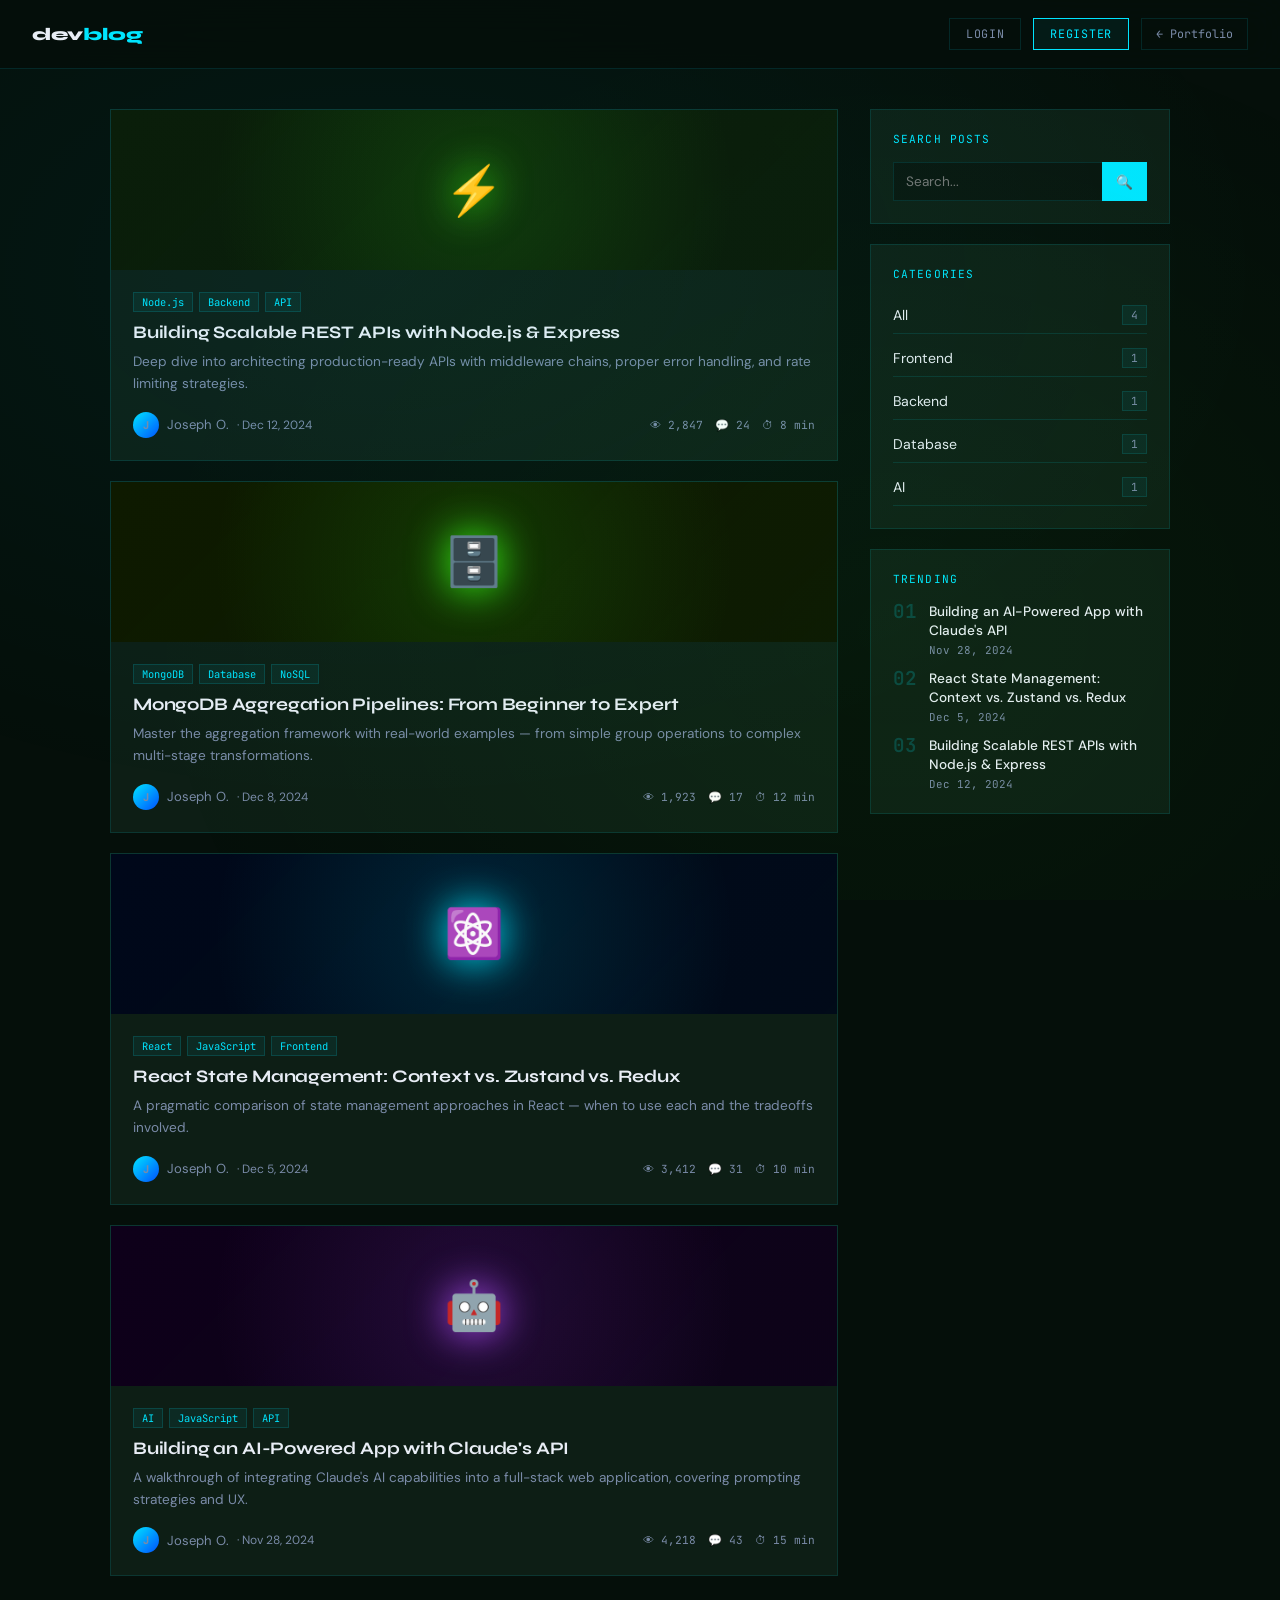
<file: projects/blog-platform.html>
<!DOCTYPE html>
<html lang="en">
<head>
<meta charset="UTF-8"><meta name="viewport" content="width=device-width, initial-scale=1.0">
<title>MERN Blog Platform — Full-Stack Demo</title>
<link href="https://fonts.googleapis.com/css2?family=Syne:wght@400;700;800&family=JetBrains+Mono:wght@400;600&family=DM+Sans:wght@300;400;500&display=swap" rel="stylesheet">
<style>
:root{--bg:#050f0a;--bg2:#091510;--card:#0d1e15;--cyan:#00e5ff;--green:#39ff14;--text:#e8edf5;--muted:#7a8ba8;--border:rgba(0,229,255,0.12)}
*{margin:0;padding:0;box-sizing:border-box}
body{background:var(--bg);color:var(--text);font-family:'DM Sans',sans-serif;min-height:100vh}
.mesh{position:fixed;inset:0;background:radial-gradient(ellipse 70% 60% at 30% 30%,rgba(0,229,255,0.05),transparent),radial-gradient(ellipse 60% 70% at 70% 70%,rgba(57,255,20,0.04),transparent);pointer-events:none}
nav{display:flex;align-items:center;justify-content:space-between;padding:18px 32px;border-bottom:1px solid var(--border);background:rgba(5,15,10,0.9);backdrop-filter:blur(20px);position:sticky;top:0;z-index:100}
.logo{font-family:'Syne',sans-serif;font-weight:800;font-size:1.1rem}.logo span{color:var(--cyan)}
.nav-right{display:flex;gap:12px;align-items:center}
.nav-btn{font-family:'JetBrains Mono',monospace;font-size:.73rem;padding:7px 16px;border:1px solid var(--border);color:var(--muted);background:transparent;cursor:pointer;transition:.2s;text-transform:uppercase;letter-spacing:.06em}
.nav-btn:hover{border-color:var(--cyan);color:var(--cyan)}
.nav-btn.active{border-color:var(--cyan);color:var(--cyan);background:rgba(0,229,255,.06)}
.back-btn{font-family:'JetBrains Mono',monospace;font-size:.73rem;padding:7px 14px;border:1px solid var(--border);color:var(--muted);text-decoration:none;transition:.2s}
.back-btn:hover{border-color:var(--cyan);color:var(--cyan)}
.main{max-width:1100px;margin:0 auto;padding:40px 20px;display:grid;grid-template-columns:1fr 300px;gap:32px}
.feed{display:flex;flex-direction:column;gap:20px}
.post-card{background:var(--card);border:1px solid var(--border);overflow:hidden;transition:.3s;cursor:pointer}
.post-card:hover{border-color:rgba(0,229,255,.35);transform:translateY(-2px);box-shadow:0 12px 40px rgba(0,0,0,.4)}
.post-img{height:160px;display:flex;align-items:center;justify-content:center;font-size:3rem;position:relative;overflow:hidden}
.post-body{padding:22px}
.post-tags{display:flex;gap:6px;margin-bottom:10px;flex-wrap:wrap}
.tag{font-family:'JetBrains Mono',monospace;font-size:.65rem;padding:2px 8px;background:rgba(0,229,255,.06);border:1px solid rgba(0,229,255,.15);color:var(--cyan)}
.post-title{font-family:'Syne',sans-serif;font-size:1.1rem;font-weight:700;margin-bottom:8px;letter-spacing:-.01em}
.post-excerpt{font-size:.85rem;color:var(--muted);line-height:1.65;margin-bottom:16px}
.post-meta{display:flex;align-items:center;justify-content:space-between}
.post-author{display:flex;align-items:center;gap:8px;font-size:.82rem;color:var(--muted)}
.avatar{width:26px;height:26px;border-radius:50%;display:flex;align-items:center;justify-content:center;font-size:.7rem;font-weight:700}
.post-stats{display:flex;gap:12px;font-family:'JetBrains Mono',monospace;font-size:.7rem;color:var(--muted)}
.sidebar{display:flex;flex-direction:column;gap:20px}
.widget{background:var(--card);border:1px solid var(--border);padding:22px}
.widget-title{font-family:'JetBrains Mono',monospace;font-size:.7rem;color:var(--cyan);text-transform:uppercase;letter-spacing:.1em;margin-bottom:16px}
.search-box{display:flex;gap:0}
.search-box input{flex:1;background:rgba(0,0,0,.3);border:1px solid var(--border);border-right:none;color:var(--text);padding:10px 12px;font-family:'DM Sans',sans-serif;font-size:.85rem;outline:none}
.search-box input:focus{border-color:var(--cyan)}
.search-box button{padding:10px 14px;background:var(--cyan);color:#050f0a;border:none;font-weight:700;cursor:pointer;font-size:.85rem}
.category-list{display:flex;flex-direction:column;gap:6px}
.cat-item{display:flex;justify-content:space-between;align-items:center;padding:8px 0;border-bottom:1px solid var(--border);cursor:pointer;transition:.2s;font-size:.88rem}
.cat-item:hover{color:var(--cyan);padding-left:6px}
.cat-count{font-family:'JetBrains Mono',monospace;font-size:.7rem;color:var(--muted);background:rgba(0,229,255,.06);padding:2px 8px;border:1px solid rgba(0,229,255,.12)}
.trending{display:flex;flex-direction:column;gap:12px}
.trend-item{display:flex;gap:12px;cursor:pointer;transition:.2s}
.trend-item:hover .trend-title{color:var(--cyan)}
.trend-num{font-family:'JetBrains Mono',monospace;font-size:1.2rem;font-weight:600;color:rgba(0,229,255,.2);flex-shrink:0;line-height:1}
.trend-title{font-size:.85rem;line-height:1.4;font-weight:500}
.trend-date{font-family:'JetBrains Mono',monospace;font-size:.68rem;color:var(--muted);margin-top:3px}
/* Auth Modal */
.modal-overlay{display:none;position:fixed;inset:0;background:rgba(0,0,0,.7);backdrop-filter:blur(10px);z-index:200;align-items:center;justify-content:center}
.modal-overlay.open{display:flex}
.modal{background:var(--card);border:1px solid var(--border);padding:36px;width:100%;max-width:400px}
.modal h2{font-family:'Syne',sans-serif;font-size:1.4rem;font-weight:800;margin-bottom:6px}
.modal p{color:var(--muted);font-size:.87rem;margin-bottom:24px}
.form-group{margin-bottom:16px}
.form-group label{display:block;font-family:'JetBrains Mono',monospace;font-size:.68rem;text-transform:uppercase;letter-spacing:.08em;color:var(--muted);margin-bottom:6px}
.form-group input{width:100%;background:rgba(0,0,0,.4);border:1px solid var(--border);color:var(--text);padding:11px 14px;font-family:'DM Sans',sans-serif;font-size:.9rem;outline:none;transition:.3s}
.form-group input:focus{border-color:var(--cyan)}
.modal-btn{width:100%;padding:12px;background:var(--cyan);color:#050f0a;border:none;font-family:'JetBrains Mono',monospace;font-size:.8rem;font-weight:700;cursor:pointer;text-transform:uppercase;letter-spacing:.08em;transition:.3s}
.modal-btn:hover{box-shadow:0 0 30px rgba(0,229,255,.4)}
.modal-close{position:absolute;top:16px;right:16px;background:none;border:none;color:var(--muted);font-size:1.2rem;cursor:pointer;line-height:1}
.modal-toggle{text-align:center;margin-top:14px;font-size:.83rem;color:var(--muted)}
.modal-toggle a{color:var(--cyan);cursor:pointer;text-decoration:underline}
/* Full Post View */
.post-view{display:none;max-width:800px;margin:0 auto;padding:40px 20px}
.post-view.open{display:block}
.main.hidden{display:none}
.post-full-title{font-family:'Syne',sans-serif;font-size:clamp(1.5rem,4vw,2.5rem);font-weight:800;margin:20px 0 12px;letter-spacing:-.03em}
.post-full-body{color:var(--text);line-height:1.85;font-size:.95rem}
.post-full-body p{margin-bottom:16px}
.post-full-body h3{font-family:'Syne',sans-serif;font-size:1.1rem;font-weight:700;margin:24px 0 12px;color:var(--cyan)}
.comments{margin-top:40px}
.comment{background:var(--card);border:1px solid var(--border);padding:16px;margin-bottom:12px}
.comment-meta{display:flex;justify-content:space-between;margin-bottom:8px}
.comment-author{font-family:'JetBrains Mono',monospace;font-size:.73rem;color:var(--cyan)}
.comment-date{font-family:'JetBrains Mono',monospace;font-size:.7rem;color:var(--muted)}
.comment-text{font-size:.87rem;color:var(--text);line-height:1.6}
.comment-form{margin-top:20px}
.comment-form textarea{width:100%;background:rgba(0,0,0,.3);border:1px solid var(--border);color:var(--text);padding:12px;font-family:'DM Sans',sans-serif;font-size:.88rem;resize:none;height:90px;outline:none;margin-bottom:10px;transition:.3s}
.comment-form textarea:focus{border-color:var(--cyan)}
.comment-btn{font-family:'JetBrains Mono',monospace;font-size:.75rem;padding:9px 20px;background:var(--cyan);color:#050f0a;border:none;font-weight:700;cursor:pointer;text-transform:uppercase;letter-spacing:.06em}
@media(max-width:700px){.main{grid-template-columns:1fr}.sidebar{display:none}}
</style>
</head>
<body>
<div class="mesh"></div>
<nav>
  <div class="logo">dev<span>blog</span></div>
  <div class="nav-right">
    <button class="nav-btn" onclick="openModal('login')">Login</button>
    <button class="nav-btn active" onclick="openModal('register')">Register</button>
    <a href="../index.html" class="back-btn">← Portfolio</a>
  </div>
</nav>

<div class="main" id="mainView">
  <div class="feed" id="feed"></div>
  <div class="sidebar">
    <div class="widget">
      <div class="widget-title">Search Posts</div>
      <div class="search-box">
        <input type="text" placeholder="Search..." id="searchInput" oninput="filterPosts()">
        <button>🔍</button>
      </div>
    </div>
    <div class="widget">
      <div class="widget-title">Categories</div>
      <div class="category-list" id="catList"></div>
    </div>
    <div class="widget">
      <div class="widget-title">Trending</div>
      <div class="trending" id="trending"></div>
    </div>
  </div>
</div>

<!-- Full Post -->
<div class="post-view" id="postView">
  <a href="#" onclick="closeFull()" style="font-family:'JetBrains Mono',monospace;font-size:.73rem;color:var(--muted);text-decoration:none;display:inline-flex;align-items:center;gap:6px;margin-bottom:20px">← Back to Feed</a>
  <div id="postContent"></div>
</div>

<!-- Auth Modal -->
<div class="modal-overlay" id="modalOverlay">
  <div class="modal" style="position:relative">
    <button class="modal-close" onclick="closeModal()">✕</button>
    <h2 id="modalTitle">Sign In</h2>
    <p id="modalSub">Welcome back to devblog</p>
    <div id="modalFields">
      <div class="form-group"><label>Email</label><input type="email" placeholder="you@example.com" id="authEmail"></div>
      <div class="form-group"><label>Password</label><input type="password" placeholder="••••••••" id="authPwd"></div>
    </div>
    <button class="modal-btn" onclick="authenticate()">Sign In →</button>
    <p class="modal-toggle">No account? <a onclick="switchModal()">Create one</a></p>
  </div>
</div>

<script>
const posts = [
  {id:1,title:"Building Scalable REST APIs with Node.js & Express",excerpt:"Deep dive into architecting production-ready APIs with middleware chains, proper error handling, and rate limiting strategies.",tags:["Node.js","Backend","API"],category:"Backend",author:"Joseph O.",date:"Dec 12, 2024",emoji:"⚡",color:"#0a1e0a",accent:"#39ff14",views:2847,comments:24,readTime:"8 min",body:`<p>Building a REST API that scales from 100 to 100,000 users requires intentional design decisions from day one. In this post, I'll share the architectural patterns I've learned building production systems.</p><h3>1. Middleware Architecture</h3><p>Think of middleware as a processing pipeline. Each function receives the request, does something with it, and passes it forward. The order matters — authentication before authorization, logging before business logic.</p><h3>2. Error Handling</h3><p>Never let an unhandled rejection crash your server. Centralized error handling with proper status codes and consistent error shapes makes debugging 10x faster for everyone on the team.</p><h3>3. Rate Limiting</h3><p>Protect your API from abuse with sliding window rate limiting. Redis-based solutions scale horizontally across multiple server instances without coordination overhead.</p>`},
  {id:2,title:"MongoDB Aggregation Pipelines: From Beginner to Expert",excerpt:"Master the aggregation framework with real-world examples — from simple group operations to complex multi-stage transformations.",tags:["MongoDB","Database","NoSQL"],category:"Database",author:"Joseph O.",date:"Dec 8, 2024",emoji:"🗄️",color:"#0e1a00",accent:"#39ff14",views:1923,comments:17,readTime:"12 min",body:`<p>MongoDB's aggregation pipeline is one of the most powerful data processing tools available to developers. Understanding it unlocks capabilities that raw queries simply can't achieve.</p><h3>The Pipeline Concept</h3><p>Think of the pipeline as a series of data transformation stages. Each stage receives documents from the previous one and outputs transformed documents to the next.</p><h3>Essential Operators</h3><p>The $match, $group, $project, $sort, and $lookup operators cover 90% of real-world use cases. Master these before moving to advanced operators like $facet and $bucket.</p><h3>Performance Optimization</h3><p>Always place $match and $limit stages as early in the pipeline as possible to reduce the number of documents flowing through subsequent stages.</p>`},
  {id:3,title:"React State Management: Context vs. Zustand vs. Redux",excerpt:"A pragmatic comparison of state management approaches in React — when to use each and the tradeoffs involved.",tags:["React","JavaScript","Frontend"],category:"Frontend",author:"Joseph O.",date:"Dec 5, 2024",emoji:"⚛️",color:"#00081a",accent:"#00e5ff",views:3412,comments:31,readTime:"10 min",body:`<p>State management is one of the most debated topics in React development. The honest answer? It depends on your application's complexity and your team's familiarity.</p><h3>React Context + useReducer</h3><p>For small to medium apps, the built-in Context API combined with useReducer is often more than sufficient. The pattern is familiar, requires no extra dependencies, and is perfectly adequate for most use cases.</p><h3>Zustand</h3><p>When you need something more powerful without Redux's ceremony, Zustand is the sweet spot. Minimal API, excellent TypeScript support, and devtools integration.</p><h3>Redux Toolkit</h3><p>For large-scale enterprise apps with complex state interactions and large teams, Redux Toolkit's opinionated structure and excellent debugging tools justify the complexity.</p>`},
  {id:4,title:"Building an AI-Powered App with Claude's API",excerpt:"A walkthrough of integrating Claude's AI capabilities into a full-stack web application, covering prompting strategies and UX.",tags:["AI","JavaScript","API"],category:"AI",author:"Joseph O.",date:"Nov 28, 2024",emoji:"🤖",color:"#0e001a",accent:"#b44fff",views:4218,comments:43,readTime:"15 min",body:`<p>Integrating AI into your web application is now accessible to every developer. In this post I'll walk through building a real AI feature — from prompt engineering to polished UX.</p><h3>Prompt Engineering</h3><p>The quality of your AI feature depends heavily on your system prompt. Be specific about tone, format, length constraints, and what the model should and shouldn't do.</p><h3>Streaming Responses</h3><p>For long AI-generated content, streaming creates a dramatically better user experience. Users see text appear in real-time rather than waiting for a complete response.</p><h3>Error States</h3><p>AI APIs can fail, timeout, or return unexpected formats. Build robust error handling and fallback states from the start — your users will thank you.</p>`}
];

const categories = ['All','Frontend','Backend','Database','AI'];
let activeCategory = 'All';

function renderFeed(filtered) {
  const feed = document.getElementById('feed');
  const data = filtered || posts;
  feed.innerHTML = '';
  data.forEach(p => {
    const card = document.createElement('div');
    card.className = 'post-card';
    card.innerHTML = `
      <div class="post-img" style="background:linear-gradient(135deg,${p.color},${p.color}dd)">
        <div style="position:absolute;inset:0;background:radial-gradient(circle at 50% 50%,${p.accent}22,transparent 70%)"></div>
        <span style="position:relative;z-index:1;filter:drop-shadow(0 0 20px ${p.accent})">${p.emoji}</span>
      </div>
      <div class="post-body">
        <div class="post-tags">${p.tags.map(t=>`<span class="tag">${t}</span>`).join('')}</div>
        <h2 class="post-title">${p.title}</h2>
        <p class="post-excerpt">${p.excerpt}</p>
        <div class="post-meta">
          <div class="post-author"><div class="avatar" style="background:linear-gradient(135deg,#00e5ff,#0050ff)">${p.author[0]}</div><span>${p.author}</span><span style="color:var(--muted);font-size:.75rem">· ${p.date}</span></div>
          <div class="post-stats"><span>👁 ${p.views.toLocaleString()}</span><span>💬 ${p.comments}</span><span>⏱ ${p.readTime}</span></div>
        </div>
      </div>`;
    card.onclick = () => openPost(p);
    feed.appendChild(card);
  });
}

function renderSidebar() {
  const catList = document.getElementById('catList');
  categories.forEach(c => {
    const count = c === 'All' ? posts.length : posts.filter(p => p.category === c).length;
    const item = document.createElement('div');
    item.className = 'cat-item';
    item.innerHTML = `<span>${c}</span><span class="cat-count">${count}</span>`;
    item.onclick = () => { activeCategory = c; filterPosts(); };
    catList.appendChild(item);
  });
  const trending = document.getElementById('trending');
  [...posts].sort((a,b)=>b.views-a.views).slice(0,3).forEach((p,i) => {
    const item = document.createElement('div');
    item.className = 'trend-item';
    item.innerHTML = `<div class="trend-num">0${i+1}</div><div><div class="trend-title">${p.title}</div><div class="trend-date">${p.date}</div></div>`;
    item.onclick = () => openPost(p);
    trending.appendChild(item);
  });
}

function filterPosts() {
  const query = document.getElementById('searchInput').value.toLowerCase();
  let filtered = posts;
  if (activeCategory !== 'All') filtered = filtered.filter(p => p.category === activeCategory);
  if (query) filtered = filtered.filter(p => p.title.toLowerCase().includes(query) || p.excerpt.toLowerCase().includes(query));
  renderFeed(filtered);
}

function openPost(p) {
  document.getElementById('mainView').classList.add('hidden');
  const view = document.getElementById('postView');
  view.classList.add('open');
  document.getElementById('postContent').innerHTML = `
    <div class="post-tags">${p.tags.map(t=>`<span class="tag">${t}</span>`).join('')}</div>
    <h1 class="post-full-title">${p.title}</h1>
    <div class="post-meta" style="margin-bottom:28px;font-size:.85rem;color:var(--muted)">
      ${p.author} · ${p.date} · ${p.readTime} read · 👁 ${p.views.toLocaleString()} · 💬 ${p.comments} comments
    </div>
    <div class="post-full-body">${p.body}</div>
    <div class="comments">
      <div style="font-family:'JetBrains Mono',monospace;font-size:.72rem;color:var(--cyan);text-transform:uppercase;letter-spacing:.1em;margin-bottom:20px">Comments (${p.comments})</div>
      <div id="commentsList">
        ${generateComments(p.comments)}
      </div>
      <div class="comment-form">
        <textarea placeholder="Add a comment..."></textarea>
        <button class="comment-btn" onclick="addComment(this)">Post Comment</button>
      </div>
    </div>`;
  window.scrollTo(0,0);
}

function generateComments(n) {
  const names = ['dev_sarah','code_jones','fullstack_k','react_lover','backend_pro'];
  const comments = ['Great explanation! The middleware section was especially helpful.','I have been looking for this. The aggregation pipeline examples are solid.','Thanks for sharing. Would love to see a follow-up on TypeScript integration.','Bookmarking this. Really clear writing.'];
  return Array.from({length:Math.min(n,4)},(_,i)=>`
    <div class="comment">
      <div class="comment-meta"><span class="comment-author">~${names[i]}</span><span class="comment-date">${3+i*2} days ago</span></div>
      <div class="comment-text">${comments[i]}</div>
    </div>`).join('');
}

function addComment(btn) {
  const ta = btn.previousElementSibling;
  if (!ta.value.trim()) return;
  const list = document.getElementById('commentsList');
  const c = document.createElement('div');
  c.className = 'comment';
  c.style.borderColor = 'rgba(0,229,255,.3)';
  c.innerHTML = `<div class="comment-meta"><span class="comment-author" style="color:#00e5ff">~you</span><span class="comment-date">Just now</span></div><div class="comment-text">${ta.value}</div>`;
  list.insertBefore(c, list.firstChild);
  ta.value = '';
}

function closeFull() {
  document.getElementById('mainView').classList.remove('hidden');
  document.getElementById('postView').classList.remove('open');
  return false;
}

let isLogin = true;
function openModal(type) { isLogin = type==='login'; updateModal(); document.getElementById('modalOverlay').classList.add('open'); }
function closeModal() { document.getElementById('modalOverlay').classList.remove('open'); }
function updateModal() {
  document.getElementById('modalTitle').textContent = isLogin ? 'Sign In' : 'Create Account';
  document.getElementById('modalSub').textContent = isLogin ? 'Welcome back to devblog' : 'Join the developer community';
  document.querySelector('.modal-toggle').innerHTML = isLogin ? `No account? <a onclick="switchModal()">Create one</a>` : `Have an account? <a onclick="switchModal()">Sign in</a>`;
  document.querySelector('.modal-btn').textContent = isLogin ? 'Sign In →' : 'Create Account →';
  const fields = document.getElementById('modalFields');
  if (!isLogin && !document.getElementById('authName')) {
    const g = document.createElement('div'); g.className = 'form-group';
    g.innerHTML = '<label>Username</label><input type="text" id="authName" placeholder="cooldev123">';
    fields.insertBefore(g, fields.firstChild);
  } else if (isLogin && document.getElementById('authName')) {
    document.getElementById('authName').parentElement.remove();
  }
}
function switchModal() { isLogin = !isLogin; updateModal(); }
function authenticate() {
  const email = document.getElementById('authEmail').value;
  if (!email) { alert('Please enter your email.'); return; }
  closeModal();
  document.querySelector('.nav-right').innerHTML = `<div style="font-family:'JetBrains Mono',monospace;font-size:.75rem;padding:7px 16px;border:1px solid rgba(57,255,20,.3);color:var(--green)">✓ Logged in</div><a href="../index.html" class="back-btn" style="font-family:'JetBrains Mono',monospace;font-size:.73rem;padding:7px 14px;border:1px solid var(--border);color:var(--muted);text-decoration:none">← Portfolio</a>`;
}

renderFeed(); renderSidebar();
</script>
</body>
</html>
</file>
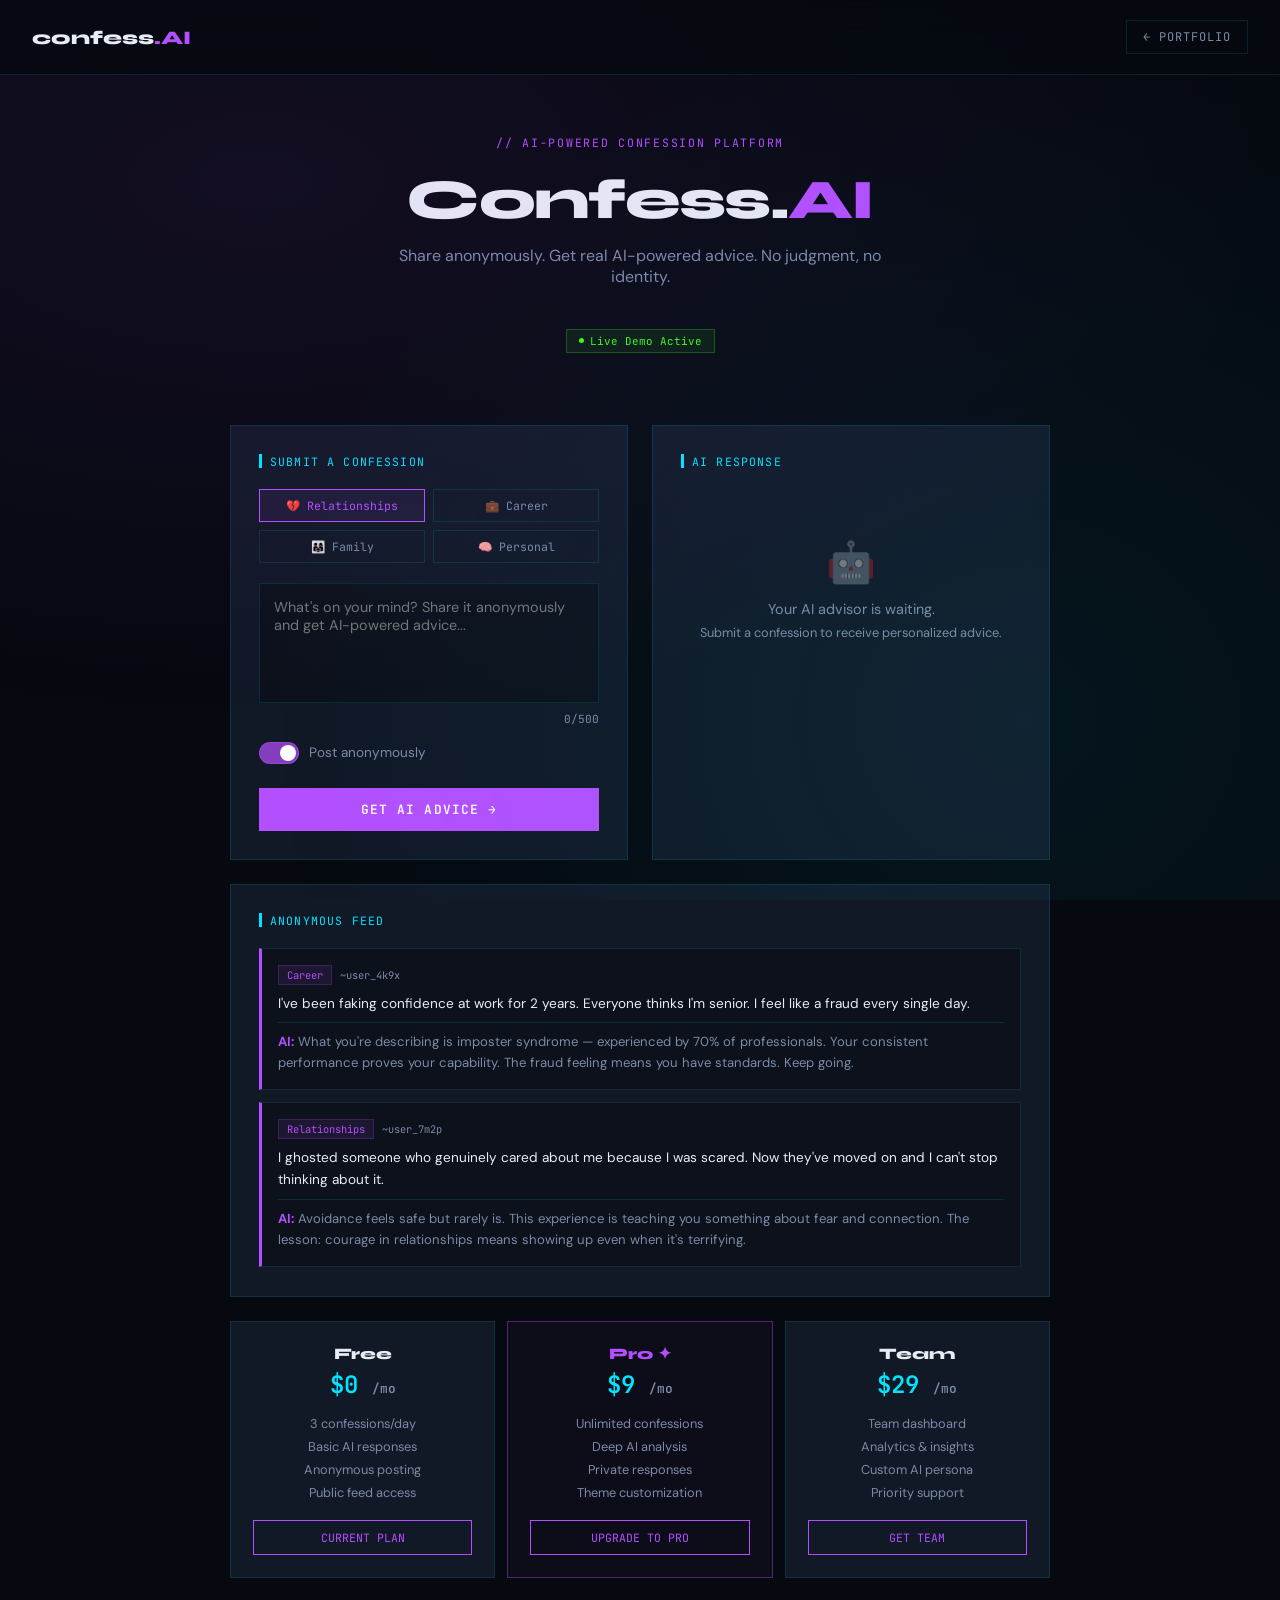
<file: projects/confess-ai.html>
<!DOCTYPE html>
<html lang="en">
<head>
<meta charset="UTF-8"><meta name="viewport" content="width=device-width, initial-scale=1.0">
<title>Confess.AI — Anonymous AI Advice Platform</title>
<link href="https://fonts.googleapis.com/css2?family=Syne:wght@400;700;800&family=JetBrains+Mono:wght@400;600&family=DM+Sans:wght@300;400;500&display=swap" rel="stylesheet">
<style>
:root{--bg:#060910;--bg2:#0d1220;--card:#111826;--cyan:#00e5ff;--purple:#b44fff;--green:#39ff14;--orange:#ff6b35;--text:#e8edf5;--muted:#7a8ba8;--border:rgba(0,229,255,0.12)}
*{margin:0;padding:0;box-sizing:border-box}
body{background:var(--bg);color:var(--text);font-family:'DM Sans',sans-serif;min-height:100vh;overflow-x:hidden}
.mesh{position:fixed;inset:0;background:radial-gradient(ellipse 80% 60% at 20% 20%,rgba(180,79,255,0.08),transparent),radial-gradient(ellipse 60% 80% at 80% 80%,rgba(0,229,255,0.06),transparent);pointer-events:none}
nav{display:flex;align-items:center;justify-content:space-between;padding:20px 32px;border-bottom:1px solid var(--border);background:rgba(6,9,16,0.8);backdrop-filter:blur(20px);position:sticky;top:0;z-index:100}
.logo{font-family:'Syne',sans-serif;font-weight:800;font-size:1.2rem}.logo span{color:var(--purple)}
.back-btn{font-family:'JetBrains Mono',monospace;font-size:0.75rem;padding:8px 16px;border:1px solid var(--border);color:var(--muted);text-decoration:none;transition:.3s;text-transform:uppercase;letter-spacing:.08em}
.back-btn:hover{border-color:var(--cyan);color:var(--cyan)}
.hero{text-align:center;padding:60px 20px 40px}
.tag{font-family:'JetBrains Mono',monospace;font-size:.72rem;color:var(--purple);letter-spacing:.15em;text-transform:uppercase;margin-bottom:16px}
h1{font-family:'Syne',sans-serif;font-size:clamp(2rem,5vw,3.5rem);font-weight:800;letter-spacing:-.03em;margin-bottom:12px}
h1 span{color:var(--purple)}
.sub{color:var(--muted);font-size:1rem;max-width:500px;margin:0 auto 40px}
.badge{display:inline-flex;align-items:center;gap:6px;font-family:'JetBrains Mono',monospace;font-size:.68rem;padding:4px 12px;background:rgba(57,255,20,.08);border:1px solid rgba(57,255,20,.25);color:var(--green);margin-bottom:32px}
.badge::before{content:'';width:5px;height:5px;background:var(--green);border-radius:50%;animation:pulse 1.5s ease infinite}
@keyframes pulse{0%,100%{opacity:1;transform:scale(1)}50%{opacity:.4;transform:scale(1.5)}}
.app{max-width:860px;margin:0 auto;padding:0 20px 60px;display:grid;grid-template-columns:1fr 1fr;gap:24px}
.panel{background:var(--card);border:1px solid var(--border);padding:28px}
.panel-title{font-family:'JetBrains Mono',monospace;font-size:.72rem;color:var(--cyan);text-transform:uppercase;letter-spacing:.1em;margin-bottom:20px;display:flex;align-items:center;gap:8px}
.panel-title::before{content:'';display:block;width:3px;height:14px;background:var(--cyan)}
.category-grid{display:grid;grid-template-columns:1fr 1fr;gap:8px;margin-bottom:20px}
.cat-btn{font-family:'JetBrains Mono',monospace;font-size:.72rem;padding:8px 10px;border:1px solid var(--border);background:transparent;color:var(--muted);cursor:pointer;transition:.2s;text-align:center}
.cat-btn:hover,.cat-btn.active{border-color:var(--purple);color:var(--purple);background:rgba(180,79,255,.08)}
textarea{width:100%;background:rgba(0,0,0,.3);border:1px solid var(--border);color:var(--text);padding:14px;font-family:'DM Sans',sans-serif;font-size:.9rem;resize:none;height:120px;outline:none;transition:.3s}
textarea:focus{border-color:var(--purple)}
.anon-toggle{display:flex;align-items:center;gap:10px;margin:16px 0;font-size:.85rem;color:var(--muted)}
.toggle{width:40px;height:22px;background:rgba(180,79,255,.3);border-radius:11px;position:relative;cursor:pointer;transition:.3s;border:1px solid rgba(180,79,255,.4)}
.toggle.on{background:rgba(180,79,255,.7)}
.toggle::after{content:'';position:absolute;width:16px;height:16px;background:#fff;border-radius:50%;top:2px;left:2px;transition:.3s}
.toggle.on::after{transform:translateX(18px)}
.submit-btn{width:100%;padding:13px;background:var(--purple);color:#fff;border:none;font-family:'JetBrains Mono',monospace;font-size:.8rem;font-weight:600;letter-spacing:.08em;text-transform:uppercase;cursor:pointer;transition:.3s;margin-top:8px}
.submit-btn:hover{background:#c562ff;box-shadow:0 0 30px rgba(180,79,255,.4)}
.submit-btn:disabled{opacity:.5;cursor:not-allowed}
.char-count{font-family:'JetBrains Mono',monospace;font-size:.7rem;color:var(--muted);text-align:right;margin-top:4px}
.response-area{min-height:200px;display:flex;align-items:center;justify-content:center}
.response-placeholder{text-align:center;color:var(--muted);font-size:.9rem}
.response-placeholder .icon{font-size:2.5rem;margin-bottom:12px;opacity:.4}
.ai-response{display:none;width:100%}
.ai-response .meta{display:flex;align-items:center;gap:8px;margin-bottom:16px;padding-bottom:14px;border-bottom:1px solid var(--border)}
.ai-avatar{width:32px;height:32px;background:linear-gradient(135deg,#b44fff,#6b35ff);border-radius:50%;display:flex;align-items:center;justify-content:center;font-size:.75rem;font-weight:700}
.ai-name{font-family:'JetBrains Mono',monospace;font-size:.72rem;color:var(--purple)}
.ai-text{color:var(--text);font-size:.88rem;line-height:1.75;white-space:pre-wrap}
.typing{display:inline-block;width:8px;height:16px;background:var(--purple);animation:blink .7s step-end infinite;vertical-align:middle}
@keyframes blink{0%,100%{opacity:1}50%{opacity:0}}
.feed-panel{grid-column:1/-1;background:var(--card);border:1px solid var(--border);padding:28px}
.confessions-list{display:flex;flex-direction:column;gap:12px;max-height:320px;overflow-y:auto}
.confession-item{background:rgba(0,0,0,.3);border:1px solid var(--border);border-left:3px solid var(--purple);padding:16px;transition:.2s}
.confession-item:hover{border-color:rgba(180,79,255,.4);background:rgba(180,79,255,.04)}
.c-meta{display:flex;align-items:center;gap:8px;margin-bottom:8px}
.c-cat{font-family:'JetBrains Mono',monospace;font-size:.65rem;padding:2px 8px;background:rgba(180,79,255,.1);border:1px solid rgba(180,79,255,.2);color:var(--purple)}
.c-anon{font-family:'JetBrains Mono',monospace;font-size:.65rem;color:var(--muted)}
.c-text{font-size:.85rem;color:var(--text);line-height:1.6;margin-bottom:8px}
.c-reply{font-size:.82rem;color:var(--muted);line-height:1.6;padding-top:8px;border-top:1px solid var(--border)}
.c-reply strong{color:var(--purple)}
.plan-row{display:flex;gap:12px;grid-column:1/-1;margin-top:0}
.plan-card{flex:1;background:var(--card);border:1px solid var(--border);padding:22px;text-align:center;transition:.3s}
.plan-card:hover{border-color:rgba(180,79,255,.3);transform:translateY(-2px)}
.plan-name{font-family:'Syne',sans-serif;font-weight:800;font-size:1rem;margin-bottom:6px}
.plan-price{font-family:'JetBrains Mono',monospace;font-size:1.5rem;color:var(--cyan);font-weight:600;margin-bottom:12px}
.plan-price span{font-size:.8rem;color:var(--muted)}
.plan-feat{font-size:.8rem;color:var(--muted);line-height:1.8}
.plan-btn{display:block;margin-top:16px;padding:9px;border:1px solid var(--purple);color:var(--purple);font-family:'JetBrains Mono',monospace;font-size:.72rem;text-transform:uppercase;cursor:pointer;background:transparent;width:100%;transition:.3s}
.plan-btn:hover{background:var(--purple);color:#fff}
.plan-card.featured{border-color:rgba(180,79,255,.4);background:rgba(180,79,255,.04)}
@media(max-width:700px){.app{grid-template-columns:1fr}.plan-row{flex-direction:column}.category-grid{grid-template-columns:1fr 1fr}}
</style>
</head>
<body>
<div class="mesh"></div>
<nav>
  <div class="logo">confess<span>.AI</span></div>
  <a href="../index.html" class="back-btn">← Portfolio</a>
</nav>

<div class="hero">
  <p class="tag">// AI-powered confession platform</p>
  <h1>Confess.<span>AI</span></h1>
  <p class="sub">Share anonymously. Get real AI-powered advice. No judgment, no identity.</p>
  <div class="badge">Live Demo Active</div>
</div>

<div class="app">
  <!-- Submit Panel -->
  <div class="panel">
    <div class="panel-title">Submit a Confession</div>
    <div class="category-grid">
      <button class="cat-btn active" onclick="selectCat(this,'Relationships')">💔 Relationships</button>
      <button class="cat-btn" onclick="selectCat(this,'Career')">💼 Career</button>
      <button class="cat-btn" onclick="selectCat(this,'Family')">👨‍👩‍👧 Family</button>
      <button class="cat-btn" onclick="selectCat(this,'Personal')">🧠 Personal</button>
    </div>
    <textarea id="confessionText" placeholder="What's on your mind? Share it anonymously and get AI-powered advice..." oninput="updateCount()"></textarea>
    <div class="char-count"><span id="charCount">0</span>/500</div>
    <div class="anon-toggle">
      <div class="toggle on" id="anonToggle" onclick="this.classList.toggle('on')"></div>
      <span>Post anonymously</span>
    </div>
    <button class="submit-btn" onclick="submitConfession()">Get AI Advice →</button>
  </div>

  <!-- AI Response Panel -->
  <div class="panel">
    <div class="panel-title">AI Response</div>
    <div class="response-area" id="responseArea">
      <div class="response-placeholder">
        <div class="icon">🤖</div>
        <p>Your AI advisor is waiting.</p>
        <p style="font-size:.8rem;margin-top:6px">Submit a confession to receive personalized advice.</p>
      </div>
    </div>
  </div>

  <!-- Live Feed -->
  <div class="feed-panel">
    <div class="panel-title">Anonymous Feed</div>
    <div class="confessions-list" id="feed"></div>
  </div>

  <!-- Pricing -->
  <div class="plan-row">
    <div class="plan-card">
      <div class="plan-name">Free</div>
      <div class="plan-price">$0 <span>/mo</span></div>
      <div class="plan-feat">3 confessions/day<br>Basic AI responses<br>Anonymous posting<br>Public feed access</div>
      <button class="plan-btn">Current Plan</button>
    </div>
    <div class="plan-card featured">
      <div class="plan-name" style="color:var(--purple)">Pro ✦</div>
      <div class="plan-price">$9 <span>/mo</span></div>
      <div class="plan-feat">Unlimited confessions<br>Deep AI analysis<br>Private responses<br>Theme customization</div>
      <button class="plan-btn" onclick="alert('Pro plan coming soon!')">Upgrade to Pro</button>
    </div>
    <div class="plan-card">
      <div class="plan-name">Team</div>
      <div class="plan-price">$29 <span>/mo</span></div>
      <div class="plan-feat">Team dashboard<br>Analytics &amp; insights<br>Custom AI persona<br>Priority support</div>
      <button class="plan-btn" onclick="alert('Team plan coming soon!')">Get Team</button>
    </div>
  </div>
</div>

<script>
let selectedCat = 'Relationships';
const aiResponses = {
  Relationships:["It sounds like you're carrying a heavy emotional burden. The fact that you're reflecting on this shows real self-awareness. Consider having an honest, calm conversation where you lead with 'I feel' statements rather than accusations. Relationships thrive on vulnerability — it might be the connection you both need.","What you're feeling is completely valid. Distance in relationships often comes from unspoken expectations. Try identifying one specific thing that changed, and gently bring it up. Small, consistent acts of care can rebuild what feels broken."],
  Career:["Imposter syndrome is incredibly common among high-achievers — it often means you care deeply. Document your wins, even small ones. Evidence of your past success is the antidote to doubt. Consider speaking to a mentor who's been where you are.","It's normal to feel stuck. A job should align with your values, not just pay the bills. Try mapping out what energizes you vs what drains you. That clarity often points toward the right next step, even if it's scary."],
  Family:["Family dynamics can be the most complex relationships we navigate. Setting boundaries isn't about love — it's about sustainability. You can love someone deeply and still protect your own mental health. That's not selfish; it's necessary.","Generational differences in family can create real tension. Remember that people often act from their own unhealed wounds. This doesn't excuse harm, but it can help you respond with less reactivity and more clarity."],
  Personal:["Growth is uncomfortable by design. The version of yourself you're becoming requires leaving behind who you were. That discomfort is not a sign you're failing — it's a sign you're evolving. Trust the process a little longer.","Self-doubt often speaks loudest right before a breakthrough. The things we fear most about ourselves are rarely as visible to others as they feel to us. Treat yourself with the same compassion you'd give a close friend."]
};

const sampleFeed = [
  {cat:'Career',anon:'user_4k9x',text:"I've been faking confidence at work for 2 years. Everyone thinks I'm senior. I feel like a fraud every single day.",reply:"What you're describing is imposter syndrome — experienced by 70% of professionals. Your consistent performance proves your capability. The fraud feeling means you have standards. Keep going."},
  {cat:'Relationships',anon:'user_7m2p',text:"I ghosted someone who genuinely cared about me because I was scared. Now they've moved on and I can't stop thinking about it.",reply:"Avoidance feels safe but rarely is. This experience is teaching you something about fear and connection. The lesson: courage in relationships means showing up even when it's terrifying."},
  {cat:'Personal',anon:'user_1z8q',text:"I started from zero three times in my life. I'm starting over again at 26 and I'm exhausted but I won't quit.",reply:"Three restarts isn't failure — it's exceptional resilience. Most people stop at one. Your capacity to rebuild is genuinely rare. This time you have all the wisdom from before. That changes everything."}
];

function selectCat(btn, cat) {
  document.querySelectorAll('.cat-btn').forEach(b => b.classList.remove('active'));
  btn.classList.add('active'); selectedCat = cat;
}
function updateCount() {
  const len = document.getElementById('confessionText').value.length;
  document.getElementById('charCount').textContent = Math.min(len, 500);
}

function submitConfession() {
  const text = document.getElementById('confessionText').value.trim();
  if (!text) { alert('Please write something first.'); return; }
  const btn = document.querySelector('.submit-btn');
  btn.textContent = 'Analyzing...'; btn.disabled = true;
  const area = document.getElementById('responseArea');
  area.innerHTML = '<div style="text-align:center;padding:20px"><div class="typing"></div><p style="margin-top:12px;color:var(--muted);font-size:.85rem">AI is processing your confession...</p></div>';
  const responses = aiResponses[selectedCat] || aiResponses['Personal'];
  const reply = responses[Math.floor(Math.random() * responses.length)];
  setTimeout(() => {
    area.innerHTML = `<div class="ai-response" style="display:block;width:100%">
      <div class="meta"><div class="ai-avatar">AI</div><span class="ai-name">Confess.AI Advisor · ${selectedCat}</span></div>
      <div class="ai-text" id="streamText"></div></div>`;
    streamText(reply, document.getElementById('streamText'), () => {
      btn.textContent = 'Get AI Advice →'; btn.disabled = false;
      addToFeed(text, reply);
    });
  }, 1200);
}

function streamText(text, el, cb) {
  let i = 0;
  el.innerHTML = '<span class="typing"></span>';
  const interval = setInterval(() => {
    if (i < text.length) {
      el.textContent = text.substring(0, ++i);
      el.innerHTML += '<span class="typing"></span>';
    } else { clearInterval(interval); el.textContent = text; if(cb) cb(); }
  }, 18);
}

function addToFeed(text, reply) {
  const feed = document.getElementById('feed');
  const item = document.createElement('div');
  item.className = 'confession-item';
  const anon = 'user_' + Math.random().toString(36).substr(2,4);
  item.innerHTML = `<div class="c-meta"><span class="c-cat">${selectedCat}</span><span class="c-anon">~${anon}</span></div>
    <div class="c-text">${text.substring(0,150)}${text.length>150?'...':''}</div>
    <div class="c-reply"><strong>AI:</strong> ${reply.substring(0,120)}...</div>`;
  feed.insertBefore(item, feed.firstChild);
  document.getElementById('confessionText').value = '';
  document.getElementById('charCount').textContent = '0';
}

// Populate initial feed
window.onload = () => {
  const feed = document.getElementById('feed');
  sampleFeed.forEach(c => {
    const item = document.createElement('div');
    item.className = 'confession-item';
    item.innerHTML = `<div class="c-meta"><span class="c-cat">${c.cat}</span><span class="c-anon">~${c.anon}</span></div>
      <div class="c-text">${c.text}</div>
      <div class="c-reply"><strong>AI:</strong> ${c.reply}</div>`;
    feed.appendChild(item);
  });
};
</script>
</body>
</html>
</file>
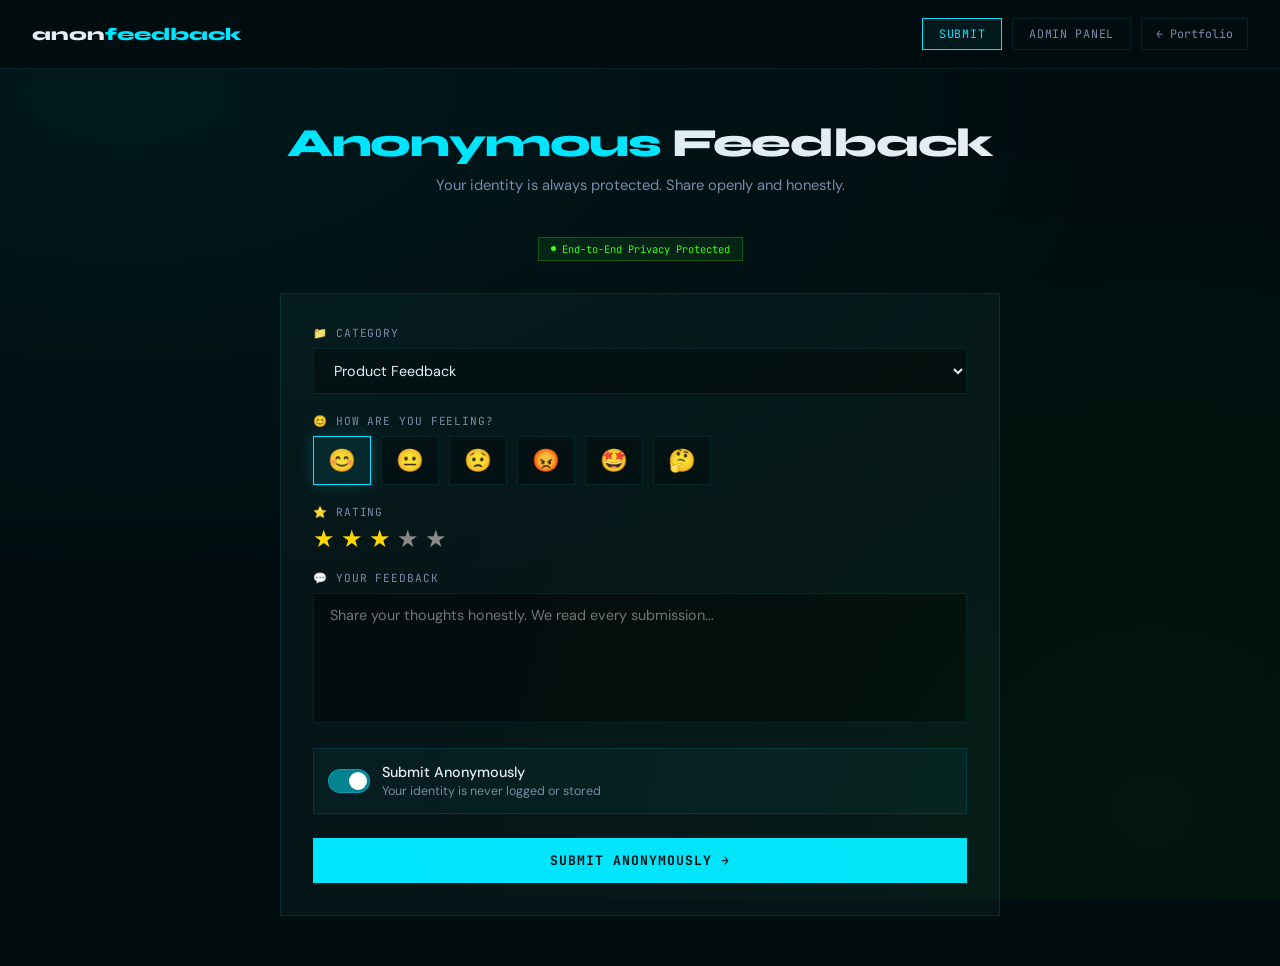
<file: projects/feedback-platform.html>
<!DOCTYPE html>
<html lang="en">
<head>
<meta charset="UTF-8"><meta name="viewport" content="width=device-width, initial-scale=1.0">
<title>Anonymous Feedback Platform — Full-Stack Demo</title>
<link href="https://fonts.googleapis.com/css2?family=Syne:wght@400;700;800&family=JetBrains+Mono:wght@400;600&family=DM+Sans:wght@300;400;500&display=swap" rel="stylesheet">
<style>
:root{--bg:#020d0f;--bg2:#041214;--card:#061618;--cyan:#00e5ff;--green:#39ff14;--purple:#b44fff;--text:#e8edf5;--muted:#7a8ba8;--border:rgba(0,229,255,0.1)}
*{margin:0;padding:0;box-sizing:border-box}
body{background:var(--bg);color:var(--text);font-family:'DM Sans',sans-serif;min-height:100vh}
.mesh{position:fixed;inset:0;background:radial-gradient(ellipse 80% 60% at 10% 10%,rgba(0,229,255,0.06),transparent),radial-gradient(ellipse 60% 80% at 90% 90%,rgba(57,255,20,0.04),transparent);pointer-events:none}
nav{display:flex;align-items:center;justify-content:space-between;padding:18px 32px;border-bottom:1px solid var(--border);background:rgba(2,13,15,0.9);backdrop-filter:blur(20px);position:sticky;top:0;z-index:100}
.logo{font-family:'Syne',sans-serif;font-weight:800;font-size:1.1rem}.logo span{color:var(--cyan)}
.nav-right{display:flex;gap:10px;align-items:center}
.tab-btn{font-family:'JetBrains Mono',monospace;font-size:.73rem;padding:7px 16px;border:1px solid var(--border);color:var(--muted);background:transparent;cursor:pointer;transition:.2s;text-transform:uppercase;letter-spacing:.06em}
.tab-btn:hover,.tab-btn.active{border-color:var(--cyan);color:var(--cyan);background:rgba(0,229,255,.06)}
.back-btn{font-family:'JetBrains Mono',monospace;font-size:.73rem;padding:7px 14px;border:1px solid var(--border);color:var(--muted);text-decoration:none;transition:.2s}
.back-btn:hover{border-color:var(--cyan);color:var(--cyan)}
/* Submit View */
.submit-view,.admin-view{display:none;max-width:760px;margin:0 auto;padding:50px 20px}
.submit-view.active,.admin-view.active{display:block}
.page-title{font-family:'Syne',sans-serif;font-size:clamp(1.6rem,4vw,2.5rem);font-weight:800;letter-spacing:-.03em;margin-bottom:8px;text-align:center}
.page-title span{color:var(--cyan)}
.page-sub{color:var(--muted);text-align:center;margin-bottom:40px;font-size:.92rem}
.form-card{background:var(--card);border:1px solid var(--border);padding:32px}
.form-group{margin-bottom:20px}
.form-group label{display:flex;align-items:center;gap:8px;font-family:'JetBrains Mono',monospace;font-size:.7rem;text-transform:uppercase;letter-spacing:.08em;color:var(--muted);margin-bottom:8px}
.form-group label .icon{color:var(--cyan)}
input,textarea,select{width:100%;background:rgba(0,0,0,.4);border:1px solid var(--border);color:var(--text);padding:12px 16px;font-family:'DM Sans',sans-serif;font-size:.9rem;outline:none;transition:.3s;resize:none}
input:focus,textarea:focus,select:focus{border-color:var(--cyan);background:rgba(0,229,255,.02)}
textarea{height:130px}
.mood-grid{display:flex;gap:10px;flex-wrap:wrap}
.mood-btn{font-size:1.4rem;padding:10px 14px;background:rgba(0,0,0,.3);border:1px solid var(--border);cursor:pointer;transition:.2s}
.mood-btn.selected{border-color:var(--cyan);background:rgba(0,229,255,.08);box-shadow:0 0 16px rgba(0,229,255,.2)}
.rating-row{display:flex;gap:6px}
.star-btn{background:none;border:none;font-size:1.5rem;cursor:pointer;transition:.2s;line-height:1;color:var(--muted);filter:grayscale(1)}
.star-btn.lit{color:#ffd700;filter:none}
.anon-row{display:flex;align-items:center;gap:12px;padding:14px;background:rgba(0,229,255,.04);border:1px solid rgba(0,229,255,.12)}
.toggle{width:42px;height:24px;background:rgba(0,229,255,.2);border-radius:12px;position:relative;cursor:pointer;transition:.3s;border:1px solid rgba(0,229,255,.3)}
.toggle.on{background:rgba(0,229,255,.5)}
.toggle::after{content:'';position:absolute;width:18px;height:18px;background:#fff;border-radius:50%;top:2px;left:2px;transition:.3s}
.toggle.on::after{transform:translateX(18px)}
.submit-btn{width:100%;padding:14px;background:var(--cyan);color:#020d0f;border:none;font-family:'JetBrains Mono',monospace;font-size:.82rem;font-weight:700;cursor:pointer;letter-spacing:.08em;text-transform:uppercase;transition:.3s;margin-top:4px}
.submit-btn:hover{box-shadow:0 0 30px rgba(0,229,255,.4);background:#20eeff}
.success-msg{display:none;text-align:center;padding:24px;background:rgba(57,255,20,.05);border:1px solid rgba(57,255,20,.2);color:var(--green);font-family:'JetBrains Mono',monospace;font-size:.85rem;line-height:1.7}
/* Admin View */
.admin-stats{display:grid;grid-template-columns:repeat(3,1fr);gap:16px;margin-bottom:28px}
.admin-stat{background:var(--card);border:1px solid var(--border);padding:20px}
.admin-stat .num{font-family:'Syne',sans-serif;font-size:1.8rem;font-weight:800;color:var(--cyan)}
.admin-stat .lbl{font-family:'JetBrains Mono',monospace;font-size:.65rem;color:var(--muted);text-transform:uppercase;letter-spacing:.1em;margin-top:4px}
.feedback-list{display:flex;flex-direction:column;gap:12px}
.fb-card{background:var(--card);border:1px solid var(--border);border-left:3px solid var(--cyan);padding:18px;transition:.2s}
.fb-card:hover{background:rgba(0,229,255,.03)}
.fb-meta{display:flex;align-items:center;gap:10px;flex-wrap:wrap;margin-bottom:10px}
.fb-anon{font-family:'JetBrains Mono',monospace;font-size:.7rem;color:var(--cyan)}
.fb-cat{font-family:'JetBrains Mono',monospace;font-size:.65rem;padding:2px 8px;background:rgba(0,229,255,.06);border:1px solid rgba(0,229,255,.15);color:var(--cyan)}
.fb-mood{font-size:1rem}
.fb-stars{font-size:.8rem;color:#ffd700}
.fb-time{font-family:'JetBrains Mono',monospace;font-size:.65rem;color:var(--muted)}
.fb-text{color:var(--text);font-size:.87rem;line-height:1.65}
.badge{display:inline-flex;align-items:center;gap:6px;font-family:'JetBrains Mono',monospace;font-size:.65rem;padding:4px 12px;background:rgba(57,255,20,.08);border:1px solid rgba(57,255,20,.25);color:var(--green)}
.badge::before{content:'';width:5px;height:5px;background:var(--green);border-radius:50%;animation:pulse 1.5s ease infinite}
@keyframes pulse{0%,100%{opacity:1;transform:scale(1)}50%{opacity:.4;transform:scale(1.5)}}
@media(max-width:600px){.admin-stats{grid-template-columns:1fr}}
</style>
</head>
<body>
<div class="mesh"></div>
<nav>
  <div class="logo">anon<span>feedback</span></div>
  <div class="nav-right">
    <button class="tab-btn active" onclick="showView('submit',this)">Submit</button>
    <button class="tab-btn" onclick="showView('admin',this)">Admin Panel</button>
    <a href="../index.html" class="back-btn">← Portfolio</a>
  </div>
</nav>

<!-- Submit View -->
<div class="submit-view active" id="submitView">
  <h1 class="page-title"><span>Anonymous</span> Feedback</h1>
  <p class="page-sub">Your identity is always protected. Share openly and honestly.</p>
  <div style="text-align:center;margin-bottom:32px"><span class="badge">End-to-End Privacy Protected</span></div>

  <div class="form-card">
    <form id="feedbackForm">
      <div class="form-group">
        <label><span class="icon">📁</span> Category</label>
        <select id="fbCategory">
          <option>Product Feedback</option><option>Bug Report</option>
          <option>Feature Request</option><option>Team / Culture</option>
          <option>General</option>
        </select>
      </div>
      <div class="form-group">
        <label><span class="icon">😊</span> How are you feeling?</label>
        <div class="mood-grid">
          <button type="button" class="mood-btn selected" onclick="selectMood(this,'😊')">😊</button>
          <button type="button" class="mood-btn" onclick="selectMood(this,'😐')">😐</button>
          <button type="button" class="mood-btn" onclick="selectMood(this,'😟')">😟</button>
          <button type="button" class="mood-btn" onclick="selectMood(this,'😡')">😡</button>
          <button type="button" class="mood-btn" onclick="selectMood(this,'🤩')">🤩</button>
          <button type="button" class="mood-btn" onclick="selectMood(this,'🤔')">🤔</button>
        </div>
      </div>
      <div class="form-group">
        <label><span class="icon">⭐</span> Rating</label>
        <div class="rating-row" id="stars">
          <button type="button" class="star-btn lit" onclick="setRating(1)">★</button>
          <button type="button" class="star-btn lit" onclick="setRating(2)">★</button>
          <button type="button" class="star-btn lit" onclick="setRating(3)">★</button>
          <button type="button" class="star-btn" onclick="setRating(4)">★</button>
          <button type="button" class="star-btn" onclick="setRating(5)">★</button>
        </div>
      </div>
      <div class="form-group">
        <label><span class="icon">💬</span> Your Feedback</label>
        <textarea id="fbText" placeholder="Share your thoughts honestly. We read every submission..." required></textarea>
      </div>
      <div class="form-group">
        <div class="anon-row">
          <div class="toggle on" id="anonToggle" onclick="this.classList.toggle('on')"></div>
          <div>
            <div style="font-size:.9rem;font-weight:500">Submit Anonymously</div>
            <div style="font-size:.78rem;color:var(--muted);margin-top:2px">Your identity is never logged or stored</div>
          </div>
        </div>
      </div>
      <button type="submit" class="submit-btn">Submit Anonymously →</button>
    </form>
    <div class="success-msg" id="successMsg">
      ✓ Feedback Received<br><br>
      Your submission has been encrypted and stored anonymously.<br>
      <span style="font-size:.75rem;color:var(--muted)">No identifying information was collected.</span>
    </div>
  </div>
</div>

<!-- Admin View -->
<div class="admin-view" id="adminView">
  <h1 class="page-title">Admin <span>Dashboard</span></h1>
  <p class="page-sub">Real-time anonymous feedback overview. All submissions are privacy-protected.</p>

  <div class="admin-stats">
    <div class="admin-stat"><div class="num" id="totalCount">0</div><div class="lbl">Total Submissions</div></div>
    <div class="admin-stat"><div class="num" id="avgRating" style="color:var(--green)">0.0</div><div class="lbl">Avg Rating</div></div>
    <div class="admin-stat"><div class="num" id="todayCount" style="color:var(--purple)">0</div><div class="lbl">Today's Submissions</div></div>
  </div>

  <div style="font-family:'JetBrains Mono',monospace;font-size:.72rem;color:var(--cyan);text-transform:uppercase;letter-spacing:.1em;margin-bottom:16px">Recent Submissions</div>
  <div class="feedback-list" id="feedbackList"></div>
</div>

<script>
let currentMood = '😊', currentRating = 3;
const submissions = [
  {cat:'Product Feedback',mood:'🤩',rating:5,text:'The new dashboard redesign is incredible. Navigation is so much more intuitive now. The performance improvements are noticeable too.',time:'2 min ago'},
  {cat:'Bug Report',mood:'😟',rating:2,text:'Found a critical issue — the export function silently fails when the dataset exceeds 10,000 rows. No error message shown to the user.',time:'15 min ago'},
  {cat:'Feature Request',mood:'😊',rating:4,text:'Would love dark mode support and keyboard shortcuts for power users. These two features would significantly improve my daily workflow.',time:'1 hr ago'},
  {cat:'Team / Culture',mood:'😊',rating:5,text:'The engineering culture here is genuinely great. People actually listen, technical debt is taken seriously, and the team is highly collaborative.',time:'3 hrs ago'},
  {cat:'General',mood:'😐',rating:3,text:'Documentation could be improved significantly. Some API endpoints are undocumented and new developers struggle to onboard without hand-holding.',time:'1 day ago'}
];

function selectMood(btn, mood) {
  document.querySelectorAll('.mood-btn').forEach(b => b.classList.remove('selected'));
  btn.classList.add('selected'); currentMood = mood;
}
function setRating(n) {
  currentRating = n;
  document.querySelectorAll('.star-btn').forEach((s,i) => s.classList.toggle('lit', i < n));
}

document.getElementById('feedbackForm').addEventListener('submit', (e) => {
  e.preventDefault();
  const text = document.getElementById('fbText').value.trim();
  if (!text) return;
  const newEntry = {
    cat: document.getElementById('fbCategory').value,
    mood: currentMood, rating: currentRating, text, time: 'Just now'
  };
  submissions.unshift(newEntry);
  document.getElementById('feedbackForm').style.display = 'none';
  document.getElementById('successMsg').style.display = 'block';
  renderAdmin();
  setTimeout(() => {
    document.getElementById('feedbackForm').reset();
    document.getElementById('feedbackForm').style.display = 'block';
    document.getElementById('successMsg').style.display = 'none';
    currentMood = '😊'; currentRating = 3;
    document.querySelectorAll('.mood-btn')[0].classList.add('selected');
    document.querySelectorAll('.star-btn').forEach((s,i) => s.classList.toggle('lit', i < 3));
  }, 2500);
});

function renderAdmin() {
  document.getElementById('totalCount').textContent = submissions.length + 127;
  const avg = (submissions.reduce((a,b)=>a+b.rating,0)/submissions.length).toFixed(1);
  document.getElementById('avgRating').textContent = avg;
  document.getElementById('todayCount').textContent = submissions.filter(s=>s.time.includes('min')||s.time==='Just now').length + 8;
  const list = document.getElementById('feedbackList');
  list.innerHTML = submissions.map(s=>`
    <div class="fb-card">
      <div class="fb-meta">
        <span class="fb-anon">~anon_${Math.random().toString(36).substr(2,5)}</span>
        <span class="fb-cat">${s.cat}</span>
        <span class="fb-mood">${s.mood}</span>
        <span class="fb-stars">${'★'.repeat(s.rating)}${'☆'.repeat(5-s.rating)}</span>
        <span class="fb-time">${s.time}</span>
      </div>
      <div class="fb-text">${s.text}</div>
    </div>`).join('');
}

function showView(view, btn) {
  document.querySelectorAll('.tab-btn').forEach(b=>b.classList.remove('active'));
  btn.classList.add('active');
  document.getElementById('submitView').classList.remove('active');
  document.getElementById('adminView').classList.remove('active');
  document.getElementById(view+'View').classList.add('active');
  if (view==='admin') renderAdmin();
}

renderAdmin();
</script>
</body>
</html>
</file>
<file: css/style.css>
/* ============================================
   JOSEPH ODHIAMBO PORTFOLIO - MAIN STYLESHEET
   Theme: Dark Tech Noir + Electric Accents
   ============================================ */

@import url('https://fonts.googleapis.com/css2?family=Syne:wght@400;600;700;800&family=JetBrains+Mono:wght@300;400;600&family=DM+Sans:wght@300;400;500&display=swap');

/* ── CSS Variables ── */
:root {
  --bg-primary: #050811;
  --bg-secondary: #090e1a;
  --bg-card: #0d1424;
  --bg-card-hover: #111929;

  --accent-cyan: #00e5ff;
  --accent-green: #39ff14;
  --accent-purple: #b44fff;
  --accent-orange: #ff6b35;

  --text-primary: #e8edf5;
  --text-secondary: #7a8ba8;
  --text-muted: #3d4f6b;

  --border: rgba(0, 229, 255, 0.12);
  --border-bright: rgba(0, 229, 255, 0.4);

  --glow-cyan: 0 0 20px rgba(0,229,255,0.35), 0 0 60px rgba(0,229,255,0.1);
  --glow-green: 0 0 20px rgba(57,255,20,0.35), 0 0 60px rgba(57,255,20,0.1);

  --font-display: 'Syne', sans-serif;
  --font-mono: 'JetBrains Mono', monospace;
  --font-body: 'DM Sans', sans-serif;

  --transition: all 0.3s cubic-bezier(0.4, 0, 0.2, 1);
  --transition-slow: all 0.6s cubic-bezier(0.4, 0, 0.2, 1);
}

/* ── Reset & Base ── */
*, *::before, *::after { box-sizing: border-box; margin: 0; padding: 0; }

html { scroll-behavior: smooth; }

body {
  background: var(--bg-primary);
  color: var(--text-primary);
  font-family: var(--font-body);
  font-size: 16px;
  line-height: 1.6;
  overflow-x: hidden;
  cursor: none;
}

/* ── Custom Cursor ── */
#cursor {
  width: 12px; height: 12px;
  background: var(--accent-cyan);
  border-radius: 50%;
  position: fixed;
  top: 0; left: 0;
  pointer-events: none;
  z-index: 99999;
  transition: transform 0.15s ease, width 0.2s, height 0.2s;
  mix-blend-mode: difference;
}
#cursor-ring {
  width: 36px; height: 36px;
  border: 1.5px solid rgba(0,229,255,0.5);
  border-radius: 50%;
  position: fixed;
  top: 0; left: 0;
  pointer-events: none;
  z-index: 99998;
  transition: transform 0.4s ease;
}
body:hover #cursor { transform: translate(-50%,-50%); }
a:hover ~ #cursor, button:hover ~ #cursor { transform: translate(-50%,-50%) scale(2.5); }

/* ── Scrollbar ── */
::-webkit-scrollbar { width: 4px; }
::-webkit-scrollbar-track { background: var(--bg-secondary); }
::-webkit-scrollbar-thumb { background: var(--accent-cyan); border-radius: 4px; }

/* ── Canvas Background ── */
#bg-canvas {
  position: fixed;
  top: 0; left: 0;
  width: 100%; height: 100%;
  z-index: 0;
  pointer-events: none;
}

/* ── Noise Overlay ── */
.noise-overlay {
  position: fixed;
  top: 0; left: 0;
  width: 100%; height: 100%;
  z-index: 1;
  pointer-events: none;
  opacity: 0.025;
  background-image: url("data:image/svg+xml,%3Csvg viewBox='0 0 256 256' xmlns='http://www.w3.org/2000/svg'%3E%3Cfilter id='noise'%3E%3CfeTurbulence type='fractalNoise' baseFrequency='0.9' numOctaves='4'/%3E%3C/filter%3E%3Crect width='100%25' height='100%25' filter='url(%23noise)'/%3E%3C/svg%3E");
}

/* ── Layout ── */
.container {
  max-width: 1200px;
  margin: 0 auto;
  padding: 0 24px;
  position: relative;
  z-index: 2;
}

section { position: relative; z-index: 2; }

/* ── Navigation ── */
nav {
  position: fixed;
  top: 0; left: 0; right: 0;
  z-index: 1000;
  padding: 20px 0;
  transition: var(--transition);
}
nav.scrolled {
  background: rgba(5,8,17,0.85);
  backdrop-filter: blur(20px);
  border-bottom: 1px solid var(--border);
  padding: 14px 0;
}
.nav-inner {
  display: flex;
  align-items: center;
  justify-content: space-between;
  max-width: 1200px;
  margin: 0 auto;
  padding: 0 24px;
}
.nav-logo {
  font-family: var(--font-display);
  font-size: 1.2rem;
  font-weight: 800;
  color: var(--text-primary);
  text-decoration: none;
  letter-spacing: -0.02em;
}
.nav-logo span { color: var(--accent-cyan); }

.nav-links {
  display: flex;
  gap: 36px;
  list-style: none;
}
.nav-links a {
  font-family: var(--font-mono);
  font-size: 0.78rem;
  color: var(--text-secondary);
  text-decoration: none;
  letter-spacing: 0.08em;
  text-transform: uppercase;
  transition: var(--transition);
  position: relative;
}
.nav-links a::after {
  content: '';
  position: absolute;
  bottom: -4px; left: 0;
  width: 0; height: 1px;
  background: var(--accent-cyan);
  transition: var(--transition);
}
.nav-links a:hover { color: var(--accent-cyan); }
.nav-links a:hover::after { width: 100%; }

.nav-cta {
  font-family: var(--font-mono);
  font-size: 0.78rem;
  padding: 8px 20px;
  border: 1px solid var(--accent-cyan);
  color: var(--accent-cyan);
  background: transparent;
  text-decoration: none;
  letter-spacing: 0.08em;
  text-transform: uppercase;
  transition: var(--transition);
  cursor: none;
}
.nav-cta:hover {
  background: var(--accent-cyan);
  color: var(--bg-primary);
  box-shadow: var(--glow-cyan);
}

/* Hamburger */
.hamburger {
  display: none;
  flex-direction: column;
  gap: 5px;
  cursor: none;
  background: none;
  border: none;
  padding: 4px;
}
.hamburger span {
  display: block;
  width: 24px; height: 2px;
  background: var(--text-primary);
  transition: var(--transition);
}

/* Mobile Nav */
.mobile-nav {
  display: none;
  position: fixed;
  top: 0; left: 0; right: 0; bottom: 0;
  background: rgba(5,8,17,0.97);
  backdrop-filter: blur(20px);
  z-index: 999;
  flex-direction: column;
  align-items: center;
  justify-content: center;
  gap: 40px;
}
.mobile-nav.open { display: flex; }
.mobile-nav a {
  font-family: var(--font-display);
  font-size: 2rem;
  font-weight: 700;
  color: var(--text-primary);
  text-decoration: none;
  transition: var(--transition);
}
.mobile-nav a:hover { color: var(--accent-cyan); }
.mobile-nav-close {
  position: absolute;
  top: 24px; right: 24px;
  background: none;
  border: none;
  color: var(--text-primary);
  font-size: 1.5rem;
  cursor: none;
}

/* ── Hero ── */
#hero {
  min-height: 100vh;
  display: flex;
  align-items: center;
  padding: 120px 0 80px;
}
.hero-grid {
  display: grid;
  grid-template-columns: 1fr 1fr;
  gap: 80px;
  align-items: center;
}
.hero-tag {
  font-family: var(--font-mono);
  font-size: 0.75rem;
  color: var(--accent-green);
  letter-spacing: 0.15em;
  text-transform: uppercase;
  margin-bottom: 20px;
  display: flex;
  align-items: center;
  gap: 10px;
}
.hero-tag::before {
  content: '';
  display: inline-block;
  width: 24px; height: 1px;
  background: var(--accent-green);
}
.hero-name {
  font-family: var(--font-display);
  font-size: clamp(2.8rem, 6vw, 5rem);
  font-weight: 800;
  line-height: 1.05;
  letter-spacing: -0.03em;
  margin-bottom: 8px;
}
.hero-name .line { display: block; }
.hero-name .highlight { color: var(--accent-cyan); }

.hero-title {
  font-family: var(--font-mono);
  font-size: 1rem;
  color: var(--text-secondary);
  margin-bottom: 28px;
  padding-left: 2px;
}
.hero-title .typed-text { color: var(--accent-cyan); }
.hero-title .cursor-blink {
  display: inline-block;
  width: 2px; height: 1em;
  background: var(--accent-cyan);
  margin-left: 2px;
  animation: blink 1s step-end infinite;
  vertical-align: middle;
}
@keyframes blink { 0%,100%{opacity:1} 50%{opacity:0} }

.hero-desc {
  color: var(--text-secondary);
  font-size: 1.05rem;
  line-height: 1.75;
  max-width: 480px;
  margin-bottom: 40px;
}

.hero-actions {
  display: flex;
  gap: 16px;
  flex-wrap: wrap;
}

/* ── Buttons ── */
.btn-primary {
  font-family: var(--font-mono);
  font-size: 0.82rem;
  font-weight: 600;
  letter-spacing: 0.06em;
  text-transform: uppercase;
  padding: 14px 32px;
  background: var(--accent-cyan);
  color: var(--bg-primary);
  border: none;
  text-decoration: none;
  display: inline-flex;
  align-items: center;
  gap: 8px;
  transition: var(--transition);
  cursor: none;
  position: relative;
  overflow: hidden;
}
.btn-primary::before {
  content: '';
  position: absolute;
  top: 0; left: -100%;
  width: 100%; height: 100%;
  background: rgba(255,255,255,0.15);
  transition: left 0.3s ease;
}
.btn-primary:hover { box-shadow: var(--glow-cyan); transform: translateY(-2px); }
.btn-primary:hover::before { left: 100%; }

.btn-secondary {
  font-family: var(--font-mono);
  font-size: 0.82rem;
  font-weight: 600;
  letter-spacing: 0.06em;
  text-transform: uppercase;
  padding: 14px 32px;
  background: transparent;
  color: var(--text-primary);
  border: 1px solid var(--border-bright);
  text-decoration: none;
  display: inline-flex;
  align-items: center;
  gap: 8px;
  transition: var(--transition);
  cursor: none;
}
.btn-secondary:hover {
  border-color: var(--accent-cyan);
  color: var(--accent-cyan);
  background: rgba(0,229,255,0.05);
}

/* ── Hero Visual ── */
.hero-visual {
  position: relative;
  display: flex;
  align-items: center;
  justify-content: center;
}
.hero-card {
  position: relative;
  width: 340px; height: 340px;
  border: 1px solid var(--border);
  background: var(--bg-card);
  display: flex;
  align-items: center;
  justify-content: center;
  overflow: hidden;
}
.hero-card::before {
  content: '';
  position: absolute;
  top: -1px; right: 60px;
  width: 80px; height: 1px;
  background: var(--accent-cyan);
  box-shadow: var(--glow-cyan);
}
.hero-card::after {
  content: '';
  position: absolute;
  bottom: 60px; right: -1px;
  width: 1px; height: 80px;
  background: var(--accent-cyan);
  box-shadow: var(--glow-cyan);
}
.hero-avatar {
  width: 180px; height: 180px;
  border-radius: 50%;
  background: linear-gradient(135deg, var(--bg-secondary), var(--bg-card-hover));
  border: 2px solid var(--border-bright);
  display: flex;
  align-items: center;
  justify-content: center;
  font-family: var(--font-display);
  font-size: 4rem;
  font-weight: 800;
  color: var(--accent-cyan);
  position: relative;
  z-index: 1;
}
.hero-avatar-ring {
  position: absolute;
  width: 220px; height: 220px;
  border-radius: 50%;
  border: 1px dashed rgba(0,229,255,0.2);
  animation: spin 20s linear infinite;
}
@keyframes spin { from{transform:rotate(0deg)} to{transform:rotate(360deg)} }

.hero-stats-row {
  position: absolute;
  bottom: 28px; left: 28px;
  display: flex;
  gap: 24px;
}
.stat-chip {
  display: flex;
  flex-direction: column;
}
.stat-chip .num {
  font-family: var(--font-display);
  font-size: 1.4rem;
  font-weight: 800;
  color: var(--accent-cyan);
  line-height: 1;
}
.stat-chip .label {
  font-family: var(--font-mono);
  font-size: 0.65rem;
  color: var(--text-muted);
  text-transform: uppercase;
  letter-spacing: 0.1em;
  margin-top: 2px;
}

/* ── Section Headers ── */
.section-header {
  text-align: center;
  margin-bottom: 70px;
}
.section-tag {
  font-family: var(--font-mono);
  font-size: 0.73rem;
  color: var(--accent-green);
  letter-spacing: 0.15em;
  text-transform: uppercase;
  margin-bottom: 14px;
  display: block;
}
.section-title {
  font-family: var(--font-display);
  font-size: clamp(2rem, 4vw, 3rem);
  font-weight: 800;
  letter-spacing: -0.03em;
  line-height: 1.1;
}
.section-title span { color: var(--accent-cyan); }
.section-divider {
  width: 48px; height: 2px;
  background: var(--accent-cyan);
  margin: 20px auto 0;
  box-shadow: var(--glow-cyan);
}

/* ── Skills ── */
#skills { padding: 100px 0; }

.skills-grid {
  display: grid;
  grid-template-columns: repeat(auto-fill, minmax(300px, 1fr));
  gap: 24px;
}
.skill-card {
  background: var(--bg-card);
  border: 1px solid var(--border);
  padding: 28px;
  transition: var(--transition);
  position: relative;
  overflow: hidden;
}
.skill-card::before {
  content: '';
  position: absolute;
  top: 0; left: 0;
  width: 3px; height: 0;
  background: var(--accent-cyan);
  transition: height 0.4s ease;
}
.skill-card:hover { border-color: var(--border-bright); background: var(--bg-card-hover); }
.skill-card:hover::before { height: 100%; }

.skill-card-title {
  font-family: var(--font-mono);
  font-size: 0.7rem;
  color: var(--accent-cyan);
  text-transform: uppercase;
  letter-spacing: 0.1em;
  margin-bottom: 16px;
}
.skill-tags {
  display: flex;
  flex-wrap: wrap;
  gap: 8px;
}
.skill-tag {
  font-family: var(--font-mono);
  font-size: 0.75rem;
  padding: 5px 12px;
  background: rgba(0,229,255,0.06);
  border: 1px solid rgba(0,229,255,0.15);
  color: var(--text-secondary);
  transition: var(--transition);
}
.skill-tag:hover {
  background: rgba(0,229,255,0.12);
  border-color: var(--accent-cyan);
  color: var(--accent-cyan);
}

/* ── Projects ── */
#projects { padding: 100px 0; }

.projects-filter {
  display: flex;
  gap: 12px;
  flex-wrap: wrap;
  justify-content: center;
  margin-bottom: 48px;
}
.filter-btn {
  font-family: var(--font-mono);
  font-size: 0.73rem;
  padding: 8px 20px;
  border: 1px solid var(--border);
  background: transparent;
  color: var(--text-secondary);
  cursor: none;
  transition: var(--transition);
  text-transform: uppercase;
  letter-spacing: 0.06em;
}
.filter-btn.active, .filter-btn:hover {
  border-color: var(--accent-cyan);
  color: var(--accent-cyan);
  background: rgba(0,229,255,0.06);
}

.projects-grid {
  display: grid;
  grid-template-columns: repeat(auto-fill, minmax(340px, 1fr));
  gap: 24px;
}
.project-card {
  background: var(--bg-card);
  border: 1px solid var(--border);
  overflow: hidden;
  transition: var(--transition);
  position: relative;
  display: flex;
  flex-direction: column;
}
.project-card:hover {
  border-color: var(--border-bright);
  transform: translateY(-4px);
  box-shadow: 0 20px 60px rgba(0,0,0,0.4), 0 0 40px rgba(0,229,255,0.06);
}

.project-header {
  height: 180px;
  position: relative;
  overflow: hidden;
  display: flex;
  align-items: center;
  justify-content: center;
}
.project-icon {
  font-size: 3.5rem;
  position: relative;
  z-index: 1;
  filter: drop-shadow(0 0 20px currentColor);
}
.project-header-bg {
  position: absolute;
  inset: 0;
  opacity: 0.08;
}

.project-body { padding: 24px; flex: 1; display: flex; flex-direction: column; }
.project-category {
  font-family: var(--font-mono);
  font-size: 0.68rem;
  color: var(--accent-green);
  text-transform: uppercase;
  letter-spacing: 0.1em;
  margin-bottom: 10px;
}
.project-name {
  font-family: var(--font-display);
  font-size: 1.15rem;
  font-weight: 700;
  margin-bottom: 10px;
  letter-spacing: -0.01em;
}
.project-desc {
  font-size: 0.88rem;
  color: var(--text-secondary);
  line-height: 1.65;
  flex: 1;
  margin-bottom: 20px;
}
.project-tech {
  display: flex;
  flex-wrap: wrap;
  gap: 6px;
  margin-bottom: 20px;
}
.tech-chip {
  font-family: var(--font-mono);
  font-size: 0.68rem;
  padding: 3px 9px;
  border: 1px solid rgba(180,79,255,0.25);
  color: var(--accent-purple);
  background: rgba(180,79,255,0.05);
}
.project-actions { display: flex; gap: 10px; }
.btn-project {
  font-family: var(--font-mono);
  font-size: 0.73rem;
  padding: 8px 18px;
  border: 1px solid var(--border-bright);
  color: var(--accent-cyan);
  background: transparent;
  text-decoration: none;
  cursor: none;
  transition: var(--transition);
  text-transform: uppercase;
  letter-spacing: 0.05em;
}
.btn-project:hover { background: var(--accent-cyan); color: var(--bg-primary); }

/* ── About ── */
#about { padding: 100px 0; }

.about-grid {
  display: grid;
  grid-template-columns: 1fr 1fr;
  gap: 80px;
  align-items: center;
}
.about-text p {
  color: var(--text-secondary);
  margin-bottom: 20px;
  line-height: 1.8;
}
.about-text p strong { color: var(--text-primary); }

.achievements-list {
  list-style: none;
  margin-top: 24px;
  display: flex;
  flex-direction: column;
  gap: 12px;
}
.achievements-list li {
  display: flex;
  align-items: flex-start;
  gap: 12px;
  font-size: 0.9rem;
  color: var(--text-secondary);
}
.achievements-list li::before {
  content: '▸';
  color: var(--accent-cyan);
  flex-shrink: 0;
  margin-top: 2px;
}

.strengths-grid {
  display: grid;
  grid-template-columns: 1fr 1fr;
  gap: 16px;
}
.strength-item {
  background: var(--bg-card);
  border: 1px solid var(--border);
  padding: 20px;
  transition: var(--transition);
}
.strength-item:hover { border-color: var(--border-bright); }
.strength-icon { font-size: 1.8rem; margin-bottom: 10px; }
.strength-title {
  font-family: var(--font-display);
  font-size: 0.9rem;
  font-weight: 700;
  margin-bottom: 6px;
}
.strength-desc { font-size: 0.82rem; color: var(--text-secondary); line-height: 1.5; }

/* ── Contact ── */
#contact { padding: 100px 0 80px; }

.contact-wrapper {
  display: grid;
  grid-template-columns: 1fr 1.4fr;
  gap: 60px;
  align-items: start;
}
.contact-info p {
  color: var(--text-secondary);
  margin-bottom: 32px;
  line-height: 1.75;
}
.contact-detail {
  display: flex;
  align-items: center;
  gap: 12px;
  margin-bottom: 16px;
  font-family: var(--font-mono);
  font-size: 0.85rem;
  color: var(--text-secondary);
}
.contact-detail span:first-child { color: var(--accent-cyan); }

.contact-form {
  background: var(--bg-card);
  border: 1px solid var(--border);
  padding: 36px;
}
.form-row {
  display: grid;
  grid-template-columns: 1fr 1fr;
  gap: 16px;
}
.form-group { margin-bottom: 20px; }
.form-group label {
  display: block;
  font-family: var(--font-mono);
  font-size: 0.73rem;
  text-transform: uppercase;
  letter-spacing: 0.08em;
  color: var(--text-muted);
  margin-bottom: 8px;
}
.form-group input,
.form-group textarea,
.form-group select {
  width: 100%;
  background: var(--bg-secondary);
  border: 1px solid var(--border);
  color: var(--text-primary);
  padding: 12px 16px;
  font-family: var(--font-body);
  font-size: 0.9rem;
  transition: var(--transition);
  outline: none;
  resize: none;
}
.form-group input:focus,
.form-group textarea:focus,
.form-group select:focus {
  border-color: var(--accent-cyan);
  background: rgba(0,229,255,0.03);
}
.form-group textarea { height: 120px; }
.form-success {
  display: none;
  text-align: center;
  padding: 20px;
  background: rgba(57,255,20,0.05);
  border: 1px solid rgba(57,255,20,0.2);
  color: var(--accent-green);
  font-family: var(--font-mono);
  font-size: 0.85rem;
}

/* ── Footer ── */
footer {
  border-top: 1px solid var(--border);
  padding: 28px 0;
  position: relative;
  z-index: 2;
}
.footer-inner {
  display: flex;
  align-items: center;
  justify-content: space-between;
  max-width: 1200px;
  margin: 0 auto;
  padding: 0 24px;
}
.footer-copy {
  font-family: var(--font-mono);
  font-size: 0.75rem;
  color: var(--text-muted);
}
.footer-copy span { color: var(--accent-cyan); }
.footer-links { display: flex; gap: 20px; }
.footer-links a {
  font-family: var(--font-mono);
  font-size: 0.75rem;
  color: var(--text-muted);
  text-decoration: none;
  transition: var(--transition);
}
.footer-links a:hover { color: var(--accent-cyan); }

/* ── Scroll Reveal Animations ── */
.reveal {
  opacity: 0;
  transform: translateY(30px);
  transition: opacity 0.7s ease, transform 0.7s ease;
}
.reveal.revealed {
  opacity: 1;
  transform: translateY(0);
}
.reveal-delay-1 { transition-delay: 0.1s; }
.reveal-delay-2 { transition-delay: 0.2s; }
.reveal-delay-3 { transition-delay: 0.3s; }
.reveal-delay-4 { transition-delay: 0.4s; }
.reveal-delay-5 { transition-delay: 0.5s; }

/* ── Glitch Effect ── */
@keyframes glitch {
  0% { clip-path: inset(0 0 98% 0); transform: translateX(-4px); }
  10% { clip-path: inset(0 0 80% 0); transform: translateX(4px); }
  20% { clip-path: inset(40% 0 40% 0); transform: translateX(-2px); }
  30% { clip-path: inset(70% 0 10% 0); transform: translateX(3px); }
  40% { clip-path: inset(90% 0 2% 0); transform: translateX(-3px); }
  50% { clip-path: inset(0 0 0 0); transform: translateX(0); }
  100% { clip-path: inset(0 0 0 0); transform: translateX(0); }
}

/* ── Live Demo Badge ── */
.live-badge {
  display: inline-flex;
  align-items: center;
  gap: 6px;
  font-family: var(--font-mono);
  font-size: 0.65rem;
  padding: 3px 9px;
  background: rgba(57,255,20,0.08);
  border: 1px solid rgba(57,255,20,0.3);
  color: var(--accent-green);
  margin-left: 8px;
  vertical-align: middle;
}
.live-badge::before {
  content: '';
  width: 5px; height: 5px;
  background: var(--accent-green);
  border-radius: 50%;
  animation: pulse 1.5s ease infinite;
}
@keyframes pulse {
  0%,100% { opacity: 1; transform: scale(1); }
  50% { opacity: 0.4; transform: scale(1.5); }
}

/* ── Responsive ── */
@media (max-width: 900px) {
  .hero-grid { grid-template-columns: 1fr; gap: 60px; }
  .hero-visual { order: -1; }
  .about-grid { grid-template-columns: 1fr; gap: 40px; }
  .contact-wrapper { grid-template-columns: 1fr; }
}

@media (max-width: 768px) {
  .nav-links, .nav-cta { display: none; }
  .hamburger { display: flex; }

  .hero-name { font-size: clamp(2.2rem, 8vw, 3.2rem); }
  .hero-card { width: 280px; height: 280px; }
  .hero-avatar { width: 140px; height: 140px; font-size: 3rem; }

  .projects-grid { grid-template-columns: 1fr; }
  .strengths-grid { grid-template-columns: 1fr; }
  .form-row { grid-template-columns: 1fr; }
  .footer-inner { flex-direction: column; gap: 12px; text-align: center; }

  body { cursor: auto; }
  #cursor, #cursor-ring { display: none; }
}

@media (max-width: 480px) {
  .container { padding: 0 16px; }
  .hero-actions { flex-direction: column; }
  .btn-primary, .btn-secondary { width: 100%; justify-content: center; }
  .hero-stats-row { gap: 16px; }
}
</file>
